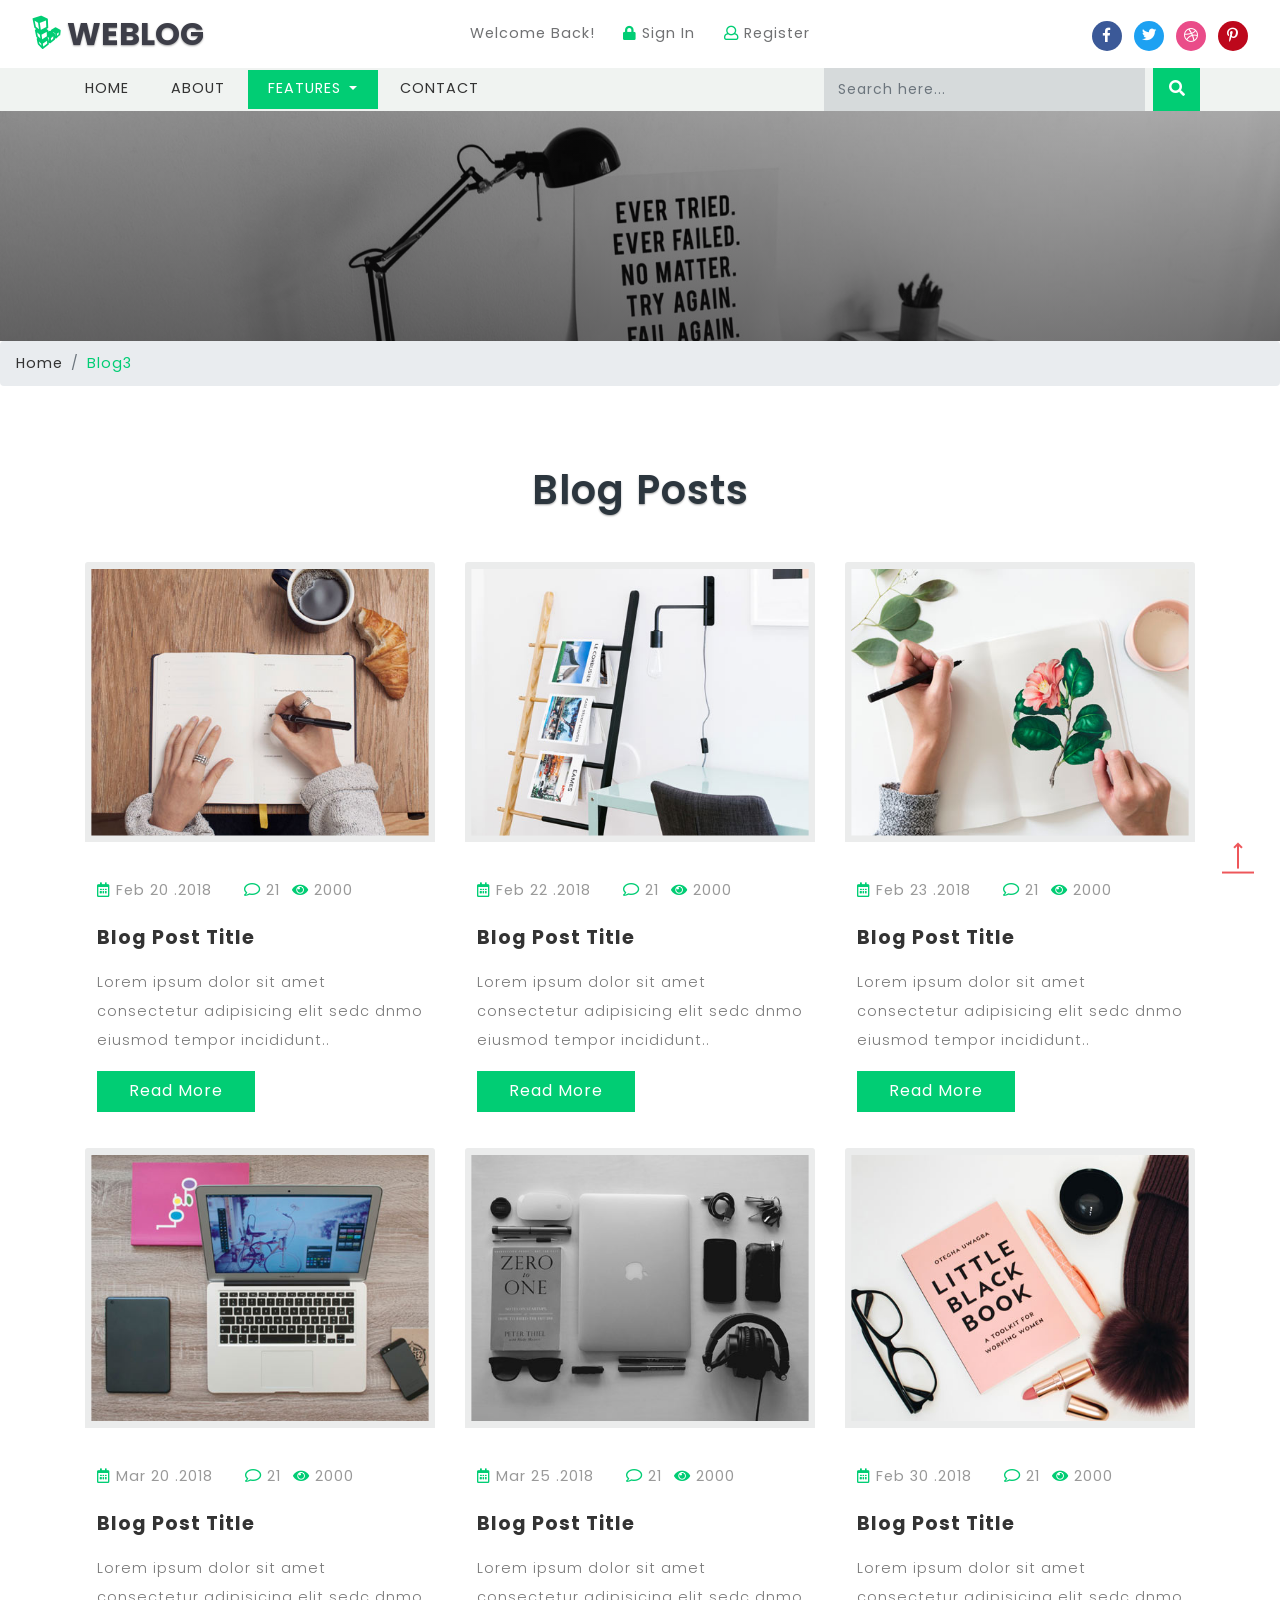
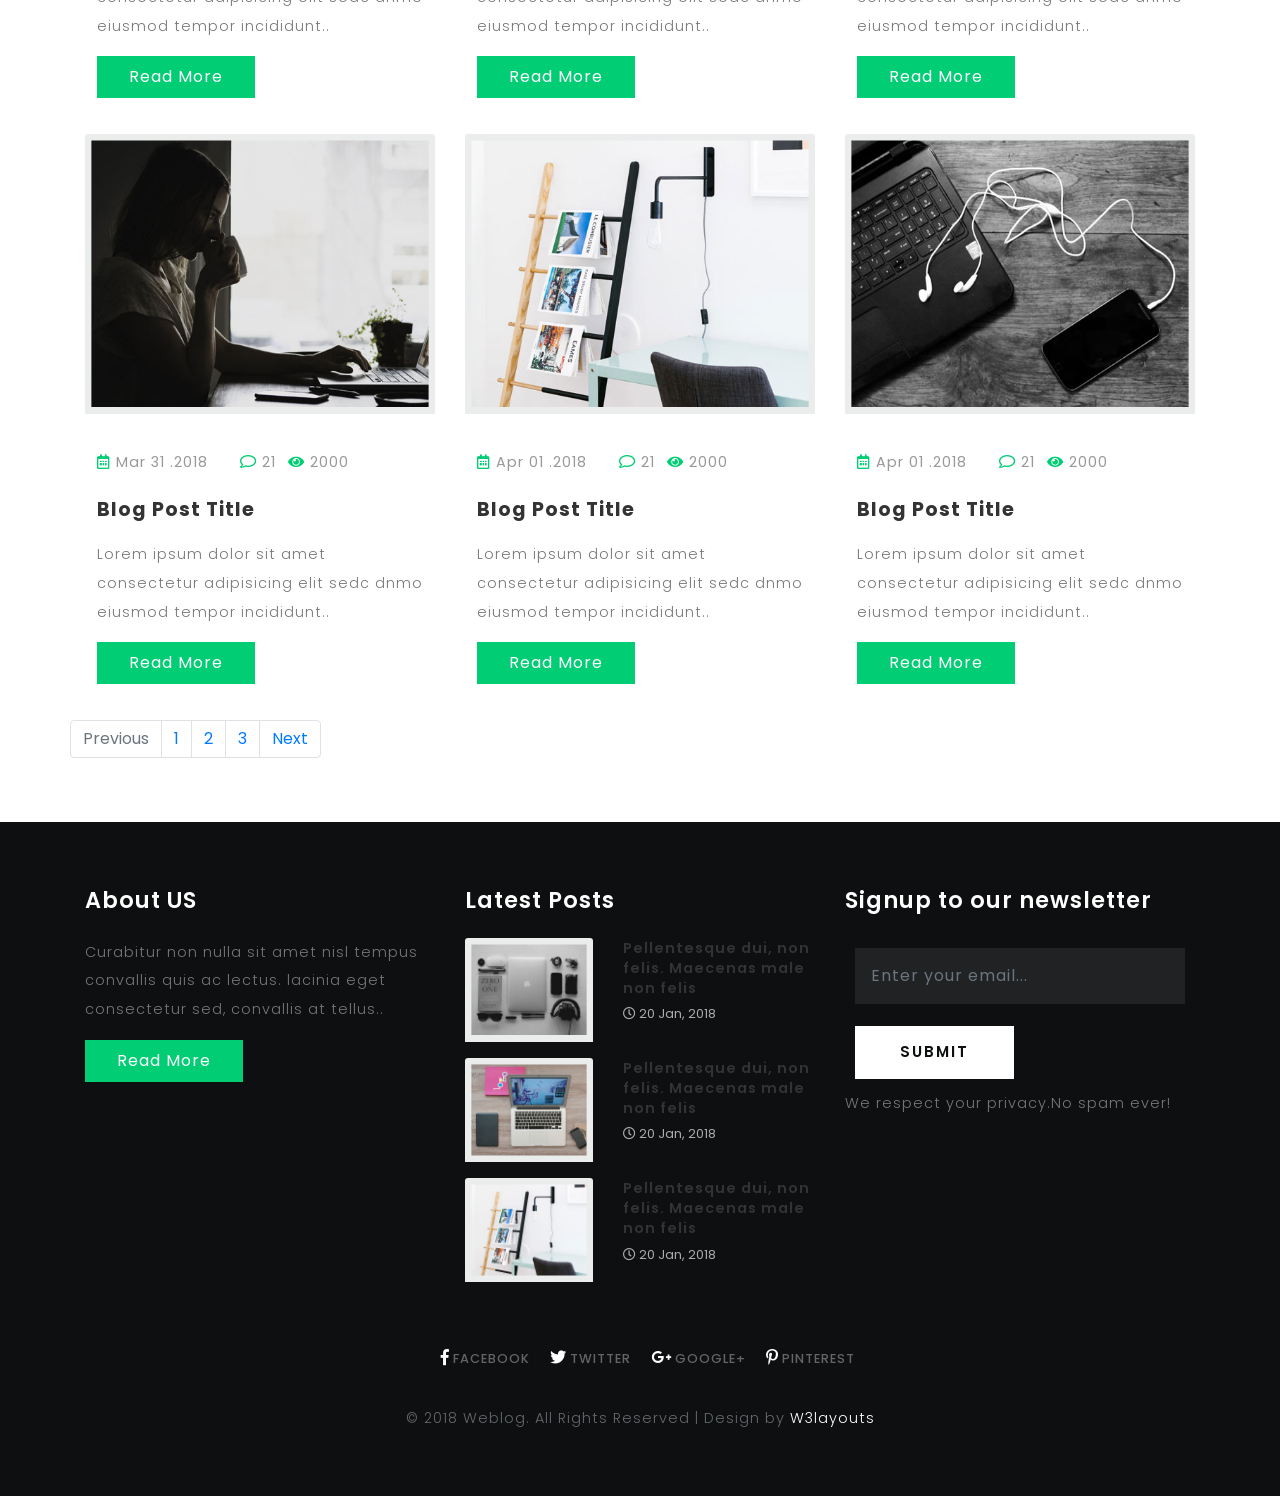
<file: CoreBlog/wwwroot/web/index.html>
<!--
	Author: W3layouts
	Author URL: http://w3layouts.com
	License: Creative Commons Attribution 3.0 Unported
	License URL: http://creativecommons.org/licenses/by/3.0/
-->

<!DOCTYPE html>
<html lang="zxx">

<head>
	<title>Weblog a Blogging Category Bootstrap responsive WebTemplate | Blog3 :: w3layouts</title>
	<meta name="viewport" content="width=device-width, initial-scale=1">
	<meta charset="utf-8">
	<meta name="keywords" content="Weblog a Responsive web template, Bootstrap Web Templates, Flat Web Templates, Android Compatible web template,
Smartphone Compatible web template, free webdesigns for Nokia, Samsung, LG, SonyEricsson, Motorola web design" />

	<script>addEventListener("load", function () {
			setTimeout(hideURLbar, 0);
		}, false);

		function hideURLbar() {
			window.scrollTo(0, 1);
		}</script>
	<link href="css/bootstrap.css" rel='stylesheet' type='text/css' />
	<link rel="stylesheet" href="css/single.css">
	<link href="css/style.css" rel='stylesheet' type='text/css' />
	<link href="css/fontawesome-all.css" rel="stylesheet">
	<link href="//fonts.googleapis.com/css?family=Poppins:100,100i,200,200i,300,300i,400,400i,500,500i,600,600i,700,700i,800"
		  rel="stylesheet">
</head>

<body>
	<!--Header-->

	<header>
		<div class="top-bar_sub_w3layouts container-fluid">
			<div class="row">
				<div class="col-md-4 logo text-left">
					<a class="navbar-brand" href="index.html">
						<i class="fab fa-linode"></i> Weblog
					</a>
				</div>
				<div class="col-md-4 top-forms text-center mt-lg-3 mt-md-1 mt-0">
					<span>Welcome Back!</span>
					<span class="mx-lg-4 mx-md-2  mx-1">
						<a href="login.html">
							<i class="fas fa-lock"></i> Sign In
						</a>
					</span>
					<span>
						<a href="register.html">
							<i class="far fa-user"></i> Register
						</a>
					</span>
				</div>
				<div class="col-md-4 log-icons text-right">

					<ul class="social_list1 mt-3">

						<li>
							<a href="#" class="facebook1 mx-2">
								<i class="fab fa-facebook-f"></i>

							</a>
						</li>
						<li>
							<a href="#" class="twitter2">
								<i class="fab fa-twitter"></i>

							</a>
						</li>
						<li>
							<a href="#" class="dribble3 mx-2">
								<i class="fab fa-dribbble"></i>
							</a>
						</li>
						<li>
							<a href="#" class="pin">
								<i class="fab fa-pinterest-p"></i>
							</a>
						</li>
					</ul>
				</div>
			</div>
		</div>

		<div class="header_top" id="home">
			<nav class="navbar navbar-expand-lg navbar-light bg-light">
				<button class="navbar-toggler navbar-toggler-right mx-auto" type="button" data-toggle="collapse" data-target="#navbarSupportedContent" aria-controls="navbarSupportedContent"
						aria-expanded="false" aria-label="Toggle navigation">
					<span class="navbar-toggler-icon"></span>
				</button>


				<div class="collapse navbar-collapse" id="navbarSupportedContent">
					<ul class="navbar-nav mr-auto">
						<li class="nav-item">
							<a class="nav-link" href="index.html">
								Home
								<span class="sr-only">(current)</span>
							</a>
						</li>
						<li class="nav-item">
							<a class="nav-link" href="about.html">About</a>
						</li>
						<li class="nav-item dropdown active">
							<a class="nav-link dropdown-toggle" href="#" id="navbarDropdown" role="button" data-toggle="dropdown" aria-haspopup="true"
							   aria-expanded="false">
								Features
							</a>
							<div class="dropdown-menu" aria-labelledby="navbarDropdown">
								<a class="dropdown-item" href="#"></a>
								<a class="dropdown-item" href="blog1.html">Standard Blog</a>
								<div class="dropdown-divider"></div>
								<a class="dropdown-item" href="blog2.html">2 Column Blog</a>
								<div class="dropdown-divider"></div>
								<a class="dropdown-item" href="blog3.html">3 Column Blog</a>

							</div>
						</li>
						<li class="nav-item">
							<a class="nav-link" href="contact.html">Contact</a>
						</li>

					</ul>
					<form action="#" method="post" class="form-inline my-2 my-lg-0 header-search">
						<input class="form-control mr-sm-2" type="search" placeholder="Search here..." name="Search" required="">
						<button class="btn btn1 my-2 my-sm-0" type="submit">
							<i class="fas fa-search"></i>
						</button>
					</form>



				</div>
			</nav>

		</div>
	</header>
	<!--//header-->
	<!--/banner-->
	<div class="banner-inner">
	</div>
	<ol class="breadcrumb">
		<li class="breadcrumb-item">
			<a href="index.html">Home</a>
		</li>
		<li class="breadcrumb-item active">Blog3</li>
	</ol>
	<!--//banner-->
	<!--/main-->
	<section class="main-content-w3layouts-agileits">
		<div class="container">
			<h3 class="tittle">Blog Posts</h3>
			<div class="inner-sec">
				<!--left-->
				<div class="left-blog-info-w3layouts-agileits text-left">
					<div class="row">
						<div class="col-lg-4 card">
							<a href="single.html">
								<img src="images/7.jpg" class="card-img-top img-fluid" alt="">
							</a>
							<div class="card-body">
								<ul class="blog-icons my-4">
									<li>
										<a href="#">
											<i class="far fa-calendar-alt"></i> Feb 20 .2018
										</a>
									</li>
									<li class="mx-2">
										<a href="#">
											<i class="far fa-comment"></i> 21
										</a>
									</li>
									<li>
										<a href="#">
											<i class="fas fa-eye"></i> 2000
										</a>
									</li>

								</ul>
								<h5 class="card-title">
									<a href="single.html">Blog Post Title</a>
								</h5>
								<p class="card-text mb-3">Lorem ipsum dolor sit amet consectetur adipisicing elit sedc dnmo eiusmod tempor incididunt.. </p>
								<a href="single.html" class="btn btn-primary read-m">Read More</a>
							</div>
						</div>
						<div class="col-lg-4 card">
							<a href="single.html">
								<img src="images/6.jpg" class="card-img-top img-fluid" alt="">
							</a>
							<div class="card-body">
								<ul class="blog-icons my-4">
									<li>
										<a href="#">
											<i class="far fa-calendar-alt"></i> Feb 22 .2018
										</a>
									</li>
									<li class="mx-2">
										<a href="#">
											<i class="far fa-comment"></i> 21
										</a>
									</li>
									<li>
										<a href="#">
											<i class="fas fa-eye"></i> 2000
										</a>
									</li>

								</ul>
								<h5 class="card-title ">
									<a href="single.html">Blog Post Title</a>
								</h5>
								<p class="card-text mb-3">Lorem ipsum dolor sit amet consectetur adipisicing elit sedc dnmo eiusmod tempor incididunt.. </p>
								<a href="single.html" class="btn btn-primary read-m">Read More</a>
							</div>
						</div>
						<div class="col-lg-4 card">
							<a href="single.html">
								<img src="images/2.jpg" class="card-img-top img-fluid" alt="">
							</a>
							<div class="card-body">
								<ul class="blog-icons my-4">
									<li>
										<a href="#">
											<i class="far fa-calendar-alt"></i> Feb 23 .2018
										</a>
									</li>
									<li class="mx-2">
										<a href="#">
											<i class="far fa-comment"></i> 21
										</a>
									</li>
									<li>
										<a href="#">
											<i class="fas fa-eye"></i> 2000
										</a>
									</li>

								</ul>
								<h5 class="card-title ">
									<a href="single.html">Blog Post Title</a>
								</h5>
								<p class="card-text mb-3">Lorem ipsum dolor sit amet consectetur adipisicing elit sedc dnmo eiusmod tempor incididunt.. </p>
								<a href="single.html" class="btn btn-primary read-m">Read More</a>
							</div>
						</div>
						<div class="col-lg-4 card my-lg-4 my-md-1 my-0">
							<a href="single.html">
								<img src="images/5.jpg" class="card-img-top img-fluid" alt="">
							</a>
							<div class="card-body">
								<ul class="blog-icons my-4">
									<li>
										<a href="#">
											<i class="far fa-calendar-alt"></i> Mar 20 .2018
										</a>
									</li>
									<li class="mx-2">
										<a href="#">
											<i class="far fa-comment"></i> 21
										</a>
									</li>
									<li>
										<a href="#">
											<i class="fas fa-eye"></i> 2000
										</a>
									</li>

								</ul>
								<h5 class="card-title">
									<a href="single.html">Blog Post Title</a>
								</h5>
								<p class="card-text mb-3">Lorem ipsum dolor sit amet consectetur adipisicing elit sedc dnmo eiusmod tempor incididunt.. </p>
								<a href="single.html" class="btn btn-primary read-m">Read More</a>
							</div>
						</div>
						<div class="col-lg-4 card my-4">
							<a href="single.html">
								<img src="images/4.jpg" class="card-img-top img-fluid" alt="">
							</a>
							<div class="card-body">
								<ul class="blog-icons my-4">
									<li>
										<a href="#">
											<i class="far fa-calendar-alt"></i> Mar 25 .2018
										</a>
									</li>
									<li class="mx-2">
										<a href="#">
											<i class="far fa-comment"></i> 21
										</a>
									</li>
									<li>
										<a href="#">
											<i class="fas fa-eye"></i> 2000
										</a>
									</li>

								</ul>
								<h5 class="card-title ">
									<a href="single.html">Blog Post Title</a>
								</h5>
								<p class="card-text mb-3">Lorem ipsum dolor sit amet consectetur adipisicing elit sedc dnmo eiusmod tempor incididunt.. </p>
								<a href="single.html" class="btn btn-primary read-m">Read More</a>
							</div>
						</div>
						<div class="col-lg-4 card my-lg-4 my-md-1 my-0">
							<a href="single.html">
								<img src="images/3.jpg" class="card-img-top img-fluid" alt="">
							</a>
							<div class="card-body">
								<ul class="blog-icons my-4">
									<li>
										<a href="#">
											<i class="far fa-calendar-alt"></i> Feb 30 .2018
										</a>
									</li>
									<li class="mx-2">
										<a href="#">
											<i class="far fa-comment"></i> 21
										</a>
									</li>
									<li>
										<a href="#">
											<i class="fas fa-eye"></i> 2000
										</a>
									</li>

								</ul>
								<h5 class="card-title ">
									<a href="single.html">Blog Post Title</a>
								</h5>
								<p class="card-text mb-3">Lorem ipsum dolor sit amet consectetur adipisicing elit sedc dnmo eiusmod tempor incididunt.. </p>
								<a href="single.html" class="btn btn-primary read-m">Read More</a>
							</div>
						</div>
						<div class="col-lg-4 card">
							<a href="single.html">
								<img src="images/1.jpg" class="card-img-top img-fluid" alt="">
							</a>
							<div class="card-body">
								<ul class="blog-icons my-4">
									<li>
										<a href="#">
											<i class="far fa-calendar-alt"></i> Mar 31 .2018
										</a>
									</li>
									<li class="mx-2">
										<a href="#">
											<i class="far fa-comment"></i> 21
										</a>
									</li>
									<li>
										<a href="#">
											<i class="fas fa-eye"></i> 2000
										</a>
									</li>

								</ul>
								<h5 class="card-title ">
									<a href="single.html">Blog Post Title</a>
								</h5>
								<p class="card-text mb-3">Lorem ipsum dolor sit amet consectetur adipisicing elit sedc dnmo eiusmod tempor incididunt.. </p>
								<a href="single.html" class="btn btn-primary read-m">Read More</a>
							</div>
						</div>
						<div class="col-lg-4 card">
							<a href="single.html">
								<img src="images/6.jpg" class="card-img-top img-fluid" alt="">
							</a>
							<div class="card-body">
								<ul class="blog-icons my-4">
									<li>
										<a href="#">
											<i class="far fa-calendar-alt"></i> Apr 01 .2018
										</a>
									</li>
									<li class="mx-2">
										<a href="#">
											<i class="far fa-comment"></i> 21
										</a>
									</li>
									<li>
										<a href="#">
											<i class="fas fa-eye"></i> 2000
										</a>
									</li>

								</ul>
								<h5 class="card-title ">
									<a href="single.html">Blog Post Title</a>
								</h5>
								<p class="card-text mb-3">Lorem ipsum dolor sit amet consectetur adipisicing elit sedc dnmo eiusmod tempor incididunt.. </p>
								<a href="single.html" class="btn btn-primary read-m">Read More</a>
							</div>
						</div>
						<div class="col-lg-4 card">
							<a href="single.html">
								<img src="images/8.jpg" class="card-img-top img-fluid" alt="">
							</a>
							<div class="card-body">
								<ul class="blog-icons my-4">
									<li>
										<a href="#">
											<i class="far fa-calendar-alt"></i> Apr 01 .2018
										</a>
									</li>
									<li class="mx-2">
										<a href="#">
											<i class="far fa-comment"></i> 21
										</a>
									</li>
									<li>
										<a href="#">
											<i class="fas fa-eye"></i> 2000
										</a>
									</li>

								</ul>
								<h5 class="card-title ">
									<a href="single.html">Blog Post Title</a>
								</h5>
								<p class="card-text mb-3">Lorem ipsum dolor sit amet consectetur adipisicing elit sedc dnmo eiusmod tempor incididunt.. </p>
								<a href="single.html" class="btn btn-primary read-m">Read More</a>
							</div>
						</div>
						<nav aria-label="Page navigation example">
							<ul class="pagination justify-content-left mt-4">
								<li class="page-item disabled">
									<a class="page-link" href="#" tabindex="-1">Previous</a>
								</li>
								<li class="page-item">
									<a class="page-link" href="#">1</a>
								</li>
								<li class="page-item">
									<a class="page-link" href="#">2</a>
								</li>
								<li class="page-item">
									<a class="page-link" href="#">3</a>
								</li>
								<li class="page-item">
									<a class="page-link" href="#">Next</a>
								</li>
							</ul>
						</nav>
					</div>
					<!--//left-->
				</div>
			</div>
		</div>
	</section>
	<!--//main-->
	<!--footer-->
	<footer>
		<div class="container">
			<div class="row">
				<div class="col-lg-4 footer-grid-agileits-w3ls text-left">
					<h3>About US</h3>
					<p>Curabitur non nulla sit amet nisl tempus convallis quis ac lectus. lacinia eget consectetur sed, convallis at tellus..</p>
					<div class="read">
						<a href="single.html" class="btn btn-primary read-m">Read More</a>
					</div>
				</div>
				<div class="col-lg-4 footer-grid-agileits-w3ls text-left">

					<div class="tech-btm">
						<h3>Latest Posts</h3>
						<div class="blog-grids row mb-3">
							<div class="col-md-5 blog-grid-left">
								<a href="single.html">
									<img src="images/4.jpg" class="card-img-top img-fluid" alt="">
								</a>
							</div>
							<div class="col-md-7 blog-grid-right">

								<h5>
									<a href="single.html">Pellentesque dui, non felis. Maecenas male non felis </a>
								</h5>
								<div class="sub-meta">
									<span>
										<i class="far fa-clock"></i> 20 Jan, 2018
									</span>
								</div>
							</div>

						</div>
						<div class="blog-grids row mb-3">
							<div class="col-md-5 blog-grid-left">
								<a href="single.html">
									<img src="images/5.jpg" class="card-img-top img-fluid" alt="">
								</a>
							</div>
							<div class="col-md-7 blog-grid-right">

								<h5>
									<a href="single.html">Pellentesque dui, non felis. Maecenas male non felis </a>
								</h5>
								<div class="sub-meta">
									<span>
										<i class="far fa-clock"></i> 20 Jan, 2018
									</span>
								</div>
							</div>

						</div>
						<div class="blog-grids row mb-3">
							<div class="col-md-5 blog-grid-left">
								<a href="single.html">
									<img src="images/6.jpg" class="card-img-top img-fluid" alt="">
								</a>
							</div>
							<div class="col-md-7 blog-grid-right">

								<h5>
									<a href="single.html">Pellentesque dui, non felis. Maecenas male non felis </a>
								</h5>
								<div class="sub-meta">
									<span>
										<i class="far fa-clock"></i> 20 Jan, 2018
									</span>
								</div>
							</div>

						</div>
					</div>
				</div>
				<!-- subscribe -->
				<div class="col-lg-4 subscribe-main footer-grid-agileits-w3ls text-left">
					<h2>Signup to our newsletter</h2>
					<div class="subscribe-main text-left">
						<div class="subscribe-form">
							<form action="#" method="post" class="subscribe_form">
								<input class="form-control" type="email" placeholder="Enter your email..." required="">
								<button type="submit" class="btn btn-primary submit">Submit</button>
							</form>
							<div class="clearfix"> </div>
						</div>
						<p>We respect your privacy.No spam ever!</p>
					</div>
					<!-- //subscribe -->
				</div>
			</div>
			<!-- footer -->
			<div class="footer-cpy text-center">
				<div class="footer-social">
					<div class="copyrighttop">
						<ul>
							<li class="mx-3">
								<a class="facebook" href="#">
									<i class="fab fa-facebook-f"></i>
									<span>Facebook</span>
								</a>
							</li>
							<li>
								<a class="facebook" href="#">
									<i class="fab fa-twitter"></i>
									<span>Twitter</span>
								</a>
							</li>
							<li class="mx-3">
								<a class="facebook" href="#">
									<i class="fab fa-google-plus-g"></i>
									<span>Google+</span>
								</a>
							</li>
							<li>
								<a class="facebook" href="#">
									<i class="fab fa-pinterest-p"></i>
									<span>Pinterest</span>
								</a>
							</li>
						</ul>

					</div>
				</div>
				<div class="w3layouts-agile-copyrightbottom">
					<p>
						© 2018 Weblog. All Rights Reserved | Design by
						<a href="http://w3layouts.com/">W3layouts</a>
					</p>

				</div>
			</div>

			<!-- //footer -->


		</div>
	</footer>
	<!---->
	<!-- js -->
	<script src="js/jquery-2.2.3.min.js"></script>
	<!-- //js -->
	<!--/ start-smoth-scrolling -->
	<script src="js/move-top.js"></script>
	<script src="js/easing.js"></script>
	<script>jQuery(document).ready(function ($) {
			$(".scroll").click(function (event) {
				event.preventDefault();
				$('html,body').animate({
					scrollTop: $(this.hash).offset().top
				}, 900);
			});
		});</script>
	<!--// end-smoth-scrolling -->

	<script>$(document).ready(function () {
			/*
									var defaults = {
											containerID: 'toTop', // fading element id
										containerHoverID: 'toTopHover', // fading element hover id
										scrollSpeed: 1200,
										easingType: 'linear'
										};
									*/

			$().UItoTop({
				easingType: 'easeOutQuart'
			});

		});</script>
	<a href="#home" class="scroll" id="toTop" style="display: block;">
		<span id="toTopHover" style="opacity: 1;"> </span>
	</a>

	<!-- //Custom-JavaScript-File-Links -->
	<script src="js/bootstrap.js"></script>


</body>

</html>
</file>
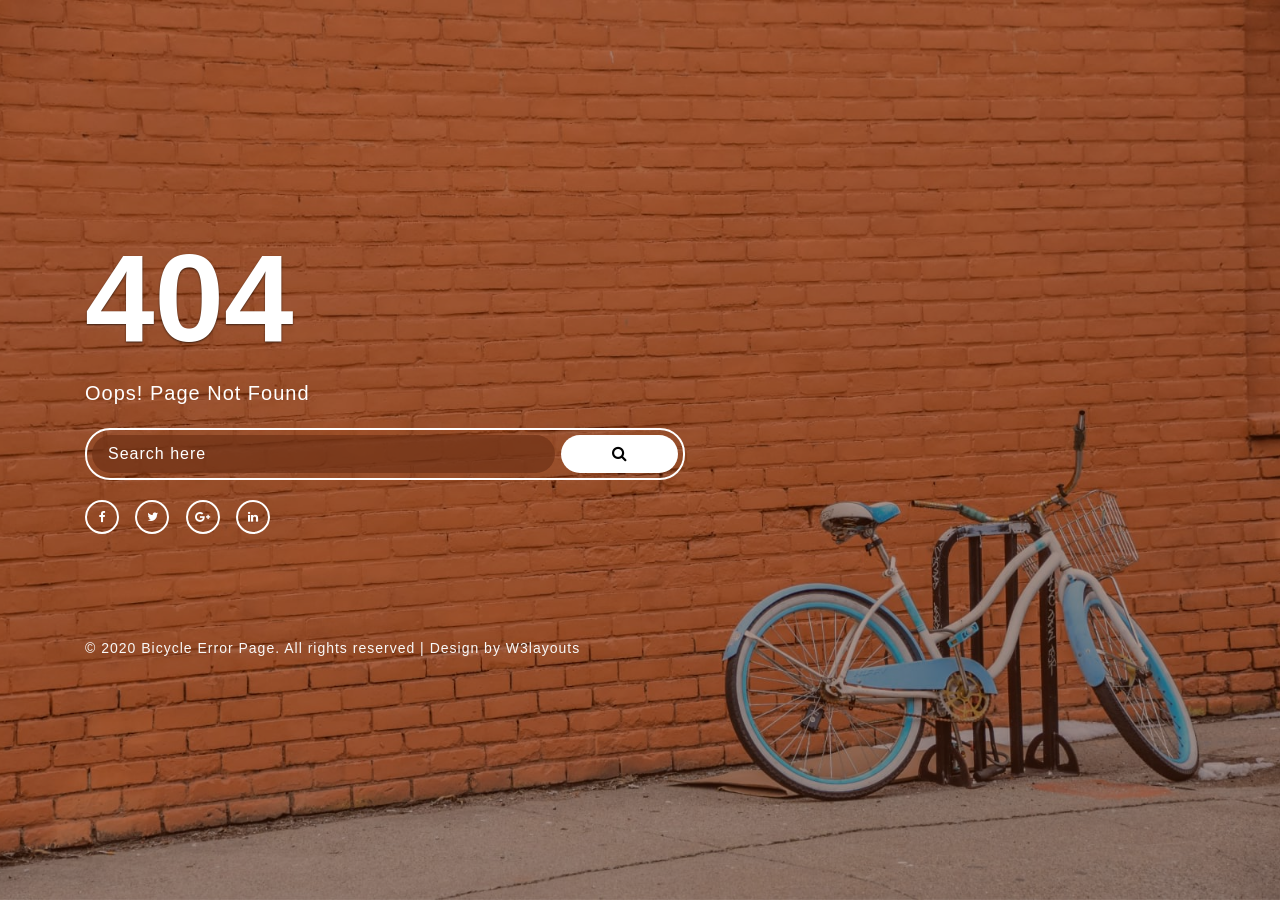
<file: CoreBlog/wwwroot/weberror/index.html>
<!--
Author: W3layouts
Author URL: http://w3layouts.com
-->
<!DOCTYPE html>
<html lang="zxx">

<head>
	<title>Bicycle Error Page Responsive Widget Template :: W3layouts</title>
	<!-- Meta tag Keywords -->
	<meta name="viewport" content="width=device-width, initial-scale=1">
	<meta charset="UTF-8" />
	<meta name="keywords"
		content="Bicycle Error Page Responsive web template, Bootstrap Web Templates, Flat Web Templates, Android Compatible web template, Smartphone Compatible web template, free webdesigns for Nokia, Samsung, LG, SonyEricsson, Motorola web design" />
	<script>
		addEventListener("load", function () {
			setTimeout(hideURLbar, 0);
		}, false);

		function hideURLbar() {
			window.scrollTo(0, 1);
		}
	</script>
	<!-- //Meta tag Keywords -->
	<!--/Style-CSS -->
	<link rel="stylesheet" href="css/style.css" type="text/css" media="all" />
	<!--//Style-CSS -->
	<!-- font-awesome-icons -->
	<link href="css/font-awesome.css" rel="stylesheet">
	<!-- //font-awesome-icons -->
</head>

<body>
	<section class="w3l-error-61-404">
		<!-- /error-61-section -->
		<div class="error-61-mian">
			<div class="wrapper">
				<div class="errors-16-top">
					<div class="errors-16-info">
						<h3>404 </h3>

						<p>Oops! Page Not Found</p>
						<form action="#" method="post" class="d-flex error-page-form">
							<input type="search" placeholder="Search here" required="required">
							<button type="submit"><span class="fa fa-search" aria-hidden="true"></span></button>
						</form>
						<div class="social-coming-icons">
							<a href="#" title="Facebook" class="footer-fb"><span class="fa fa-facebook"
									aria-hidden="true"></span></a>
							<a href="#" title="Twitter" class="footer-tw"><span class="fa fa-twitter"
									aria-hidden="true"></span></a>
							<a href="#" title="Google Plus" class="footer-gg"><span class="fa fa-google-plus"
									aria-hidden="true"></span></a>
							<a href="#" title="Linkedin" class="footer-lin"><span class="fa fa-linkedin"
									aria-hidden="true"></span></a>
						</div>
					
					</div>

				</div>
				<div class="copyright-footer">
					<div class="copy-right">
						<p>© 2020 Bicycle Error Page. All rights reserved | Design by
							<a href="http://w3layouts.com/" target="_blank">W3layouts</a></p>
					</div>
				</div>
			</div>
		</div>
	</section>
	<!-- //error-61-section -->
</body>

</html>
</file>
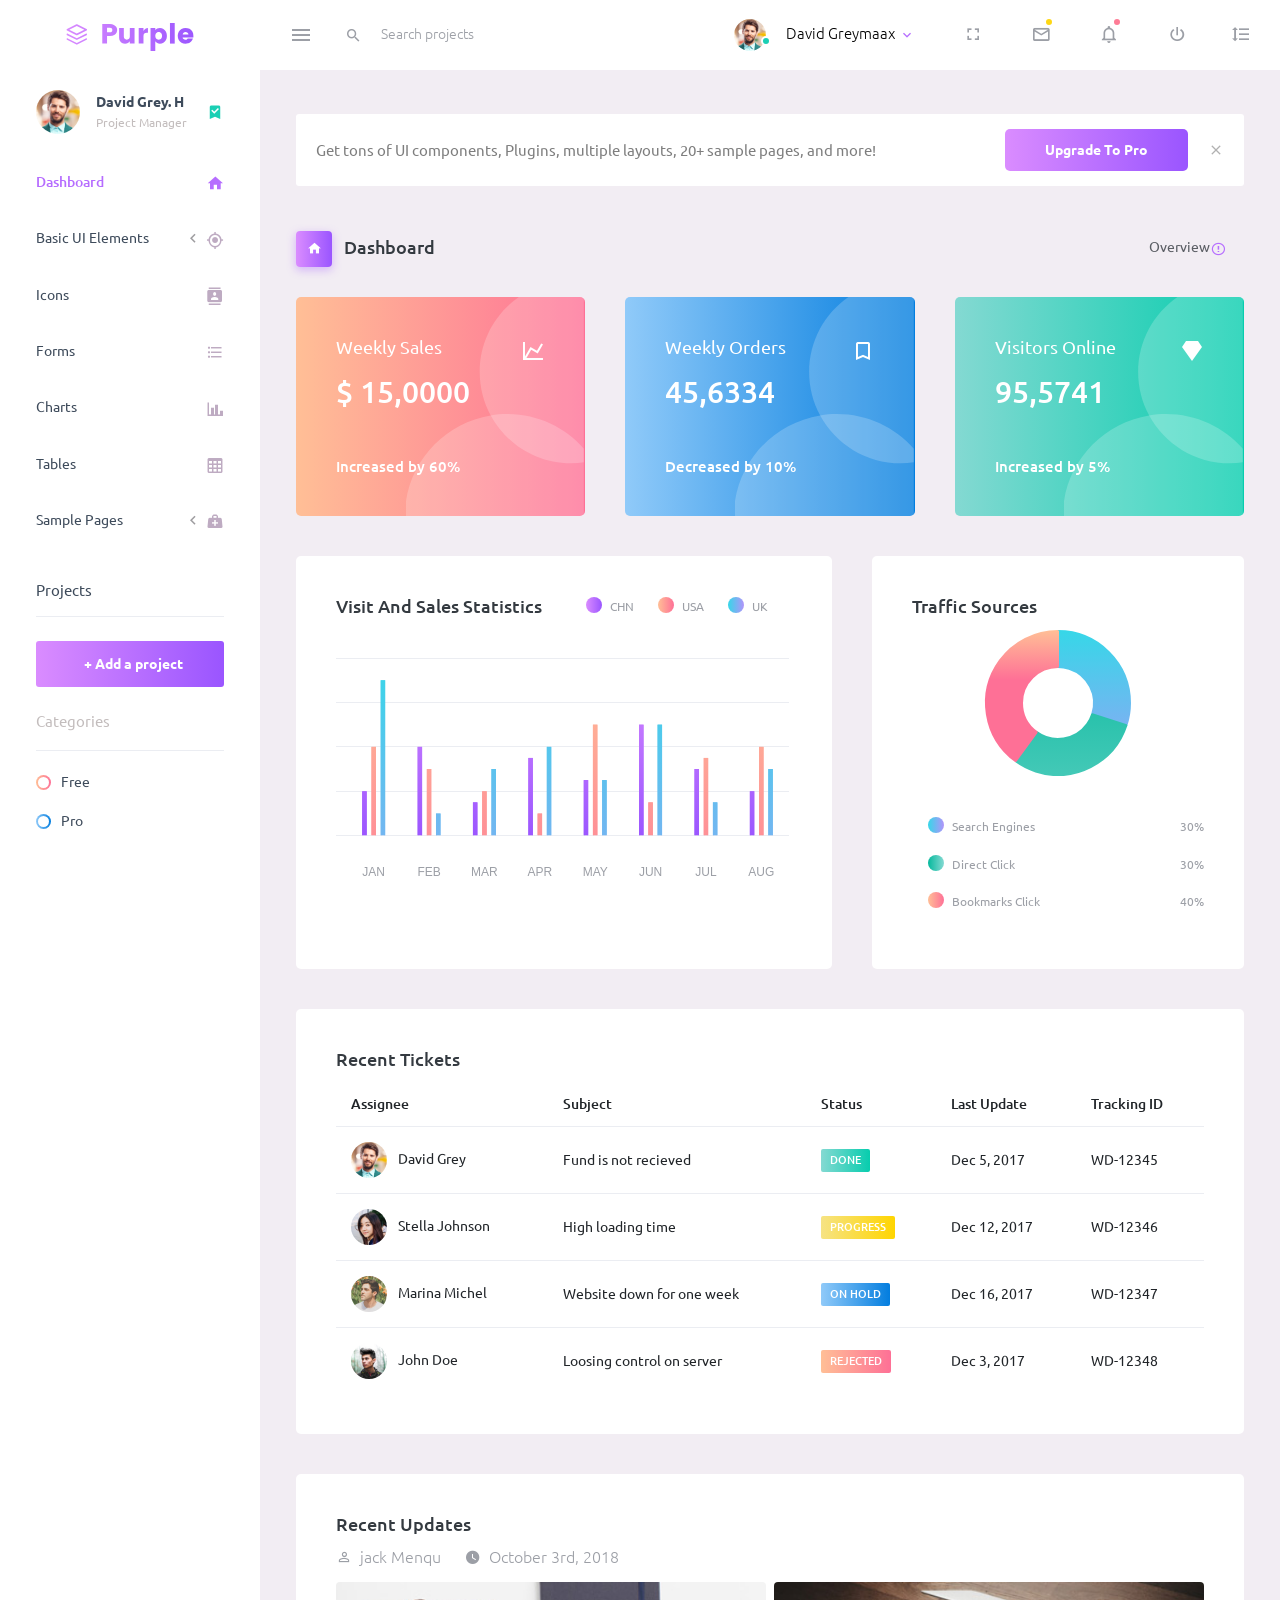
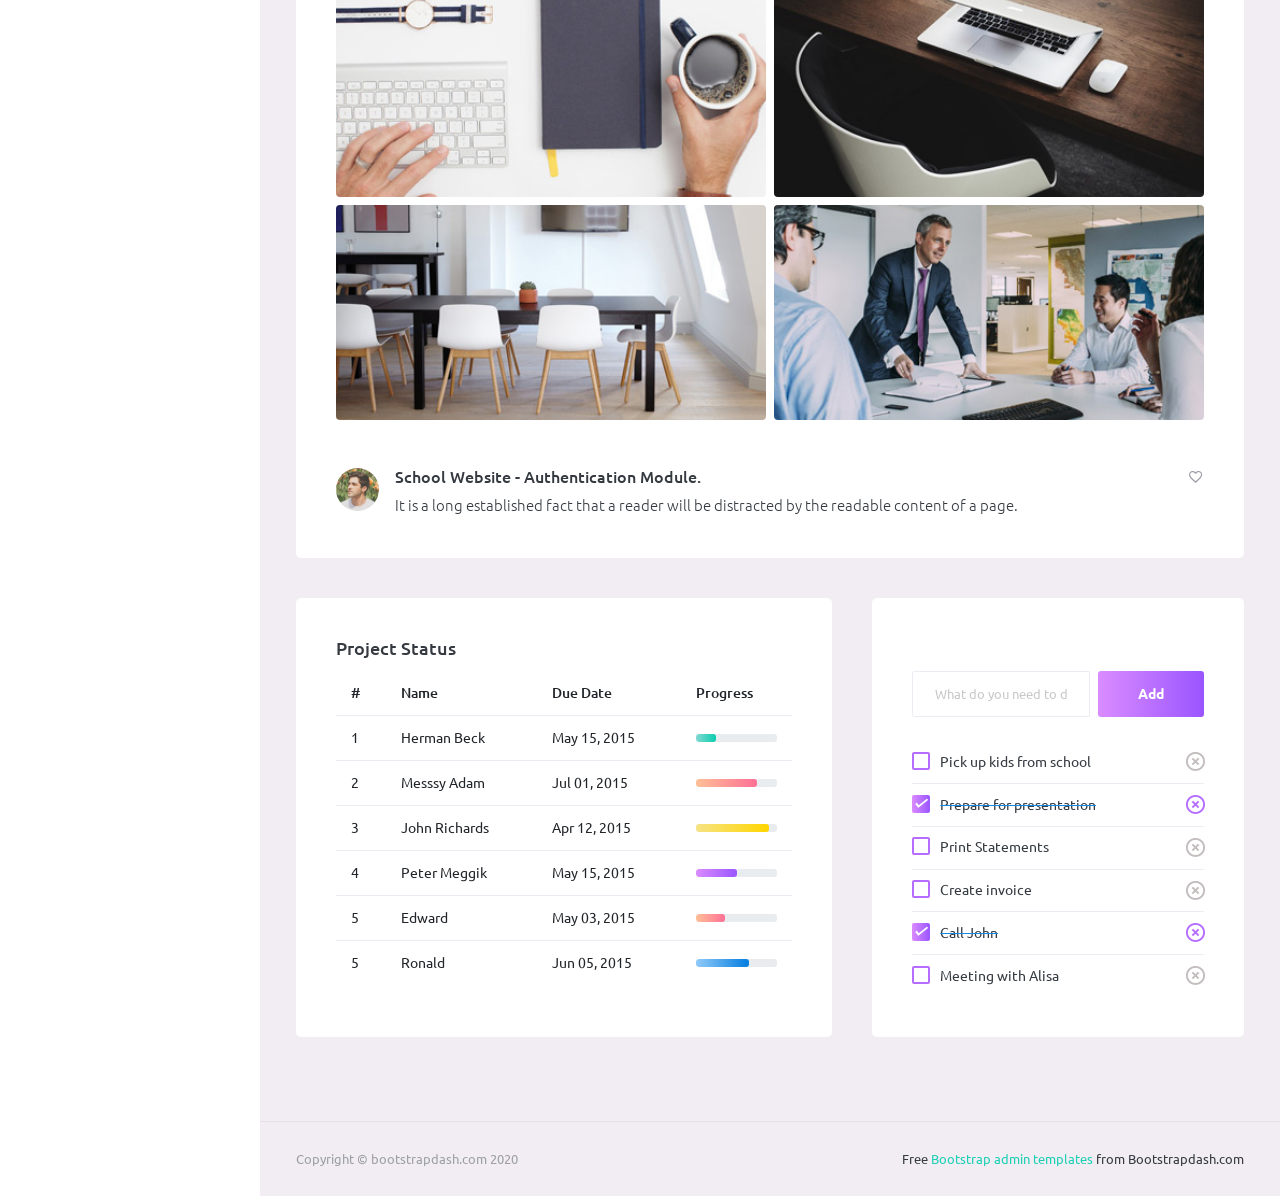
<file: CoreBlog/wwwroot/writer/index.html>
<!DOCTYPE html>
<html lang="en">
  <head>
    <!-- Required meta tags -->
    <meta charset="utf-8">
    <meta name="viewport" content="width=device-width, initial-scale=1, shrink-to-fit=no">
    <title>Purple Admin</title>
    <!-- plugins:css -->
    <link rel="stylesheet" href="assets/vendors/mdi/css/materialdesignicons.min.css">
    <link rel="stylesheet" href="assets/vendors/css/vendor.bundle.base.css">
    <!-- endinject -->
    <!-- Plugin css for this page -->
    <!-- End plugin css for this page -->
    <!-- inject:css -->
    <!-- endinject -->
    <!-- Layout styles -->
    <link rel="stylesheet" href="assets/css/style.css">
    <!-- End layout styles -->
    <link rel="shortcut icon" href="assets/images/favicon.ico" />
  </head>
  <body>
    <div class="container-scroller">
      <!-- partial:partials/_navbar.html -->
      <nav class="navbar default-layout-navbar col-lg-12 col-12 p-0 fixed-top d-flex flex-row">
        <div class="text-center navbar-brand-wrapper d-flex align-items-center justify-content-center">
          <a class="navbar-brand brand-logo" href="index.html"><img src="assets/images/logo.svg" alt="logo" /></a>
          <a class="navbar-brand brand-logo-mini" href="index.html"><img src="assets/images/logo-mini.svg" alt="logo" /></a>
        </div>
        <div class="navbar-menu-wrapper d-flex align-items-stretch">
          <button class="navbar-toggler navbar-toggler align-self-center" type="button" data-toggle="minimize">
            <span class="mdi mdi-menu"></span>
          </button>
          <div class="search-field d-none d-md-block">
            <form class="d-flex align-items-center h-100" action="#">
              <div class="input-group">
                <div class="input-group-prepend bg-transparent">
                  <i class="input-group-text border-0 mdi mdi-magnify"></i>
                </div>
                <input type="text" class="form-control bg-transparent border-0" placeholder="Search projects">
              </div>
            </form>
          </div>
          <ul class="navbar-nav navbar-nav-right">
            <li class="nav-item nav-profile dropdown">
              <a class="nav-link dropdown-toggle" id="profileDropdown" href="#" data-toggle="dropdown" aria-expanded="false">
                <div class="nav-profile-img">
                  <img src="assets/images/faces/face1.jpg" alt="image">
                  <span class="availability-status online"></span>
                </div>
                <div class="nav-profile-text">
                  <p class="mb-1 text-black">David Greymaax</p>
                </div>
              </a>
              <div class="dropdown-menu navbar-dropdown" aria-labelledby="profileDropdown">
                <a class="dropdown-item" href="#">
                  <i class="mdi mdi-cached mr-2 text-success"></i> Activity Log </a>
                <div class="dropdown-divider"></div>
                <a class="dropdown-item" href="#">
                  <i class="mdi mdi-logout mr-2 text-primary"></i> Signout </a>
              </div>
            </li>
            <li class="nav-item d-none d-lg-block full-screen-link">
              <a class="nav-link">
                <i class="mdi mdi-fullscreen" id="fullscreen-button"></i>
              </a>
            </li>
            <li class="nav-item dropdown">
              <a class="nav-link count-indicator dropdown-toggle" id="messageDropdown" href="#" data-toggle="dropdown" aria-expanded="false">
                <i class="mdi mdi-email-outline"></i>
                <span class="count-symbol bg-warning"></span>
              </a>
              <div class="dropdown-menu dropdown-menu-right navbar-dropdown preview-list" aria-labelledby="messageDropdown">
                <h6 class="p-3 mb-0">Messages</h6>
                <div class="dropdown-divider"></div>
                <a class="dropdown-item preview-item">
                  <div class="preview-thumbnail">
                    <img src="assets/images/faces/face4.jpg" alt="image" class="profile-pic">
                  </div>
                  <div class="preview-item-content d-flex align-items-start flex-column justify-content-center">
                    <h6 class="preview-subject ellipsis mb-1 font-weight-normal">Mark send you a message</h6>
                    <p class="text-gray mb-0"> 1 Minutes ago </p>
                  </div>
                </a>
                <div class="dropdown-divider"></div>
                <a class="dropdown-item preview-item">
                  <div class="preview-thumbnail">
                    <img src="assets/images/faces/face2.jpg" alt="image" class="profile-pic">
                  </div>
                  <div class="preview-item-content d-flex align-items-start flex-column justify-content-center">
                    <h6 class="preview-subject ellipsis mb-1 font-weight-normal">Cregh send you a message</h6>
                    <p class="text-gray mb-0"> 15 Minutes ago </p>
                  </div>
                </a>
                <div class="dropdown-divider"></div>
                <a class="dropdown-item preview-item">
                  <div class="preview-thumbnail">
                    <img src="assets/images/faces/face3.jpg" alt="image" class="profile-pic">
                  </div>
                  <div class="preview-item-content d-flex align-items-start flex-column justify-content-center">
                    <h6 class="preview-subject ellipsis mb-1 font-weight-normal">Profile picture updated</h6>
                    <p class="text-gray mb-0"> 18 Minutes ago </p>
                  </div>
                </a>
                <div class="dropdown-divider"></div>
                <h6 class="p-3 mb-0 text-center">4 new messages</h6>
              </div>
            </li>
            <li class="nav-item dropdown">
              <a class="nav-link count-indicator dropdown-toggle" id="notificationDropdown" href="#" data-toggle="dropdown">
                <i class="mdi mdi-bell-outline"></i>
                <span class="count-symbol bg-danger"></span>
              </a>
              <div class="dropdown-menu dropdown-menu-right navbar-dropdown preview-list" aria-labelledby="notificationDropdown">
                <h6 class="p-3 mb-0">Notifications</h6>
                <div class="dropdown-divider"></div>
                <a class="dropdown-item preview-item">
                  <div class="preview-thumbnail">
                    <div class="preview-icon bg-success">
                      <i class="mdi mdi-calendar"></i>
                    </div>
                  </div>
                  <div class="preview-item-content d-flex align-items-start flex-column justify-content-center">
                    <h6 class="preview-subject font-weight-normal mb-1">Event today</h6>
                    <p class="text-gray ellipsis mb-0"> Just a reminder that you have an event today </p>
                  </div>
                </a>
                <div class="dropdown-divider"></div>
                <a class="dropdown-item preview-item">
                  <div class="preview-thumbnail">
                    <div class="preview-icon bg-warning">
                      <i class="mdi mdi-settings"></i>
                    </div>
                  </div>
                  <div class="preview-item-content d-flex align-items-start flex-column justify-content-center">
                    <h6 class="preview-subject font-weight-normal mb-1">Settings</h6>
                    <p class="text-gray ellipsis mb-0"> Update dashboard </p>
                  </div>
                </a>
                <div class="dropdown-divider"></div>
                <a class="dropdown-item preview-item">
                  <div class="preview-thumbnail">
                    <div class="preview-icon bg-info">
                      <i class="mdi mdi-link-variant"></i>
                    </div>
                  </div>
                  <div class="preview-item-content d-flex align-items-start flex-column justify-content-center">
                    <h6 class="preview-subject font-weight-normal mb-1">Launch Admin</h6>
                    <p class="text-gray ellipsis mb-0"> New admin wow! </p>
                  </div>
                </a>
                <div class="dropdown-divider"></div>
                <h6 class="p-3 mb-0 text-center">See all notifications</h6>
              </div>
            </li>
            <li class="nav-item nav-logout d-none d-lg-block">
              <a class="nav-link" href="#">
                <i class="mdi mdi-power"></i>
              </a>
            </li>
            <li class="nav-item nav-settings d-none d-lg-block">
              <a class="nav-link" href="#">
                <i class="mdi mdi-format-line-spacing"></i>
              </a>
            </li>
          </ul>
          <button class="navbar-toggler navbar-toggler-right d-lg-none align-self-center" type="button" data-toggle="offcanvas">
            <span class="mdi mdi-menu"></span>
          </button>
        </div>
      </nav>
      <!-- partial -->
      <div class="container-fluid page-body-wrapper">
        <!-- partial:partials/_sidebar.html -->
        <nav class="sidebar sidebar-offcanvas" id="sidebar">
          <ul class="nav">
            <li class="nav-item nav-profile">
              <a href="#" class="nav-link">
                <div class="nav-profile-image">
                  <img src="assets/images/faces/face1.jpg" alt="profile">
                  <span class="login-status online"></span>
                  <!--change to offline or busy as needed-->
                </div>
                <div class="nav-profile-text d-flex flex-column">
                  <span class="font-weight-bold mb-2">David Grey. H</span>
                  <span class="text-secondary text-small">Project Manager</span>
                </div>
                <i class="mdi mdi-bookmark-check text-success nav-profile-badge"></i>
              </a>
            </li>
            <li class="nav-item">
              <a class="nav-link" href="index.html">
                <span class="menu-title">Dashboard</span>
                <i class="mdi mdi-home menu-icon"></i>
              </a>
            </li>
            <li class="nav-item">
              <a class="nav-link" data-toggle="collapse" href="#ui-basic" aria-expanded="false" aria-controls="ui-basic">
                <span class="menu-title">Basic UI Elements</span>
                <i class="menu-arrow"></i>
                <i class="mdi mdi-crosshairs-gps menu-icon"></i>
              </a>
              <div class="collapse" id="ui-basic">
                <ul class="nav flex-column sub-menu">
                  <li class="nav-item"> <a class="nav-link" href="pages/ui-features/buttons.html">Buttons</a></li>
                  <li class="nav-item"> <a class="nav-link" href="pages/ui-features/typography.html">Typography</a></li>
                </ul>
              </div>
            </li>
            <li class="nav-item">
              <a class="nav-link" href="pages/icons/mdi.html">
                <span class="menu-title">Icons</span>
                <i class="mdi mdi-contacts menu-icon"></i>
              </a>
            </li>
            <li class="nav-item">
              <a class="nav-link" href="pages/forms/basic_elements.html">
                <span class="menu-title">Forms</span>
                <i class="mdi mdi-format-list-bulleted menu-icon"></i>
              </a>
            </li>
            <li class="nav-item">
              <a class="nav-link" href="pages/charts/chartjs.html">
                <span class="menu-title">Charts</span>
                <i class="mdi mdi-chart-bar menu-icon"></i>
              </a>
            </li>
            <li class="nav-item">
              <a class="nav-link" href="pages/tables/basic-table.html">
                <span class="menu-title">Tables</span>
                <i class="mdi mdi-table-large menu-icon"></i>
              </a>
            </li>
            <li class="nav-item">
              <a class="nav-link" data-toggle="collapse" href="#general-pages" aria-expanded="false" aria-controls="general-pages">
                <span class="menu-title">Sample Pages</span>
                <i class="menu-arrow"></i>
                <i class="mdi mdi-medical-bag menu-icon"></i>
              </a>
              <div class="collapse" id="general-pages">
                <ul class="nav flex-column sub-menu">
                  <li class="nav-item"> <a class="nav-link" href="pages/samples/blank-page.html"> Blank Page </a></li>
                  <li class="nav-item"> <a class="nav-link" href="pages/samples/login.html"> Login </a></li>
                  <li class="nav-item"> <a class="nav-link" href="pages/samples/register.html"> Register </a></li>
                  <li class="nav-item"> <a class="nav-link" href="pages/samples/error-404.html"> 404 </a></li>
                  <li class="nav-item"> <a class="nav-link" href="pages/samples/error-500.html"> 500 </a></li>
                </ul>
              </div>
            </li>
            <li class="nav-item sidebar-actions">
              <span class="nav-link">
                <div class="border-bottom">
                  <h6 class="font-weight-normal mb-3">Projects</h6>
                </div>
                <button class="btn btn-block btn-lg btn-gradient-primary mt-4">+ Add a project</button>
                <div class="mt-4">
                  <div class="border-bottom">
                    <p class="text-secondary">Categories</p>
                  </div>
                  <ul class="gradient-bullet-list mt-4">
                    <li>Free</li>
                    <li>Pro</li>
                  </ul>
                </div>
              </span>
            </li>
          </ul>
        </nav>
        <!-- partial -->
        <div class="main-panel">
          <div class="content-wrapper">
            <div class="row" id="proBanner">
              <div class="col-12">
                <span class="d-flex align-items-center purchase-popup">
                  <p>Get tons of UI components, Plugins, multiple layouts, 20+ sample pages, and more!</p>
                  <a href="https://www.bootstrapdash.com/product/purple-bootstrap-admin-template?utm_source=organic&utm_medium=banner&utm_campaign=free-preview" target="_blank" class="btn download-button purchase-button ml-auto">Upgrade To Pro</a>
                  <i class="mdi mdi-close" id="bannerClose"></i>
                </span>
              </div>
            </div>
            <div class="page-header">
              <h3 class="page-title">
                <span class="page-title-icon bg-gradient-primary text-white mr-2">
                  <i class="mdi mdi-home"></i>
                </span> Dashboard
              </h3>
              <nav aria-label="breadcrumb">
                <ul class="breadcrumb">
                  <li class="breadcrumb-item active" aria-current="page">
                    <span></span>Overview <i class="mdi mdi-alert-circle-outline icon-sm text-primary align-middle"></i>
                  </li>
                </ul>
              </nav>
            </div>
            <div class="row">
              <div class="col-md-4 stretch-card grid-margin">
                <div class="card bg-gradient-danger card-img-holder text-white">
                  <div class="card-body">
                    <img src="assets/images/dashboard/circle.svg" class="card-img-absolute" alt="circle-image" />
                    <h4 class="font-weight-normal mb-3">Weekly Sales <i class="mdi mdi-chart-line mdi-24px float-right"></i>
                    </h4>
                    <h2 class="mb-5">$ 15,0000</h2>
                    <h6 class="card-text">Increased by 60%</h6>
                  </div>
                </div>
              </div>
              <div class="col-md-4 stretch-card grid-margin">
                <div class="card bg-gradient-info card-img-holder text-white">
                  <div class="card-body">
                    <img src="assets/images/dashboard/circle.svg" class="card-img-absolute" alt="circle-image" />
                    <h4 class="font-weight-normal mb-3">Weekly Orders <i class="mdi mdi-bookmark-outline mdi-24px float-right"></i>
                    </h4>
                    <h2 class="mb-5">45,6334</h2>
                    <h6 class="card-text">Decreased by 10%</h6>
                  </div>
                </div>
              </div>
              <div class="col-md-4 stretch-card grid-margin">
                <div class="card bg-gradient-success card-img-holder text-white">
                  <div class="card-body">
                    <img src="assets/images/dashboard/circle.svg" class="card-img-absolute" alt="circle-image" />
                    <h4 class="font-weight-normal mb-3">Visitors Online <i class="mdi mdi-diamond mdi-24px float-right"></i>
                    </h4>
                    <h2 class="mb-5">95,5741</h2>
                    <h6 class="card-text">Increased by 5%</h6>
                  </div>
                </div>
              </div>
            </div>
            <div class="row">
              <div class="col-md-7 grid-margin stretch-card">
                <div class="card">
                  <div class="card-body">
                    <div class="clearfix">
                      <h4 class="card-title float-left">Visit And Sales Statistics</h4>
                      <div id="visit-sale-chart-legend" class="rounded-legend legend-horizontal legend-top-right float-right"></div>
                    </div>
                    <canvas id="visit-sale-chart" class="mt-4"></canvas>
                  </div>
                </div>
              </div>
              <div class="col-md-5 grid-margin stretch-card">
                <div class="card">
                  <div class="card-body">
                    <h4 class="card-title">Traffic Sources</h4>
                    <canvas id="traffic-chart"></canvas>
                    <div id="traffic-chart-legend" class="rounded-legend legend-vertical legend-bottom-left pt-4"></div>
                  </div>
                </div>
              </div>
            </div>
            <div class="row">
              <div class="col-12 grid-margin">
                <div class="card">
                  <div class="card-body">
                    <h4 class="card-title">Recent Tickets</h4>
                    <div class="table-responsive">
                      <table class="table">
                        <thead>
                          <tr>
                            <th> Assignee </th>
                            <th> Subject </th>
                            <th> Status </th>
                            <th> Last Update </th>
                            <th> Tracking ID </th>
                          </tr>
                        </thead>
                        <tbody>
                          <tr>
                            <td>
                              <img src="assets/images/faces/face1.jpg" class="mr-2" alt="image"> David Grey
                            </td>
                            <td> Fund is not recieved </td>
                            <td>
                              <label class="badge badge-gradient-success">DONE</label>
                            </td>
                            <td> Dec 5, 2017 </td>
                            <td> WD-12345 </td>
                          </tr>
                          <tr>
                            <td>
                              <img src="assets/images/faces/face2.jpg" class="mr-2" alt="image"> Stella Johnson
                            </td>
                            <td> High loading time </td>
                            <td>
                              <label class="badge badge-gradient-warning">PROGRESS</label>
                            </td>
                            <td> Dec 12, 2017 </td>
                            <td> WD-12346 </td>
                          </tr>
                          <tr>
                            <td>
                              <img src="assets/images/faces/face3.jpg" class="mr-2" alt="image"> Marina Michel
                            </td>
                            <td> Website down for one week </td>
                            <td>
                              <label class="badge badge-gradient-info">ON HOLD</label>
                            </td>
                            <td> Dec 16, 2017 </td>
                            <td> WD-12347 </td>
                          </tr>
                          <tr>
                            <td>
                              <img src="assets/images/faces/face4.jpg" class="mr-2" alt="image"> John Doe
                            </td>
                            <td> Loosing control on server </td>
                            <td>
                              <label class="badge badge-gradient-danger">REJECTED</label>
                            </td>
                            <td> Dec 3, 2017 </td>
                            <td> WD-12348 </td>
                          </tr>
                        </tbody>
                      </table>
                    </div>
                  </div>
                </div>
              </div>
            </div>
            <div class="row">
              <div class="col-12 grid-margin stretch-card">
                <div class="card">
                  <div class="card-body">
                    <h4 class="card-title">Recent Updates</h4>
                    <div class="d-flex">
                      <div class="d-flex align-items-center mr-4 text-muted font-weight-light">
                        <i class="mdi mdi-account-outline icon-sm mr-2"></i>
                        <span>jack Menqu</span>
                      </div>
                      <div class="d-flex align-items-center text-muted font-weight-light">
                        <i class="mdi mdi-clock icon-sm mr-2"></i>
                        <span>October 3rd, 2018</span>
                      </div>
                    </div>
                    <div class="row mt-3">
                      <div class="col-6 pr-1">
                        <img src="assets/images/dashboard/img_1.jpg" class="mb-2 mw-100 w-100 rounded" alt="image">
                        <img src="assets/images/dashboard/img_4.jpg" class="mw-100 w-100 rounded" alt="image">
                      </div>
                      <div class="col-6 pl-1">
                        <img src="assets/images/dashboard/img_2.jpg" class="mb-2 mw-100 w-100 rounded" alt="image">
                        <img src="assets/images/dashboard/img_3.jpg" class="mw-100 w-100 rounded" alt="image">
                      </div>
                    </div>
                    <div class="d-flex mt-5 align-items-top">
                      <img src="assets/images/faces/face3.jpg" class="img-sm rounded-circle mr-3" alt="image">
                      <div class="mb-0 flex-grow">
                        <h5 class="mr-2 mb-2">School Website - Authentication Module.</h5>
                        <p class="mb-0 font-weight-light">It is a long established fact that a reader will be distracted by the readable content of a page.</p>
                      </div>
                      <div class="ml-auto">
                        <i class="mdi mdi-heart-outline text-muted"></i>
                      </div>
                    </div>
                  </div>
                </div>
              </div>
            </div>
            <div class="row">
              <div class="col-md-7 grid-margin stretch-card">
                <div class="card">
                  <div class="card-body">
                    <h4 class="card-title">Project Status</h4>
                    <div class="table-responsive">
                      <table class="table">
                        <thead>
                          <tr>
                            <th> # </th>
                            <th> Name </th>
                            <th> Due Date </th>
                            <th> Progress </th>
                          </tr>
                        </thead>
                        <tbody>
                          <tr>
                            <td> 1 </td>
                            <td> Herman Beck </td>
                            <td> May 15, 2015 </td>
                            <td>
                              <div class="progress">
                                <div class="progress-bar bg-gradient-success" role="progressbar" style="width: 25%" aria-valuenow="25" aria-valuemin="0" aria-valuemax="100"></div>
                              </div>
                            </td>
                          </tr>
                          <tr>
                            <td> 2 </td>
                            <td> Messsy Adam </td>
                            <td> Jul 01, 2015 </td>
                            <td>
                              <div class="progress">
                                <div class="progress-bar bg-gradient-danger" role="progressbar" style="width: 75%" aria-valuenow="75" aria-valuemin="0" aria-valuemax="100"></div>
                              </div>
                            </td>
                          </tr>
                          <tr>
                            <td> 3 </td>
                            <td> John Richards </td>
                            <td> Apr 12, 2015 </td>
                            <td>
                              <div class="progress">
                                <div class="progress-bar bg-gradient-warning" role="progressbar" style="width: 90%" aria-valuenow="90" aria-valuemin="0" aria-valuemax="100"></div>
                              </div>
                            </td>
                          </tr>
                          <tr>
                            <td> 4 </td>
                            <td> Peter Meggik </td>
                            <td> May 15, 2015 </td>
                            <td>
                              <div class="progress">
                                <div class="progress-bar bg-gradient-primary" role="progressbar" style="width: 50%" aria-valuenow="50" aria-valuemin="0" aria-valuemax="100"></div>
                              </div>
                            </td>
                          </tr>
                          <tr>
                            <td> 5 </td>
                            <td> Edward </td>
                            <td> May 03, 2015 </td>
                            <td>
                              <div class="progress">
                                <div class="progress-bar bg-gradient-danger" role="progressbar" style="width: 35%" aria-valuenow="35" aria-valuemin="0" aria-valuemax="100"></div>
                              </div>
                            </td>
                          </tr>
                          <tr>
                            <td> 5 </td>
                            <td> Ronald </td>
                            <td> Jun 05, 2015 </td>
                            <td>
                              <div class="progress">
                                <div class="progress-bar bg-gradient-info" role="progressbar" style="width: 65%" aria-valuenow="65" aria-valuemin="0" aria-valuemax="100"></div>
                              </div>
                            </td>
                          </tr>
                        </tbody>
                      </table>
                    </div>
                  </div>
                </div>
              </div>
              <div class="col-md-5 grid-margin stretch-card">
                <div class="card">
                  <div class="card-body">
                    <h4 class="card-title text-white">Todo</h4>
                    <div class="add-items d-flex">
                      <input type="text" class="form-control todo-list-input" placeholder="What do you need to do today?">
                      <button class="add btn btn-gradient-primary font-weight-bold todo-list-add-btn" id="add-task">Add</button>
                    </div>
                    <div class="list-wrapper">
                      <ul class="d-flex flex-column-reverse todo-list todo-list-custom">
                        <li>
                          <div class="form-check">
                            <label class="form-check-label">
                              <input class="checkbox" type="checkbox"> Meeting with Alisa </label>
                          </div>
                          <i class="remove mdi mdi-close-circle-outline"></i>
                        </li>
                        <li class="completed">
                          <div class="form-check">
                            <label class="form-check-label">
                              <input class="checkbox" type="checkbox" checked> Call John </label>
                          </div>
                          <i class="remove mdi mdi-close-circle-outline"></i>
                        </li>
                        <li>
                          <div class="form-check">
                            <label class="form-check-label">
                              <input class="checkbox" type="checkbox"> Create invoice </label>
                          </div>
                          <i class="remove mdi mdi-close-circle-outline"></i>
                        </li>
                        <li>
                          <div class="form-check">
                            <label class="form-check-label">
                              <input class="checkbox" type="checkbox"> Print Statements </label>
                          </div>
                          <i class="remove mdi mdi-close-circle-outline"></i>
                        </li>
                        <li class="completed">
                          <div class="form-check">
                            <label class="form-check-label">
                              <input class="checkbox" type="checkbox" checked> Prepare for presentation </label>
                          </div>
                          <i class="remove mdi mdi-close-circle-outline"></i>
                        </li>
                        <li>
                          <div class="form-check">
                            <label class="form-check-label">
                              <input class="checkbox" type="checkbox"> Pick up kids from school </label>
                          </div>
                          <i class="remove mdi mdi-close-circle-outline"></i>
                        </li>
                      </ul>
                    </div>
                  </div>
                </div>
              </div>
            </div>
          </div>
          <!-- content-wrapper ends -->
          <!-- partial:partials/_footer.html -->
          <footer class="footer">
            <div class="container-fluid clearfix">
              <span class="text-muted d-block text-center text-sm-left d-sm-inline-block">Copyright © bootstrapdash.com 2020</span>
              <span class="float-none float-sm-right d-block mt-1 mt-sm-0 text-center"> Free <a href="https://www.bootstrapdash.com/bootstrap-admin-template/" target="_blank">Bootstrap admin templates </a> from Bootstrapdash.com</span>
            </div>
          </footer>
          <!-- partial -->
        </div>
        <!-- main-panel ends -->
      </div>
      <!-- page-body-wrapper ends -->
    </div>
    <!-- container-scroller -->
    <!-- plugins:js -->
    <script src="assets/vendors/js/vendor.bundle.base.js"></script>
    <!-- endinject -->
    <!-- Plugin js for this page -->
    <script src="assets/vendors/chart.js/Chart.min.js"></script>
    <!-- End plugin js for this page -->
    <!-- inject:js -->
    <script src="assets/js/off-canvas.js"></script>
    <script src="assets/js/hoverable-collapse.js"></script>
    <script src="assets/js/misc.js"></script>
    <!-- endinject -->
    <!-- Custom js for this page -->
    <script src="assets/js/dashboard.js"></script>
    <script src="assets/js/todolist.js"></script>
    <!-- End custom js for this page -->
  </body>
</html>
</file>
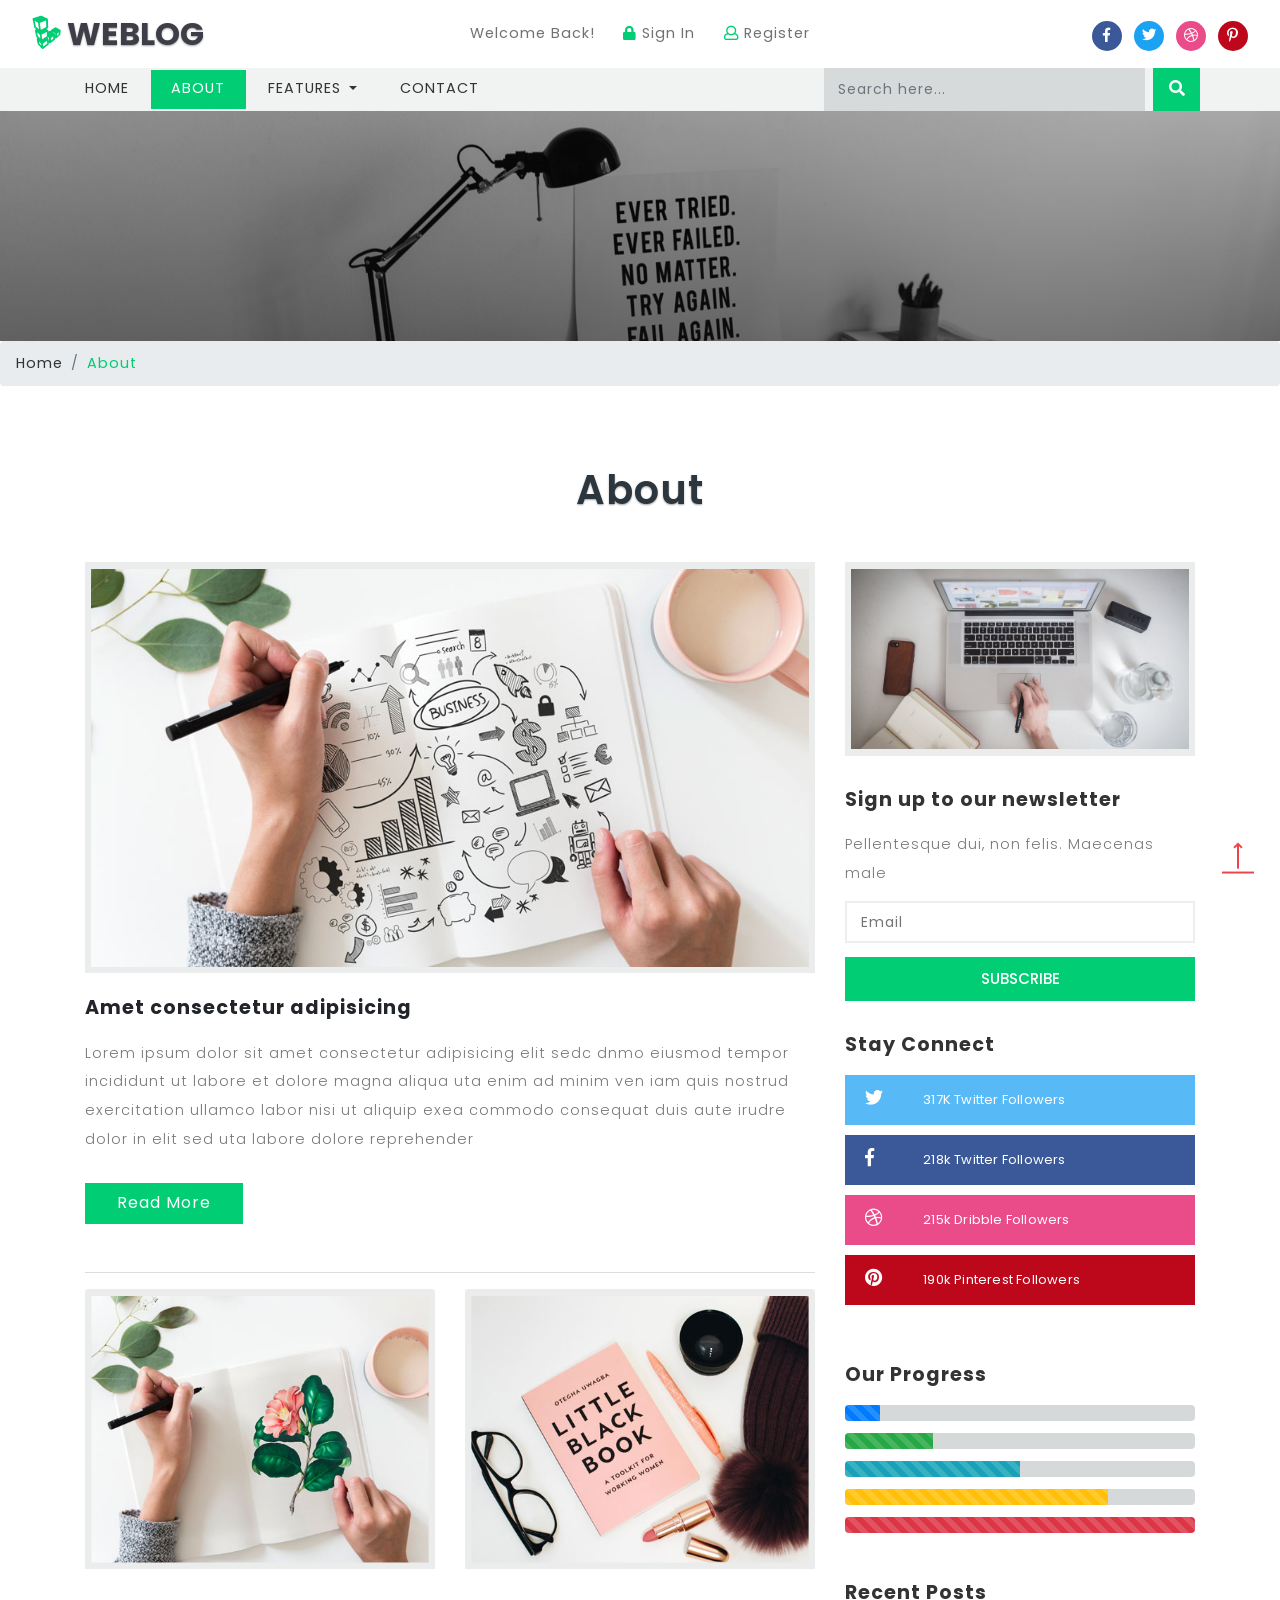
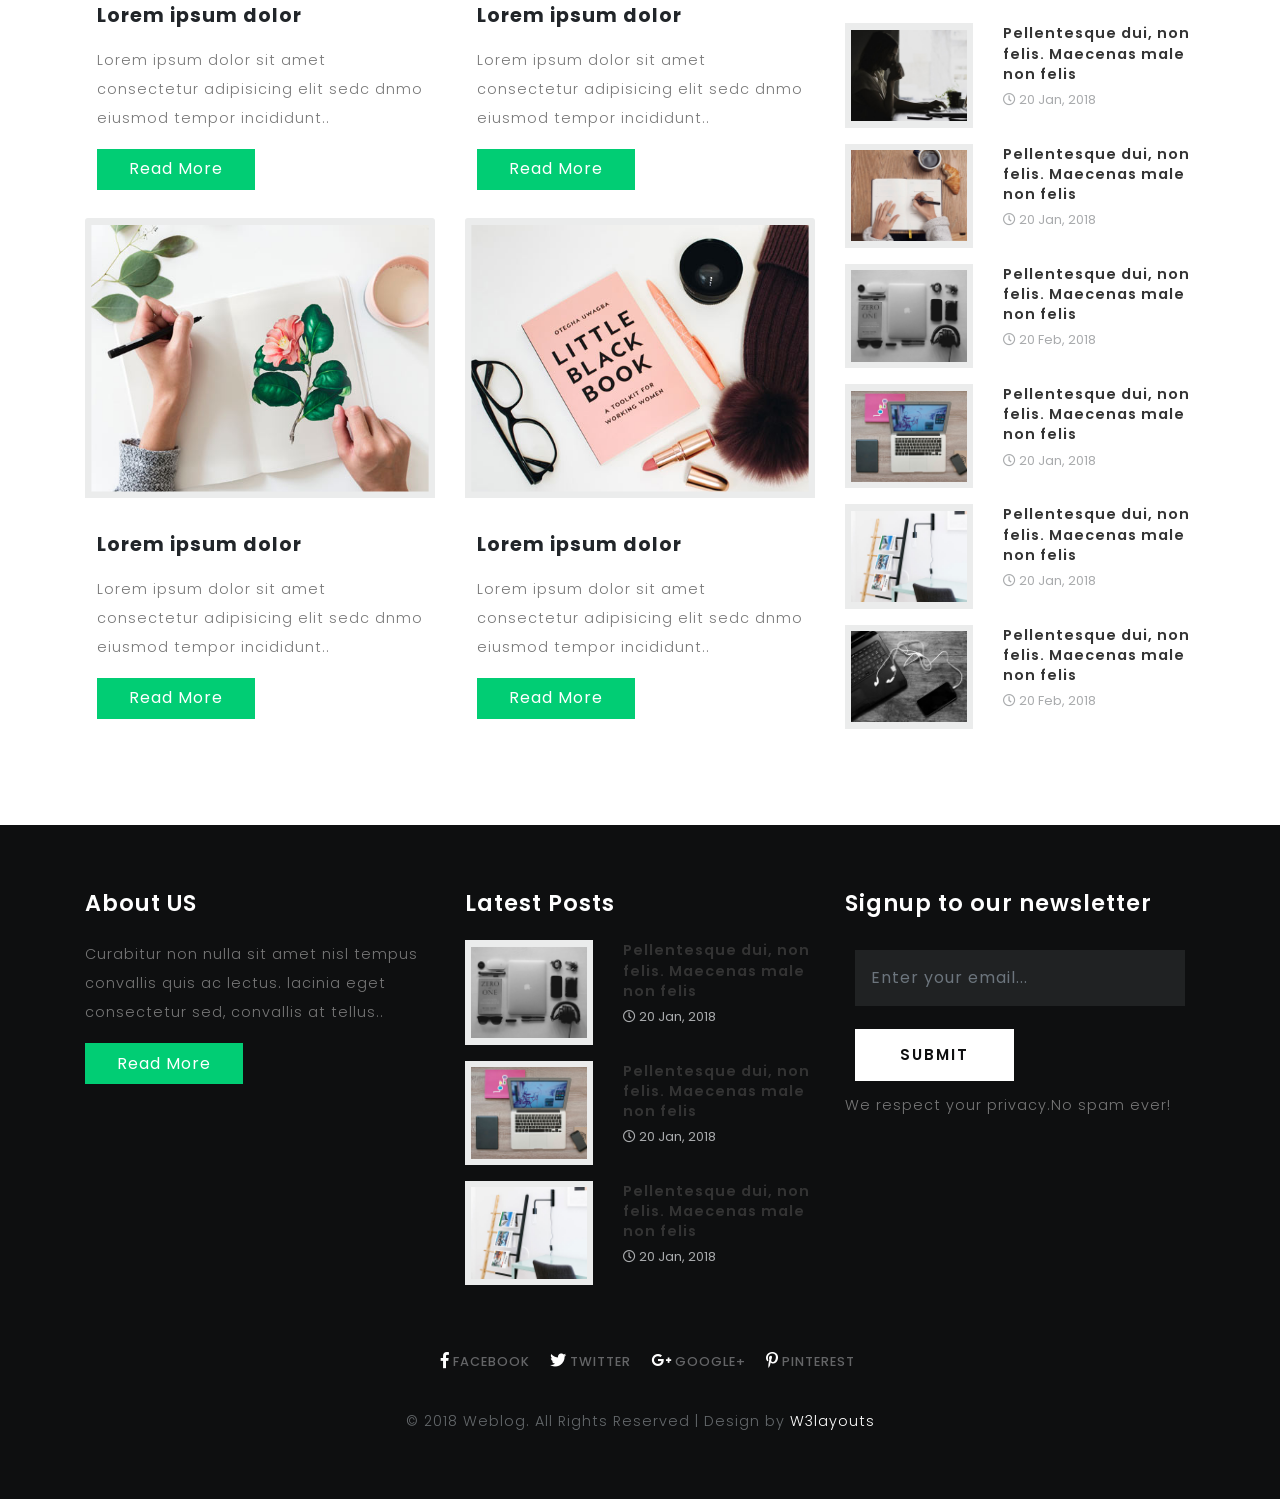
<file: CoreBlog/wwwroot/web/about.html>
<!DOCTYPE html>
<html lang="zxx">

<head>
	<title>Weblog a Blogging Category Bootstrap responsive WebTemplate | About :: w3layouts</title>
	<meta name="viewport" content="width=device-width, initial-scale=1">
	<meta charset="utf-8">
	<meta name="keywords" content="Weblog a Responsive web template, Bootstrap Web Templates, Flat Web Templates, Android Compatible web template, 
Smartphone Compatible web template, free webdesigns for Nokia, Samsung, LG, SonyEricsson, Motorola web design" />

	<script>
		addEventListener("load", function () {
			setTimeout(hideURLbar, 0);
		}, false);

		function hideURLbar() {
			window.scrollTo(0, 1);
		}
	</script>
	<link href="css/bootstrap.css" rel='stylesheet' type='text/css' />
	<link href="css/single.css" rel='stylesheet' type='text/css' />
	<link href="css/style.css" rel='stylesheet' type='text/css' />
	<link href="css/fontawesome-all.css" rel="stylesheet">
	<link href="//fonts.googleapis.com/css?family=Poppins:100,100i,200,200i,300,300i,400,400i,500,500i,600,600i,700,700i,800"
	    rel="stylesheet">
</head>

<body>
	<!--Header-->

	<header>
		<div class="top-bar_sub_w3layouts container-fluid">
			<div class="row">
				<div class="col-md-4 logo text-left">
					<a class="navbar-brand" href="index.html">
						<i class="fab fa-linode"></i> Weblog</a>
				</div>
				<div class="col-md-4 top-forms text-center mt-lg-3 mt-md-1 mt-0">
					<span>Welcome Back!</span>
					<span class="mx-lg-4 mx-md-2  mx-1">
						<a href="login.html">
							<i class="fas fa-lock"></i> Sign In</a>
					</span>
					<span>
						<a href="register.html">
							<i class="far fa-user"></i> Register</a>
					</span>
				</div>
				<div class="col-md-4 log-icons text-right">

					<ul class="social_list1 mt-3">

						<li>
							<a href="#" class="facebook1 mx-2">
								<i class="fab fa-facebook-f"></i>

							</a>
						</li>
						<li>
							<a href="#" class="twitter2">
								<i class="fab fa-twitter"></i>

							</a>
						</li>
						<li>
							<a href="#" class="dribble3 mx-2">
								<i class="fab fa-dribbble"></i>
							</a>
						</li>
						<li>
							<a href="#" class="pin">
								<i class="fab fa-pinterest-p"></i>
							</a>
						</li>
					</ul>
				</div>
			</div>
		</div>

		<div class="header_top" id="home">
			<nav class="navbar navbar-expand-lg navbar-light bg-light">
				<button class="navbar-toggler navbar-toggler-right mx-auto" type="button" data-toggle="collapse" data-target="#navbarSupportedContent" aria-controls="navbarSupportedContent"
						aria-expanded="false" aria-label="Toggle navigation">
						<span class="navbar-toggler-icon"></span>
				</button>

				<div class="collapse navbar-collapse" id="navbarSupportedContent">
					<ul class="navbar-nav mr-auto">
						<li class="nav-item">
							<a class="nav-link" href="index.html">Home
								<span class="sr-only">(current)</span>
							</a>
						</li>
						<li class="nav-item active">
							<a class="nav-link" href="about.html">About</a>
						</li>
						<li class="nav-item dropdown">
							<a class="nav-link dropdown-toggle" href="#" id="navbarDropdown" role="button" data-toggle="dropdown" aria-haspopup="true"
							    aria-expanded="false">
								Features
							</a>
							<div class="dropdown-menu" aria-labelledby="navbarDropdown">
								<a class="dropdown-item" href="#"></a>
								<a class="dropdown-item" href="blog1.html">Standard Blog</a>
								<div class="dropdown-divider"></div>
								<a class="dropdown-item" href="blog2.html">2 Column Blog</a>
								<div class="dropdown-divider"></div>
								<a class="dropdown-item" href="blog3.html">3 Column Blog</a>

							</div>
						</li>
						<li class="nav-item">
							<a class="nav-link" href="contact.html">Contact</a>
						</li>

					</ul>
					<form action="#" method="post" class="form-inline my-2 my-lg-0 header-search">
						<input class="form-control mr-sm-2" type="search" placeholder="Search here..." name="Search" required="">
						<button class="btn btn1 my-2 my-sm-0" type="submit">
							<i class="fas fa-search"></i>
						</button>
					</form>



				</div>
			</nav>

		</div>
	</header>
	<!--//header-->

	<!--/banner-->
	<div class="banner-inner">
	</div>
	<ol class="breadcrumb">
		<li class="breadcrumb-item">
			<a href="index.html">Home</a>
		</li>
		<li class="breadcrumb-item active">About</li>
	</ol>
	<!--//banner-->
	<!--/main-->
	<section class="main-content-w3layouts-agileits">
		<div class="container">
			<h3 class="tittle">About</h3>
			<div class="row inner-sec">
				<!--left-->
				<div class="col-lg-8 left-blog-info-w3layouts-agileits text-left">
					<div class="blog-grid-top">

						<div class="blog_info_left_grid">
							<a href="single.html">
								<img src="images/b5.jpg" class="img-fluid" alt="">
							</a>
						</div>
						<h3>
							Amet consectetur adipisicing
						</h3>
						<p>Lorem ipsum dolor sit amet consectetur adipisicing elit sedc dnmo eiusmod tempor incididunt ut labore et dolore magna
							aliqua uta enim ad minim ven iam quis nostrud exercitation ullamco labor nisi ut aliquip exea commodo consequat duis
							aute irudre dolor in elit sed uta labore dolore reprehender</p>
						<a href="single.html" class="btn btn-primary read-m">Read More</a>
					</div>
					<div class="row">
						<div class="col-md-6 card mt-3">
							<img class="card-img-top" src="images/2.jpg" alt="Card-image">
							<div class="card-body">
								<h5 class="card-title">Lorem ipsum dolor </h5>
								<p class="card-text mb-3">Lorem ipsum dolor sit amet consectetur adipisicing elit sedc dnmo eiusmod tempor incididunt.. </p>
								<a href="single.html" class="btn btn-primary read-m">Read More</a>
							</div>
						</div>
						<div class="col-md-6 card mt-3">
							<img class="card-img-top" src="images/3.jpg" alt="Card-image">
							<div class="card-body">
								<h5 class="card-title">Lorem ipsum dolor </h5>
								<p class="card-text mb-3">Lorem ipsum dolor sit amet consectetur adipisicing elit sedc dnmo eiusmod tempor incididunt.. </p>
								<a href="single.html" class="btn btn-primary read-m">Read More</a>
							</div>
						</div>
						<div class="col-md-6 card mt-3">
							<img class="card-img-top" src="images/2.jpg" alt="Card-image">
							<div class="card-body">
								<h5 class="card-title">Lorem ipsum dolor </h5>
								<p class="card-text mb-3">Lorem ipsum dolor sit amet consectetur adipisicing elit sedc dnmo eiusmod tempor incididunt.. </p>
								<a href="single.html" class="btn btn-primary read-m">Read More</a>
							</div>
						</div>
						<div class="col-md-6 card mt-3">
							<img class="card-img-top" src="images/3.jpg" alt="Card-image">
							<div class="card-body">
								<h5 class="card-title">Lorem ipsum dolor </h5>
								<p class="card-text mb-3">Lorem ipsum dolor sit amet consectetur adipisicing elit sedc dnmo eiusmod tempor incididunt.. </p>
								<a href="single.html" class="btn btn-primary read-m">Read More</a>
							</div>
						</div>
					</div>
				</div>
				<!--//left-->
				<!--right-->
				<aside class="col-lg-4 agileits-w3ls-right-blog-con text-right">
					<div class="right-blog-info text-left">
						<div class="tech-btm">
							<img src="images/banner1.jpg" class="img-fluid" alt="">
						</div>
						<div class="tech-btm">
							<h4>Sign up to our newsletter</h4>
							<p>Pellentesque dui, non felis. Maecenas male </p>
							<form action="#" method="post">
								<input type="email" placeholder="Email" required="">
								<input type="submit" value="Subscribe">
							</form>

						</div>
						<div class="tech-btm widget_social">
							<h4>Stay Connect</h4>
							<ul>

								<li>
									<a class="twitter" href="#">
										<i class="fab fa-twitter"></i>
										<span class="count">317K</span> Twitter Followers</a>
								</li>
								<li>
									<a class="facebook" href="#">
										<i class="fab fa-facebook-f"></i>
										<span class="count">218k</span> Twitter Followers</a>
								</li>
								<li>
									<a class="dribble" href="#">
										<i class="fab fa-dribbble"></i>

										<span class="count">215k</span> Dribble Followers</a>
								</li>
								<li>
									<a class="pin" href="#">
										<i class="fab fa-pinterest"></i>
										<span class="count">190k</span> Pinterest Followers</a>
								</li>

							</ul>
						</div>
						<div class="single-gd my-5 tech-btm">
							<h4>Our Progress</h4>
							<div class="progress">
								<div class="progress-bar progress-bar-striped" role="progressbar" style="width: 10%" aria-valuenow="10" aria-valuemin="0"
								    aria-valuemax="100"></div>
							</div>
							<div class="progress">
								<div class="progress-bar progress-bar-striped bg-success" role="progressbar" style="width: 25%" aria-valuenow="25" aria-valuemin="0"
								    aria-valuemax="100"></div>
							</div>
							<div class="progress">
								<div class="progress-bar progress-bar-striped bg-info" role="progressbar" style="width: 50%" aria-valuenow="50" aria-valuemin="0"
								    aria-valuemax="100"></div>
							</div>
							<div class="progress">
								<div class="progress-bar progress-bar-striped bg-warning" role="progressbar" style="width: 75%" aria-valuenow="75" aria-valuemin="0"
								    aria-valuemax="100"></div>
							</div>
							<div class="progress">
								<div class="progress-bar progress-bar-striped bg-danger" role="progressbar" style="width: 100%" aria-valuenow="100" aria-valuemin="0"
								    aria-valuemax="100"></div>
							</div>
						</div>
						<div class="tech-btm">
							<h4>Recent Posts</h4>

							<div class="blog-grids row mb-3">
								<div class="col-md-5 blog-grid-left">
									<a href="single.html">
										<img src="images/1.jpg" class="img-fluid" alt="">
									</a>
								</div>
								<div class="col-md-7 blog-grid-right">

									<h5>
										<a href="single.html">Pellentesque dui, non felis. Maecenas male non felis </a>
									</h5>
									<div class="sub-meta">
										<span>
											<i class="far fa-clock"></i> 20 Jan, 2018</span>
									</div>
								</div>

							</div>
							<div class="blog-grids row mb-3">
								<div class="col-md-5 blog-grid-left">
									<a href="single.html">
										<img src="images/7.jpg" class="img-fluid" alt="">
									</a>
								</div>
								<div class="col-md-7 blog-grid-right">

									<h5>
										<a href="single.html">Pellentesque dui, non felis. Maecenas male non felis </a>
									</h5>
									<div class="sub-meta">
										<span>
											<i class="far fa-clock"></i> 20 Jan, 2018</span>
									</div>
								</div>
								<div class="clearfix"> </div>
							</div>
							<div class="blog-grids row mb-3">
								<div class="col-md-5 blog-grid-left">
									<a href="single.html">
										<img src="images/4.jpg" class="img-fluid" alt="">
									</a>
								</div>
								<div class="col-md-7 blog-grid-right">
									<h5>
										<a href="single.html">Pellentesque dui, non felis. Maecenas male non felis </a>
									</h5>
									<div class="sub-meta">
										<span>
											<i class="far fa-clock"></i> 20 Feb, 2018</span>
									</div>
								</div>

							</div>
							<div class="blog-grids row mb-3">
								<div class="col-md-5 blog-grid-left">
									<a href="single.html">
										<img src="images/5.jpg" class="img-fluid" alt="">
									</a>
								</div>
								<div class="col-md-7 blog-grid-right">

									<h5>
										<a href="single.html">Pellentesque dui, non felis. Maecenas male non felis </a>
									</h5>
									<div class="sub-meta">
										<span>
											<i class="far fa-clock"></i> 20 Jan, 2018</span>
									</div>
								</div>

							</div>
							<div class="blog-grids row mb-3">
								<div class="col-md-5 blog-grid-left">
									<a href="single.html">
										<img src="images/6.jpg" class="img-fluid" alt="">
									</a>
								</div>
								<div class="col-md-7 blog-grid-right">

									<h5>
										<a href="single.html">Pellentesque dui, non felis. Maecenas male non felis </a>
									</h5>
									<div class="sub-meta">
										<span>
											<i class="far fa-clock"></i> 20 Jan, 2018</span>
									</div>
								</div>

							</div>
							<div class="blog-grids row mb-3">
								<div class="col-md-5 blog-grid-left">
									<a href="single.html">
										<img src="images/8.jpg" class="img-fluid" alt="">
									</a>
								</div>
								<div class="col-md-7 blog-grid-right">
									<h5>
										<a href="single.html">Pellentesque dui, non felis. Maecenas male non felis </a>
									</h5>
									<div class="sub-meta">
										<span>
											<i class="far fa-clock"></i> 20 Feb, 2018</span>
									</div>
								</div>

							</div>
						</div>
					</div>

				</aside>
				<!--//right-->
			</div>
		</div>
	</section>
	<!--//main-->

	<!--footer-->
	<footer>
		<div class="container">
			<div class="row">
				<div class="col-lg-4 footer-grid-agileits-w3ls text-left">
					<h3>About US</h3>
					<p>Curabitur non nulla sit amet nisl tempus convallis quis ac lectus. lacinia eget consectetur sed, convallis at tellus..</p>
					<div class="read">
						<a href="single.html" class="btn btn-primary read-m">Read More</a>
					</div>
				</div>
				<div class="col-lg-4 footer-grid-agileits-w3ls text-left">

					<div class="tech-btm">
						<h3>Latest Posts</h3>
						<div class="blog-grids row mb-3">
							<div class="col-md-5 blog-grid-left">
								<a href="single.html">
									<img src="images/4.jpg" class="img-fluid" alt="">
								</a>
							</div>
							<div class="col-md-7 blog-grid-right">

								<h5>
									<a href="single.html">Pellentesque dui, non felis. Maecenas male non felis </a>
								</h5>
								<div class="sub-meta">
									<span>
										<i class="far fa-clock"></i> 20 Jan, 2018</span>
								</div>
							</div>

						</div>
						<div class="blog-grids row mb-3">
							<div class="col-md-5 blog-grid-left">
								<a href="single.html">
									<img src="images/5.jpg" class="img-fluid" alt="">
								</a>
							</div>
							<div class="col-md-7 blog-grid-right">

								<h5>
									<a href="single.html">Pellentesque dui, non felis. Maecenas male non felis </a>
								</h5>
								<div class="sub-meta">
									<span>
										<i class="far fa-clock"></i> 20 Jan, 2018</span>
								</div>
							</div>

						</div>
						<div class="blog-grids row mb-3">
							<div class="col-md-5 blog-grid-left">
								<a href="single.html">
									<img src="images/6.jpg" class="img-fluid" alt="">
								</a>
							</div>
							<div class="col-md-7 blog-grid-right">

								<h5>
									<a href="single.html">Pellentesque dui, non felis. Maecenas male non felis </a>
								</h5>
								<div class="sub-meta">
									<span>
										<i class="far fa-clock"></i> 20 Jan, 2018</span>
								</div>
							</div>

						</div>
					</div>
				</div>
				<!-- subscribe -->
				<div class="col-lg-4 subscribe-main footer-grid-agileits-w3ls text-left">
					<h2>Signup to our newsletter</h2>
					<div class="subscribe-main text-left">
						<div class="subscribe-form">
							<form action="#" method="post" class="subscribe_form">
								<input class="form-control" type="email" placeholder="Enter your email..." required="">
								<button type="submit" class="btn btn-primary submit">Submit</button>
							</form>
							<div class="clearfix"> </div>
						</div>
						<p>We respect your privacy.No spam ever!</p>
					</div>
					<!-- //subscribe -->
				</div>
			</div>
			<!-- footer -->
			<div class="footer-cpy text-center">
				<div class="footer-social">
					<div class="copyrighttop">
						<ul>
							<li class="mx-3">
								<a class="facebook" href="#">
									<i class="fab fa-facebook-f"></i>
									<span>Facebook</span>
								</a>
							</li>
							<li>
								<a class="facebook" href="#">
									<i class="fab fa-twitter"></i>
									<span>Twitter</span>
								</a>
							</li>
							<li class="mx-3">
								<a class="facebook" href="#">
									<i class="fab fa-google-plus-g"></i>
									<span>Google+</span>
								</a>
							</li>
							<li>
								<a class="facebook" href="#">
									<i class="fab fa-pinterest-p"></i>
									<span>Pinterest</span>
								</a>
							</li>
						</ul>

					</div>
				</div>
				<div class="w3layouts-agile-copyrightbottom">
					<p>© 2018 Weblog. All Rights Reserved | Design by
						<a href="http://w3layouts.com/">W3layouts</a>
					</p>

				</div>
			</div>

			<!-- //footer -->


		</div>
	</footer>
	<!---->
	<!-- js -->
	<script src="js/jquery-2.2.3.min.js"></script>
	<!-- //js -->
	<!--/ start-smoth-scrolling -->
	<script src="js/move-top.js"></script>
	<script src="js/easing.js"></script>
	<script>
		jQuery(document).ready(function ($) {
			$(".scroll").click(function (event) {
				event.preventDefault();
				$('html,body').animate({
					scrollTop: $(this.hash).offset().top
				}, 900);
			});
		});
	</script>
	<!--// end-smoth-scrolling -->

	<script>
		$(document).ready(function () {
			/*
									var defaults = {
							  			containerID: 'toTop', // fading element id
										containerHoverID: 'toTopHover', // fading element hover id
										scrollSpeed: 1200,
										easingType: 'linear' 
							 		};
									*/

			$().UItoTop({
				easingType: 'easeOutQuart'
			});

		});
	</script>
	<a href="#home" class="scroll" id="toTop" style="display: block;">
		<span id="toTopHover" style="opacity: 1;"> </span>
	</a>

	<!-- //Custom-JavaScript-File-Links -->
	<script src="js/bootstrap.js"></script>


</body>

</html>
</file>
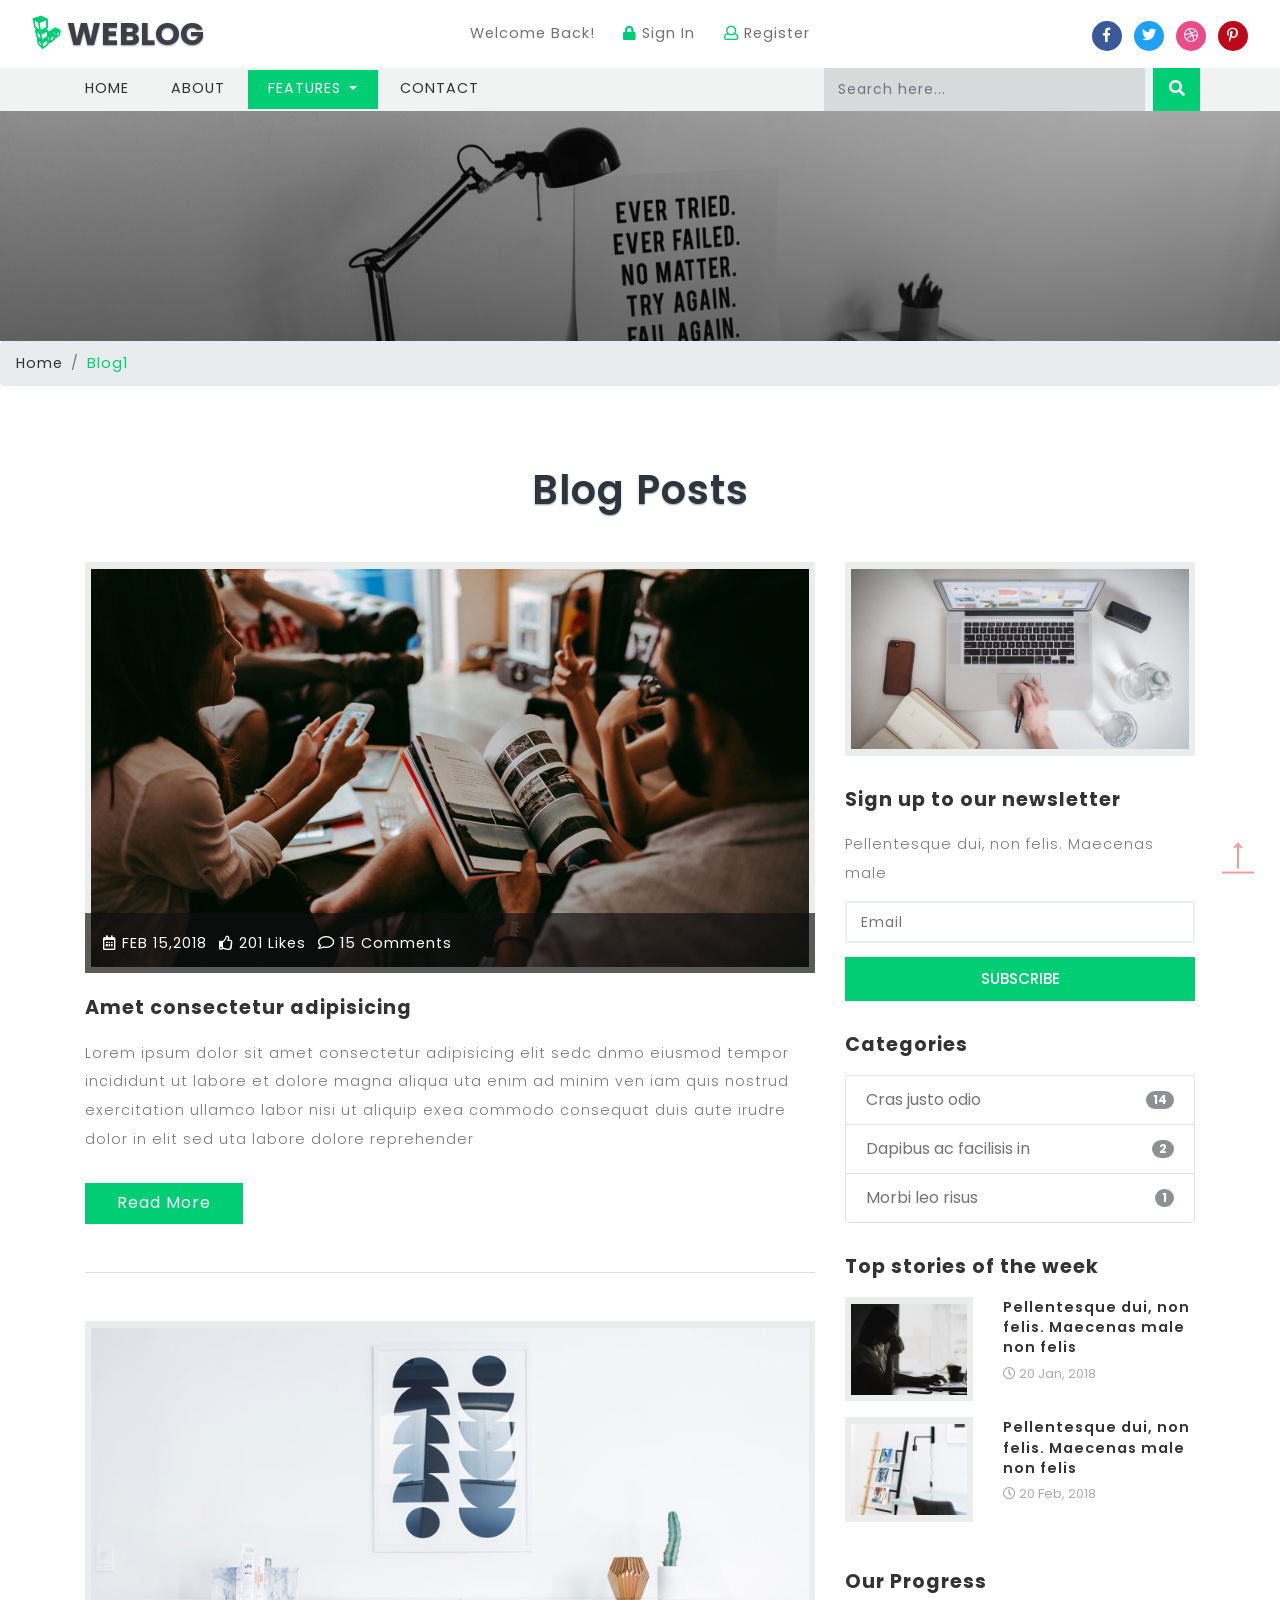
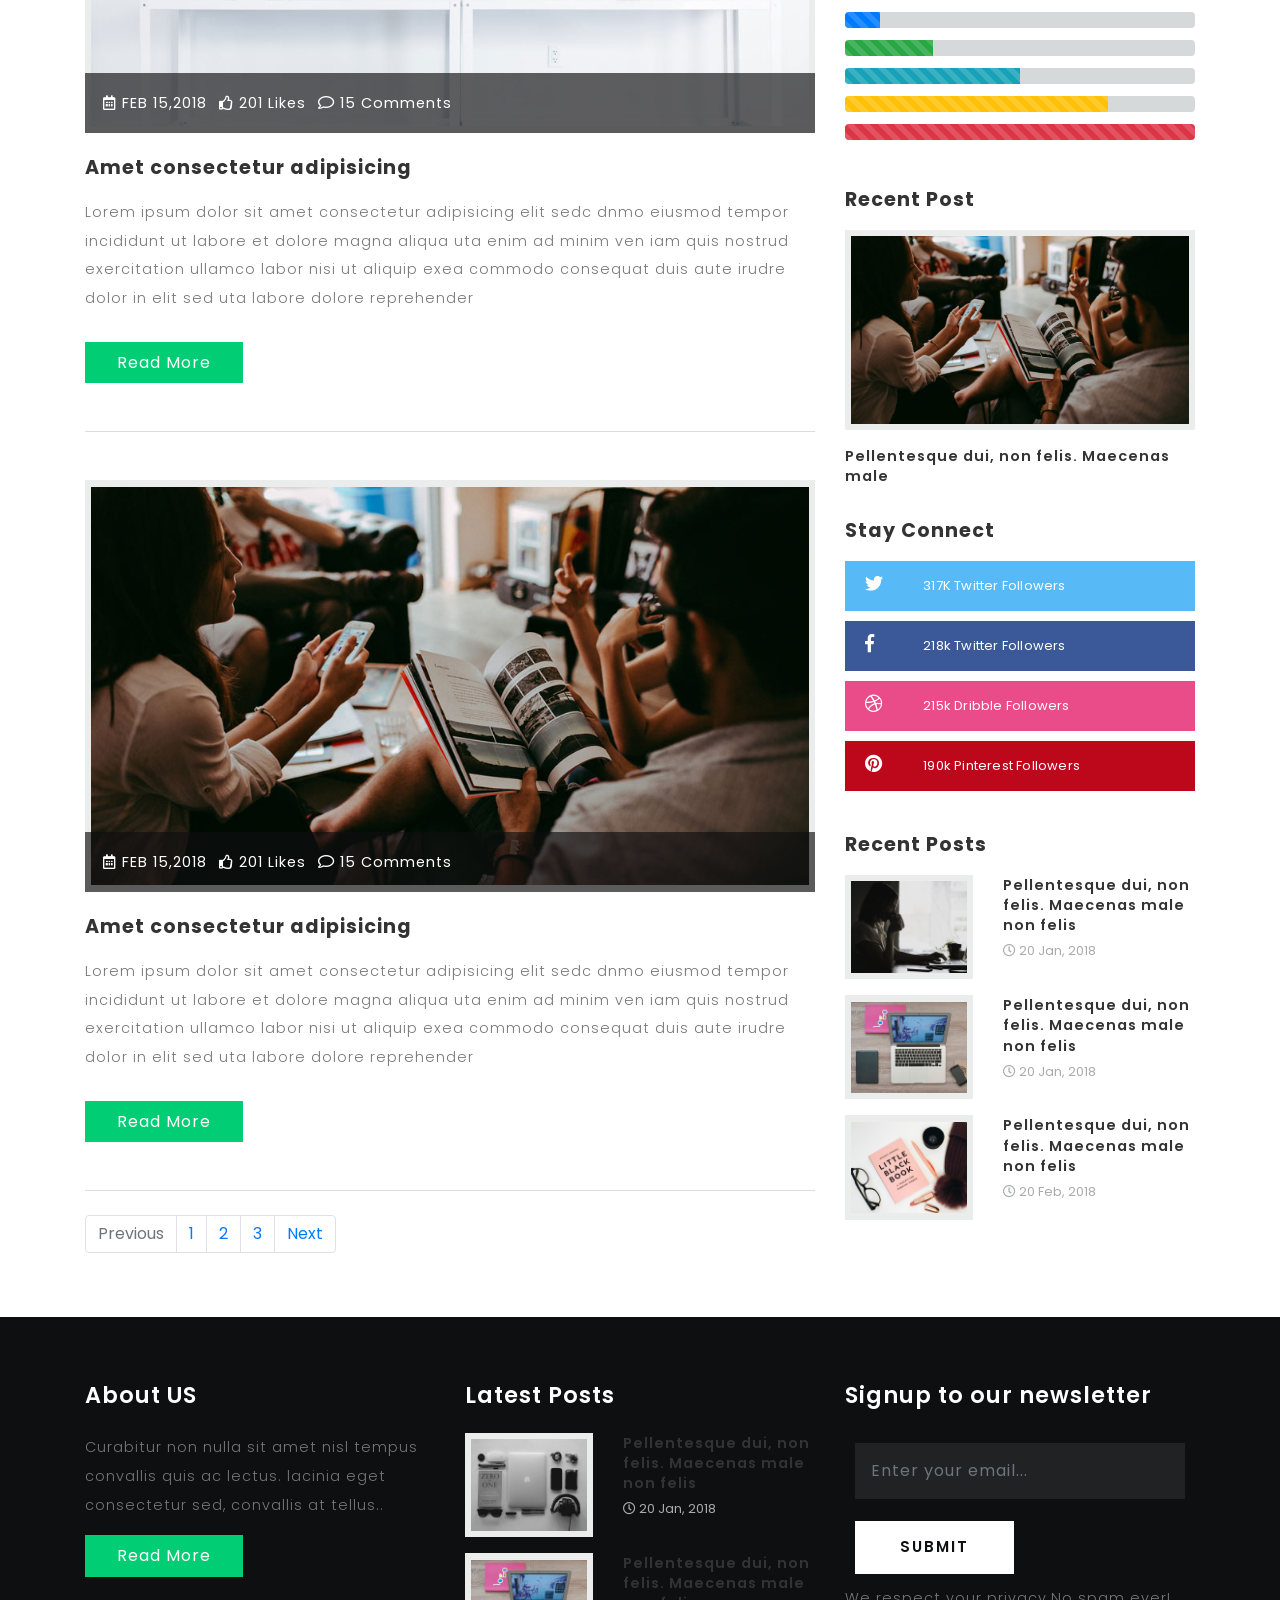
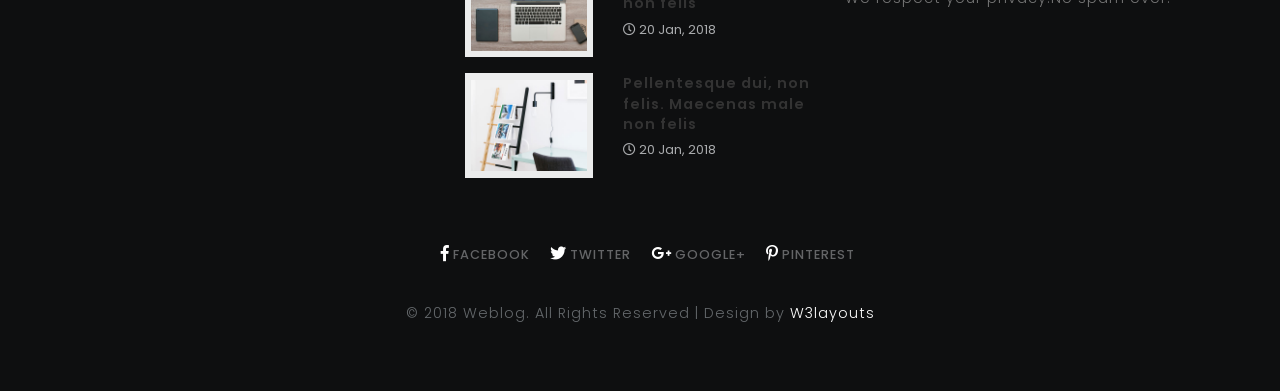
<file: CoreBlog/wwwroot/web/blog1.html>
<!--
	Author: W3layouts
	Author URL: http://w3layouts.com
	License: Creative Commons Attribution 3.0 Unported
	License URL: http://creativecommons.org/licenses/by/3.0/
-->

<!DOCTYPE html>
<html lang="zxx">

<head>
	<title>Weblog a Blogging Category Bootstrap responsive WebTemplate | Blog1 :: w3layouts</title>
	<meta name="viewport" content="width=device-width, initial-scale=1">
	<meta charset="utf-8">
	<meta name="keywords" content="Weblog a Responsive web template, Bootstrap Web Templates, Flat Web Templates, Android Compatible web template, 
Smartphone Compatible web template, free webdesigns for Nokia, Samsung, LG, SonyEricsson, Motorola web design" />

	<script>
		addEventListener("load", function () {
			setTimeout(hideURLbar, 0);
		}, false);

		function hideURLbar() {
			window.scrollTo(0, 1);
		}
	</script>
	<link href="css/bootstrap.css" rel='stylesheet' type='text/css' />
	<link rel="stylesheet" href="css/single.css">
	<link href="css/style.css" rel='stylesheet' type='text/css' />
	<link href="css/fontawesome-all.css" rel="stylesheet">
	<link href="//fonts.googleapis.com/css?family=Poppins:100,100i,200,200i,300,300i,400,400i,500,500i,600,600i,700,700i,800"
	    rel="stylesheet">
</head>

<body>
	<!--Header-->

	<header>
		<div class="top-bar_sub_w3layouts container-fluid">
			<div class="row">
				<div class="col-md-4 logo text-left">
					<a class="navbar-brand" href="index.html">
						<i class="fab fa-linode"></i> Weblog</a>
				</div>
				<div class="col-md-4 top-forms text-center mt-lg-3 mt-md-1 mt-0">
					<span>Welcome Back!</span>
					<span class="mx-lg-4 mx-md-2  mx-1">
						<a href="login.html">
							<i class="fas fa-lock"></i> Sign In</a>
					</span>
					<span>
						<a href="register.html">
							<i class="far fa-user"></i> Register</a>
					</span>
				</div>
				<div class="col-md-4 log-icons text-right">

					<ul class="social_list1 mt-3">

						<li>
							<a href="#" class="facebook1 mx-2">
								<i class="fab fa-facebook-f"></i>

							</a>
						</li>
						<li>
							<a href="#" class="twitter2">
								<i class="fab fa-twitter"></i>

							</a>
						</li>
						<li>
							<a href="#" class="dribble3 mx-2">
								<i class="fab fa-dribbble"></i>
							</a>
						</li>
						<li>
							<a href="#" class="pin">
								<i class="fab fa-pinterest-p"></i>
							</a>
						</li>
					</ul>
				</div>
			</div>
		</div>

		<div class="header_top" id="home">
			<nav class="navbar navbar-expand-lg navbar-light bg-light">
				<button class="navbar-toggler navbar-toggler-right mx-auto" type="button" data-toggle="collapse" data-target="#navbarSupportedContent" aria-controls="navbarSupportedContent"
						aria-expanded="false" aria-label="Toggle navigation">
						<span class="navbar-toggler-icon"></span>
				</button>

				<div class="collapse navbar-collapse" id="navbarSupportedContent">
					<ul class="navbar-nav mr-auto">
						<li class="nav-item">
							<a class="nav-link" href="index.html">Home
								<span class="sr-only">(current)</span>
							</a>
						</li>
						<li class="nav-item">
							<a class="nav-link" href="about.html">About</a>
						</li>
						<li class="nav-item dropdown active">
							<a class="nav-link dropdown-toggle" href="#" id="navbarDropdown" role="button" data-toggle="dropdown" aria-haspopup="true"
							    aria-expanded="false">
								Features
							</a>
							<div class="dropdown-menu" aria-labelledby="navbarDropdown">
								<a class="dropdown-item" href="#"></a>
								<a class="dropdown-item" href="blog1.html">Standard Blog</a>
								<div class="dropdown-divider"></div>
								<a class="dropdown-item" href="blog2.html">2 Column Blog</a>
								<div class="dropdown-divider"></div>
								<a class="dropdown-item" href="blog3.html">3 Column Blog</a>

							</div>
						</li>
						<li class="nav-item">
							<a class="nav-link" href="contact.html">Contact</a>
						</li>

					</ul>
					<form action="#" method="post" class="form-inline my-2 my-lg-0 header-search">
						<input class="form-control mr-sm-2" type="search" placeholder="Search here..." name="Search" required="">
						<button class="btn btn1 my-2 my-sm-0" type="submit">
							<i class="fas fa-search"></i>
						</button>
					</form>



				</div>
			</nav>

		</div>
	</header>
	<!--//header-->
	<!--/banner-->
	<div class="banner-inner">
	</div>
	<ol class="breadcrumb">
		<li class="breadcrumb-item">
			<a href="index.html">Home</a>
		</li>
		<li class="breadcrumb-item active">Blog1</li>
	</ol>
	<!--//banner-->

	<!--/main-->
	<section class="main-content-w3layouts-agileits">
		<div class="container">
			<h3 class="tittle">Blog Posts</h3>
			<div class="row inner-sec">
				<!--left-->
				<div class="col-lg-8 left-blog-info-w3layouts-agileits text-left">
					<article class="blog-grid-top">
						<div class="b-grid-top">
							<div class="blog_info_left_grid">
								<a href="single.html">
									<img src="images/b1.jpg" class="img-fluid" alt="">
								</a>
							</div>
							<div class="blog-info-middle">
								<ul>
									<li>
										<a href="#">
											<i class="far fa-calendar-alt"></i> FEB 15,2018</a>
									</li>
									<li class="mx-2">
										<a href="#">
											<i class="far fa-thumbs-up"></i> 201 Likes</a>
									</li>
									<li>
										<a href="#">
											<i class="far fa-comment"></i> 15 Comments</a>
									</li>

								</ul>
							</div>
						</div>

						<h3>
							<a href="single.html">Amet consectetur adipisicing </a>
						</h3>
						<p>Lorem ipsum dolor sit amet consectetur adipisicing elit sedc dnmo eiusmod tempor incididunt ut labore et dolore magna
							aliqua uta enim ad minim ven iam quis nostrud exercitation ullamco labor nisi ut aliquip exea commodo consequat duis
							aute irudre dolor in elit sed uta labore dolore reprehender</p>
						<a href="single.html" class="btn btn-primary read-m">Read More</a>
					</article>
					<article class="blog-grid-top my-5">
						<div class="b-grid-top">
							<div class="blog_info_left_grid">
								<a href="single.html">
									<img src="images/b4.jpg" class="img-fluid" alt="">
								</a>
							</div>
							<div class="blog-info-middle">
								<ul>
									<li>
										<a href="#">
											<i class="far fa-calendar-alt"></i> FEB 15,2018</a>
									</li>
									<li class="mx-2">
										<a href="#">
											<i class="far fa-thumbs-up"></i> 201 Likes</a>
									</li>
									<li>
										<a href="#">
											<i class="far fa-comment"></i> 15 Comments</a>
									</li>

								</ul>
							</div>
						</div>

						<h3>
							<a href="single.html">Amet consectetur adipisicing </a>
						</h3>
						<p>Lorem ipsum dolor sit amet consectetur adipisicing elit sedc dnmo eiusmod tempor incididunt ut labore et dolore magna
							aliqua uta enim ad minim ven iam quis nostrud exercitation ullamco labor nisi ut aliquip exea commodo consequat duis
							aute irudre dolor in elit sed uta labore dolore reprehender</p>
						<a href="single.html" class="btn btn-primary read-m">Read More</a>
					</article>
					<article class="blog-grid-top mb-4">
						<div class="b-grid-top">
							<div class="blog_info_left_grid">
								<a href="single.html">
									<img src="images/b1.jpg" class="img-fluid" alt="">
								</a>
							</div>
							<div class="blog-info-middle">
								<ul>
									<li>
										<a href="#">
											<i class="far fa-calendar-alt"></i> FEB 15,2018</a>
									</li>
									<li class="mx-2">
										<a href="#">
											<i class="far fa-thumbs-up"></i> 201 Likes</a>
									</li>
									<li>
										<a href="#">
											<i class="far fa-comment"></i> 15 Comments</a>
									</li>

								</ul>
							</div>
						</div>

						<h3>
							<a href="single.html">Amet consectetur adipisicing </a>
						</h3>
						<p>Lorem ipsum dolor sit amet consectetur adipisicing elit sedc dnmo eiusmod tempor incididunt ut labore et dolore magna
							aliqua uta enim ad minim ven iam quis nostrud exercitation ullamco labor nisi ut aliquip exea commodo consequat duis
							aute irudre dolor in elit sed uta labore dolore reprehender</p>
						<a href="single.html" class="btn btn-primary read-m">Read More</a>
					</article>
					<nav aria-label="Page navigation example">
						<ul class="pagination justify-content-left">
							<li class="page-item disabled">
								<a class="page-link" href="#" tabindex="-1">Previous</a>
							</li>
							<li class="page-item">
								<a class="page-link" href="#">1</a>
							</li>
							<li class="page-item">
								<a class="page-link" href="#">2</a>
							</li>
							<li class="page-item">
								<a class="page-link" href="#">3</a>
							</li>
							<li class="page-item">
								<a class="page-link" href="#">Next</a>
							</li>
						</ul>
					</nav>
				</div>
				<!--//left-->
				<!--right-->
				<aside class="col-lg-4 agileits-w3ls-right-blog-con text-left">
					<div class="right-blog-info text-left">
						<div class="tech-btm">
							<img src="images/banner1.jpg" class="img-fluid" alt="">
						</div>
						<div class="tech-btm">
							<h4>Sign up to our newsletter</h4>
							<p>Pellentesque dui, non felis. Maecenas male </p>
							<form action="#" method="post">
								<input type="email" placeholder="Email" required="">
								<input type="submit" value="Subscribe">
							</form>

						</div>
						<div class="tech-btm">
							<h4>Categories</h4>
							<ul class="list-group single">
								<li class="list-group-item d-flex justify-content-between align-items-center">
									Cras justo odio
									<span class="badge badge-primary badge-pill">14</span>
								</li>
								<li class="list-group-item d-flex justify-content-between align-items-center">
									Dapibus ac facilisis in
									<span class="badge badge-primary badge-pill">2</span>
								</li>
								<li class="list-group-item d-flex justify-content-between align-items-center">
									Morbi leo risus
									<span class="badge badge-primary badge-pill">1</span>
								</li>
							</ul>
						</div>
						<div class="tech-btm">
							<h4>Top stories of the week</h4>

							<div class="blog-grids row mb-3">
								<div class="col-md-5 blog-grid-left">
									<a href="single.html">
										<img src="images/1.jpg" class="img-fluid" alt="">
									</a>
								</div>
								<div class="col-md-7 blog-grid-right">

									<h5>
										<a href="single.html">Pellentesque dui, non felis. Maecenas male non felis </a>
									</h5>
									<div class="sub-meta">
										<span>
											<i class="far fa-clock"></i> 20 Jan, 2018</span>
									</div>
								</div>

							</div>
							<div class="blog-grids row mb-3">
								<div class="col-md-5 blog-grid-left">
									<a href="single.html">
										<img src="images/6.jpg" class="img-fluid" alt="">
									</a>
								</div>
								<div class="col-md-7 blog-grid-right">
									<h5>
										<a href="single.html">Pellentesque dui, non felis. Maecenas male non felis </a>
									</h5>
									<div class="sub-meta">
										<span>
											<i class="far fa-clock"></i> 20 Feb, 2018</span>
									</div>
								</div>

							</div>
						</div>
						<div class="single-gd my-5 tech-btm">
							<h4>Our Progress</h4>
							<div class="progress">
								<div class="progress-bar progress-bar-striped" role="progressbar" style="width: 10%" aria-valuenow="10" aria-valuemin="0"
								    aria-valuemax="100"></div>
							</div>
							<div class="progress">
								<div class="progress-bar progress-bar-striped bg-success" role="progressbar" style="width: 25%" aria-valuenow="25" aria-valuemin="0"
								    aria-valuemax="100"></div>
							</div>
							<div class="progress">
								<div class="progress-bar progress-bar-striped bg-info" role="progressbar" style="width: 50%" aria-valuenow="50" aria-valuemin="0"
								    aria-valuemax="100"></div>
							</div>
							<div class="progress">
								<div class="progress-bar progress-bar-striped bg-warning" role="progressbar" style="width: 75%" aria-valuenow="75" aria-valuemin="0"
								    aria-valuemax="100"></div>
							</div>
							<div class="progress">
								<div class="progress-bar progress-bar-striped bg-danger" role="progressbar" style="width: 100%" aria-valuenow="100" aria-valuemin="0"
								    aria-valuemax="100"></div>
							</div>
						</div>
						<div class="single-gd tech-btm text-left">
							<h4>Recent Post</h4>
							<div class="blog-grids">
								<div class="blog-grid-left">
									<a href="single.html">
										<img src="images/b1.jpg" class="img-fluid" alt="">
									</a>
								</div>
								<div class="blog-grid-right">

									<h5>
										<a href="single.html">Pellentesque dui, non felis. Maecenas male</a>
									</h5>
								</div>

							</div>
						</div>

						<div class="tech-btm widget_social text-left">
							<h4>Stay Connect</h4>
							<ul>

								<li>
									<a class="twitter" href="#">
										<i class="fab fa-twitter"></i>
										<span class="count">317K</span> Twitter Followers</a>
								</li>
								<li>
									<a class="facebook" href="#">
										<i class="fab fa-facebook-f"></i>
										<span class="count">218k</span> Twitter Followers</a>
								</li>
								<li>
									<a class="dribble" href="#">
										<i class="fab fa-dribbble"></i>

										<span class="count">215k</span> Dribble Followers</a>
								</li>
								<li>
									<a class="pin" href="#">
										<i class="fab fa-pinterest"></i>
										<span class="count">190k</span> Pinterest Followers</a>
								</li>

							</ul>
						</div>
						<div class="tech-btm">
							<h4>Recent Posts</h4>

							<div class="blog-grids row mb-3 text-left">
								<div class="col-md-5 blog-grid-left">
									<a href="single.html">
										<img src="images/1.jpg" class="img-fluid" alt="">
									</a>
								</div>
								<div class="col-md-7 blog-grid-right">

									<h5>
										<a href="single.html">Pellentesque dui, non felis. Maecenas male non felis </a>
									</h5>
									<div class="sub-meta">
										<span>
											<i class="far fa-clock"></i> 20 Jan, 2018</span>
									</div>
								</div>

							</div>
							<div class="blog-grids row mb-3 text-left">
								<div class="col-md-5 blog-grid-left">
									<a href="single.html">
										<img src="images/5.jpg" class="img-fluid" alt="">
									</a>
								</div>
								<div class="col-md-7 blog-grid-right">

									<h5>
										<a href="single.html">Pellentesque dui, non felis. Maecenas male non felis </a>
									</h5>
									<div class="sub-meta">
										<span>
											<i class="far fa-clock"></i> 20 Jan, 2018</span>
									</div>
								</div>
								<div class="clearfix"> </div>
							</div>
							<div class="blog-grids row mb-3 text-left">
								<div class="col-md-5 blog-grid-left">
									<a href="single.html">
										<img src="images/3.jpg" class="img-fluid" alt="">
									</a>
								</div>
								<div class="col-md-7 blog-grid-right">
									<h5>
										<a href="single.html">Pellentesque dui, non felis. Maecenas male non felis </a>
									</h5>
									<div class="sub-meta">
										<span>
											<i class="far fa-clock"></i> 20 Feb, 2018</span>
									</div>
								</div>

							</div>
						</div>
					</div>
				</aside>
				<!--//right-->
			</div>
		</div>
	</section>
	<!--//main-->

	<!--footer-->
	<footer>
		<div class="container">
			<div class="row">
				<div class="col-lg-4 footer-grid-agileits-w3ls text-left">
					<h3>About US</h3>
					<p>Curabitur non nulla sit amet nisl tempus convallis quis ac lectus. lacinia eget consectetur sed, convallis at tellus..</p>
					<div class="read">
						<a href="single.html" class="btn btn-primary read-m">Read More</a>
					</div>
				</div>
				<div class="col-lg-4 footer-grid-agileits-w3ls text-left">

					<div class="tech-btm">
						<h3>Latest Posts</h3>
						<div class="blog-grids row mb-3">
							<div class="col-md-5 blog-grid-left">
								<a href="single.html">
									<img src="images/4.jpg" class="img-fluid" alt="">
								</a>
							</div>
							<div class="col-md-7 blog-grid-right">

								<h5>
									<a href="single.html">Pellentesque dui, non felis. Maecenas male non felis </a>
								</h5>
								<div class="sub-meta">
									<span>
										<i class="far fa-clock"></i> 20 Jan, 2018</span>
								</div>
							</div>

						</div>
						<div class="blog-grids row mb-3">
							<div class="col-md-5 blog-grid-left">
								<a href="single.html">
									<img src="images/5.jpg" class="img-fluid" alt="">
								</a>
							</div>
							<div class="col-md-7 blog-grid-right">

								<h5>
									<a href="single.html">Pellentesque dui, non felis. Maecenas male non felis </a>
								</h5>
								<div class="sub-meta">
									<span>
										<i class="far fa-clock"></i> 20 Jan, 2018</span>
								</div>
							</div>

						</div>
						<div class="blog-grids row mb-3">
							<div class="col-md-5 blog-grid-left">
								<a href="single.html">
									<img src="images/6.jpg" class="img-fluid" alt="">
								</a>
							</div>
							<div class="col-md-7 blog-grid-right">

								<h5>
									<a href="single.html">Pellentesque dui, non felis. Maecenas male non felis </a>
								</h5>
								<div class="sub-meta">
									<span>
										<i class="far fa-clock"></i> 20 Jan, 2018</span>
								</div>
							</div>

						</div>
					</div>
				</div>
				<!-- subscribe -->
				<div class="col-lg-4 subscribe-main footer-grid-agileits-w3ls text-left">
					<h2>Signup to our newsletter</h2>
					<div class="subscribe-main text-left">
						<div class="subscribe-form">
							<form action="#" method="post" class="subscribe_form">
								<input class="form-control" type="email" placeholder="Enter your email..." required="">
								<button type="submit" class="btn btn-primary submit">Submit</button>
							</form>
							<div class="clearfix"> </div>
						</div>
						<p>We respect your privacy.No spam ever!</p>
					</div>
					<!-- //subscribe -->
				</div>
			</div>
			<!-- footer -->
			<div class="footer-cpy text-center">
				<div class="footer-social">
					<div class="copyrighttop">
						<ul>
							<li class="mx-3">
								<a class="facebook" href="#">
									<i class="fab fa-facebook-f"></i>
									<span>Facebook</span>
								</a>
							</li>
							<li>
								<a class="facebook" href="#">
									<i class="fab fa-twitter"></i>
									<span>Twitter</span>
								</a>
							</li>
							<li class="mx-3">
								<a class="facebook" href="#">
									<i class="fab fa-google-plus-g"></i>
									<span>Google+</span>
								</a>
							</li>
							<li>
								<a class="facebook" href="#">
									<i class="fab fa-pinterest-p"></i>
									<span>Pinterest</span>
								</a>
							</li>
						</ul>

					</div>
				</div>
				<div class="w3layouts-agile-copyrightbottom">
					<p>© 2018 Weblog. All Rights Reserved | Design by
						<a href="http://w3layouts.com/">W3layouts</a>
					</p>

				</div>
			</div>

			<!-- //footer -->


		</div>
	</footer>
	<!---->

	<!-- js -->
	<script src="js/jquery-2.2.3.min.js"></script>
	<!-- //js -->
	<!--/ start-smoth-scrolling -->
	<script src="js/move-top.js"></script>
	<script src="js/easing.js"></script>
	<script>
		jQuery(document).ready(function ($) {
			$(".scroll").click(function (event) {
				event.preventDefault();
				$('html,body').animate({
					scrollTop: $(this.hash).offset().top
				}, 900);
			});
		});
	</script>
	<!--// end-smoth-scrolling -->

	<script>
		$(document).ready(function () {
			/*
									var defaults = {
							  			containerID: 'toTop', // fading element id
										containerHoverID: 'toTopHover', // fading element hover id
										scrollSpeed: 1200,
										easingType: 'linear' 
							 		};
									*/

			$().UItoTop({
				easingType: 'easeOutQuart'
			});

		});
	</script>
	<a href="#home" class="scroll" id="toTop" style="display: block;">
		<span id="toTopHover" style="opacity: 1;"> </span>
	</a>

	<!-- //Custom-JavaScript-File-Links -->
	<script src="js/bootstrap.js"></script>


</body>

</html>
</file>
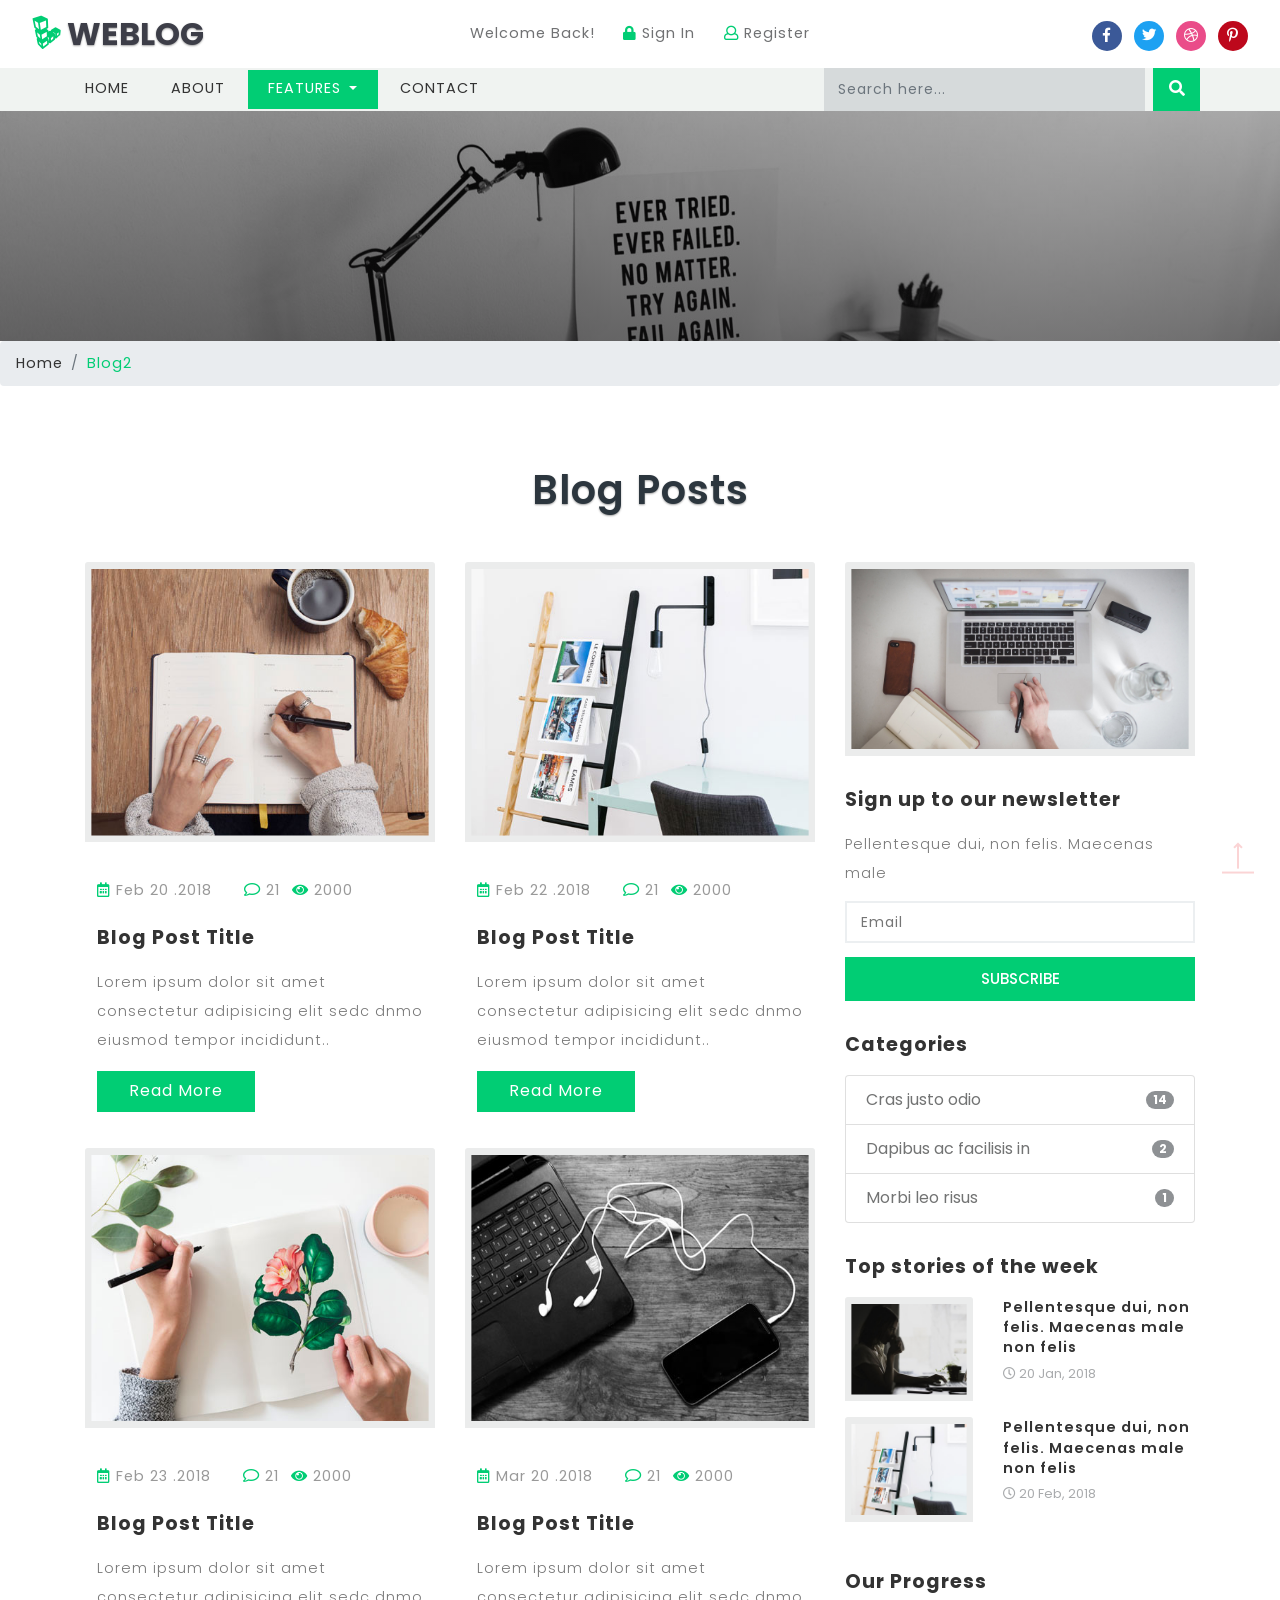
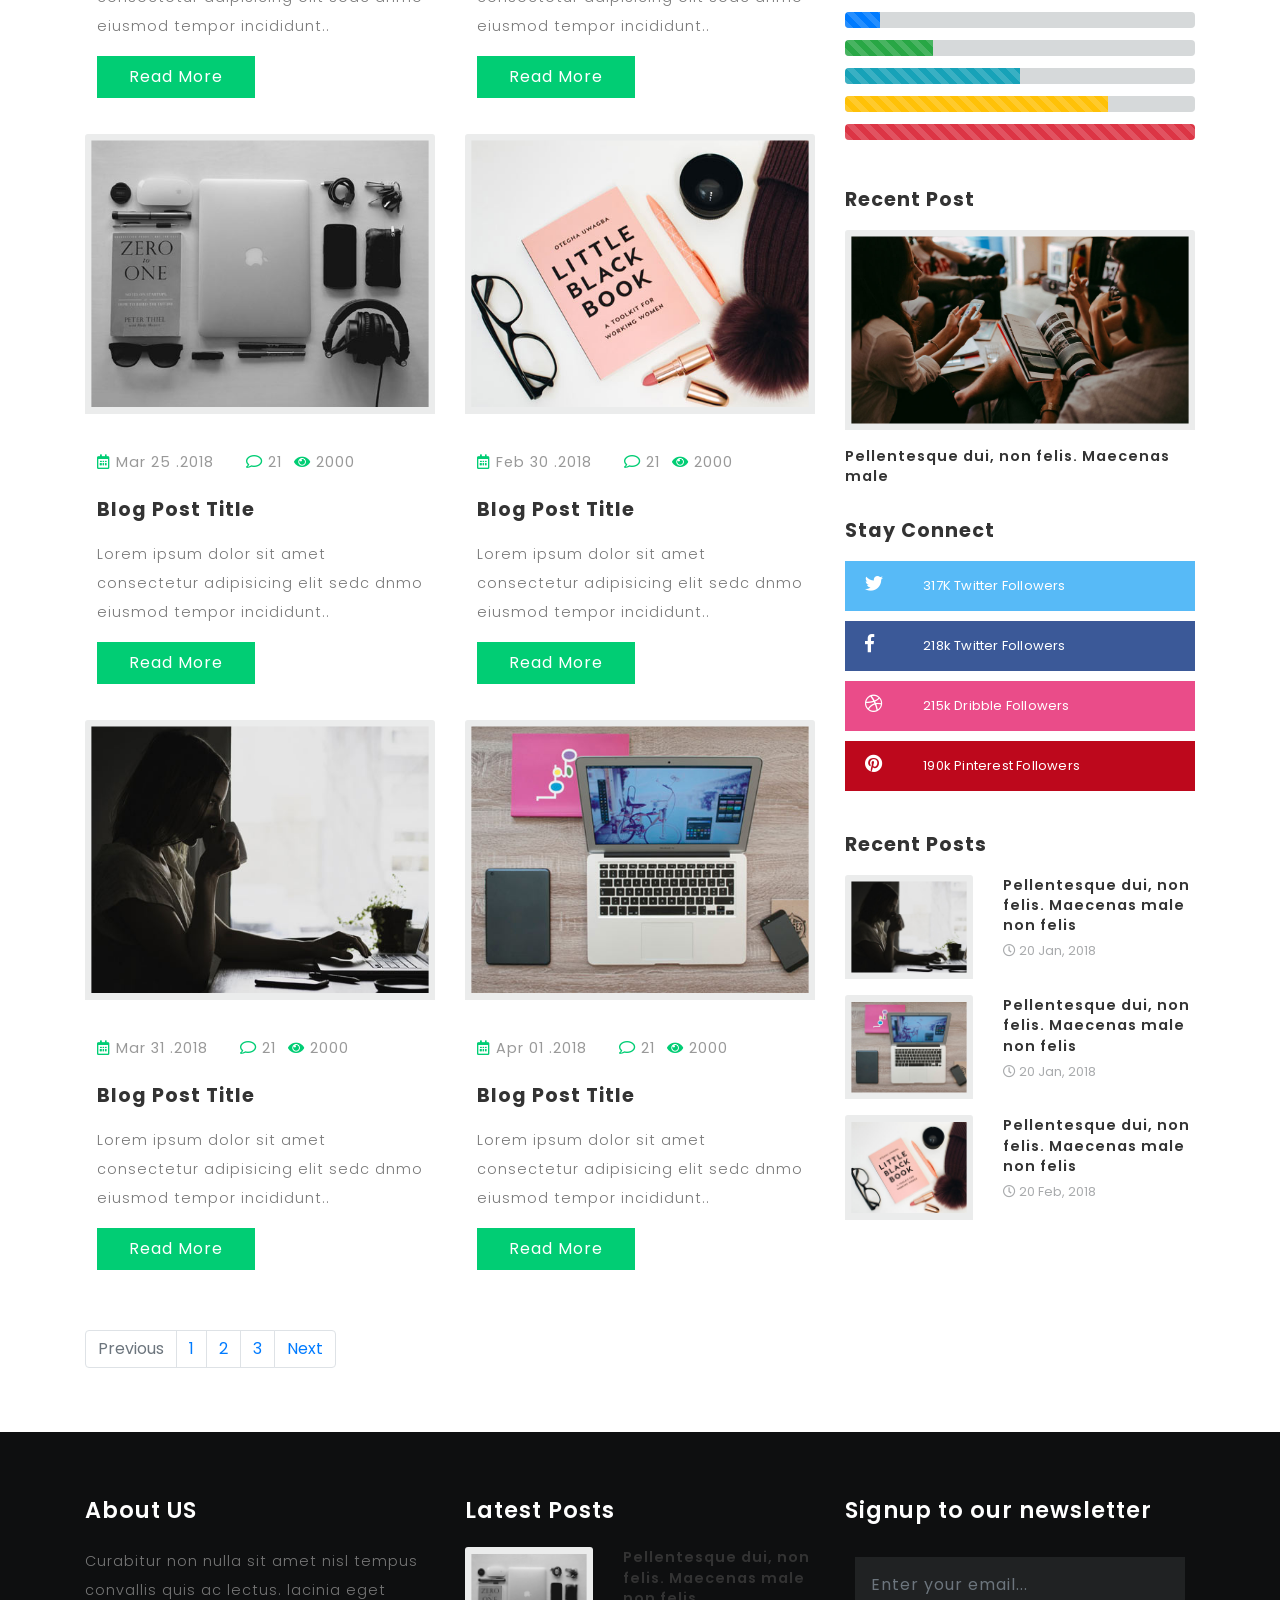
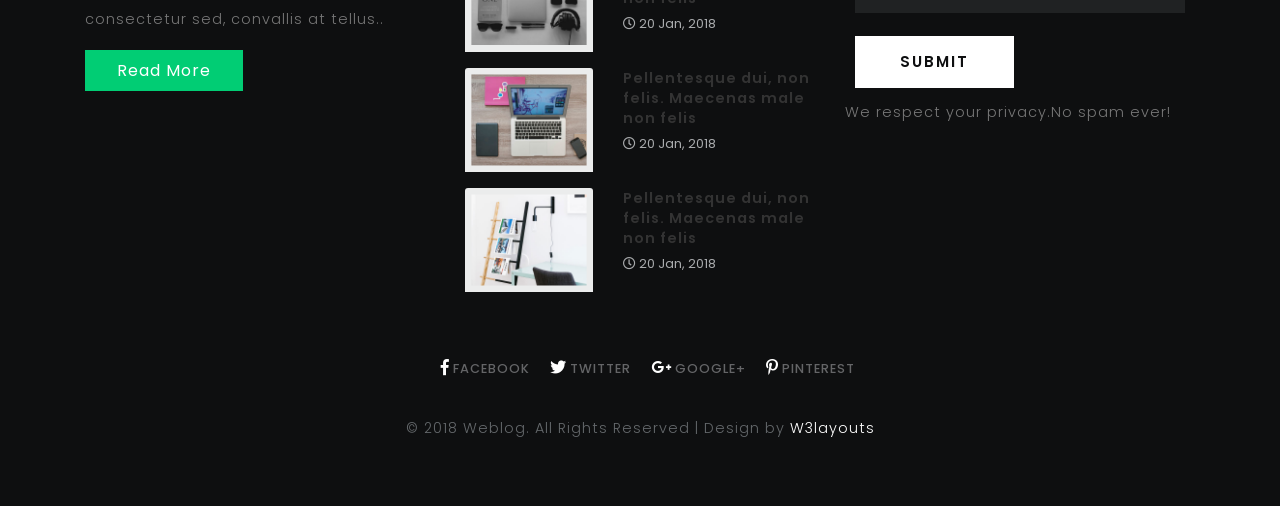
<file: CoreBlog/wwwroot/web/blog2.html>
<!--
	Author: W3layouts
	Author URL: http://w3layouts.com
	License: Creative Commons Attribution 3.0 Unported
	License URL: http://creativecommons.org/licenses/by/3.0/
-->

<!DOCTYPE html>
<html lang="zxx">

<head>
	<title>Weblog a Blogging Category Bootstrap responsive WebTemplate | Blog2 :: w3layouts</title>
	<meta name="viewport" content="width=device-width, initial-scale=1">
	<meta charset="utf-8">
	<meta name="keywords" content="Weblog a Responsive web template, Bootstrap Web Templates, Flat Web Templates, Android Compatible web template, 
Smartphone Compatible web template, free webdesigns for Nokia, Samsung, LG, SonyEricsson, Motorola web design" />

	<script>
		addEventListener("load", function () {
			setTimeout(hideURLbar, 0);
		}, false);

		function hideURLbar() {
			window.scrollTo(0, 1);
		}
	</script>
	<link href="css/bootstrap.css" rel='stylesheet' type='text/css' />
	<link rel="stylesheet" href="css/single.css">
	<link href="css/style.css" rel='stylesheet' type='text/css' />
	<link href="css/fontawesome-all.css" rel="stylesheet">
	<link href="//fonts.googleapis.com/css?family=Poppins:100,100i,200,200i,300,300i,400,400i,500,500i,600,600i,700,700i,800"
	    rel="stylesheet">
</head>

<body>
	<!--Header-->

	<header>
		<div class="top-bar_sub_w3layouts container-fluid">
			<div class="row">
				<div class="col-md-4 logo text-left">
					<a class="navbar-brand" href="index.html">
						<i class="fab fa-linode"></i> Weblog</a>
				</div>
				<div class="col-md-4 top-forms text-center mt-lg-3 mt-md-1 mt-0">
					<span>Welcome Back!</span>
					<span class="mx-lg-4 mx-md-2  mx-1">
						<a href="login.html">
							<i class="fas fa-lock"></i> Sign In</a>
					</span>
					<span>
						<a href="register.html">
							<i class="far fa-user"></i> Register</a>
					</span>
				</div>
				<div class="col-md-4 log-icons text-right">

					<ul class="social_list1 mt-3">

						<li>
							<a href="#" class="facebook1 mx-2">
								<i class="fab fa-facebook-f"></i>

							</a>
						</li>
						<li>
							<a href="#" class="twitter2">
								<i class="fab fa-twitter"></i>

							</a>
						</li>
						<li>
							<a href="#" class="dribble3 mx-2">
								<i class="fab fa-dribbble"></i>
							</a>
						</li>
						<li>
							<a href="#" class="pin">
								<i class="fab fa-pinterest-p"></i>
							</a>
						</li>
					</ul>
				</div>
			</div>
		</div>

		<div class="header_top" id="home">
			<nav class="navbar navbar-expand-lg navbar-light bg-light">
			<button class="navbar-toggler navbar-toggler-right mx-auto" type="button" data-toggle="collapse" data-target="#navbarSupportedContent" aria-controls="navbarSupportedContent"
						aria-expanded="false" aria-label="Toggle navigation">
						<span class="navbar-toggler-icon"></span>
				</button>


				<div class="collapse navbar-collapse" id="navbarSupportedContent">
					<ul class="navbar-nav mr-auto">
						<li class="nav-item">
							<a class="nav-link" href="index.html">Home
								<span class="sr-only">(current)</span>
							</a>
						</li>
						<li class="nav-item">
							<a class="nav-link" href="about.html">About</a>
						</li>
						<li class="nav-item dropdown active">
							<a class="nav-link dropdown-toggle" href="#" id="navbarDropdown" role="button" data-toggle="dropdown" aria-haspopup="true"
							    aria-expanded="false">
								Features
							</a>
							<div class="dropdown-menu" aria-labelledby="navbarDropdown">
								<a class="dropdown-item" href="#"></a>
								<a class="dropdown-item" href="blog1.html">Standard Blog</a>
								<div class="dropdown-divider"></div>
								<a class="dropdown-item" href="blog2.html">2 Column Blog</a>
								<div class="dropdown-divider"></div>
								<a class="dropdown-item" href="blog3.html">3 Column Blog</a>

							</div>
						</li>
						<li class="nav-item">
							<a class="nav-link" href="contact.html">Contact</a>
						</li>

					</ul>
					<form action="#" method="post" class="form-inline my-2 my-lg-0 header-search">
						<input class="form-control mr-sm-2" type="search" placeholder="Search here..." name="Search" required="">
						<button class="btn btn1 my-2 my-sm-0" type="submit">
							<i class="fas fa-search"></i>
						</button>
					</form>



				</div>
			</nav>

		</div>
	</header>
	<!--//header-->
	<!--/banner-->
	<div class="banner-inner">
	</div>
	<ol class="breadcrumb">
		<li class="breadcrumb-item">
			<a href="index.html">Home</a>
		</li>
		<li class="breadcrumb-item active">Blog2</li>
	</ol>
	<!--//banner-->

	<!--/main-->
	<section class="main-content-w3layouts-agileits">
		<div class="container">
			<h3 class="tittle">Blog Posts</h3>
			<div class="row inner-sec">
				<!--left-->
				<div class="col-lg-8 left-blog-info-w3layouts-agileits text-left">
					<div class="row mb-4">
						<div class="col-md-6 card">
							<a href="single.html">
								<img src="images/7.jpg" class="card-img-top img-fluid" alt="">
							</a>
							<div class="card-body">
								<ul class="blog-icons my-4">
									<li>
										<a href="#">
											<i class="far fa-calendar-alt"></i> Feb 20 .2018</a>
									</li>
									<li class="mx-2">
										<a href="#">
											<i class="far fa-comment"></i> 21</a>
									</li>
									<li>
										<a href="#">
											<i class="fas fa-eye"></i> 2000</a>
									</li>

								</ul>
								<h5 class="card-title ">
									<a href="single.html">Blog Post Title</a>
								</h5>
								<p class="card-text mb-3">Lorem ipsum dolor sit amet consectetur adipisicing elit sedc dnmo eiusmod tempor incididunt.. </p>
								<a href="single.html" class="btn btn-primary read-m">Read More</a>
							</div>
						</div>
						<div class="col-md-6 card">
							<a href="single.html">
								<img src="images/6.jpg" class="card-img-top img-fluid" alt="">
							</a>
							<div class="card-body">
								<ul class="blog-icons my-4">
									<li>
										<a href="#">
											<i class="far fa-calendar-alt"></i> Feb 22 .2018</a>
									</li>
									<li class="mx-2">
										<a href="#">
											<i class="far fa-comment"></i> 21</a>
									</li>
									<li>
										<a href="#">
											<i class="fas fa-eye"></i> 2000</a>
									</li>

								</ul>
								<h5 class="card-title ">
									<a href="single.html">Blog Post Title</a>
								</h5>
								<p class="card-text mb-3">Lorem ipsum dolor sit amet consectetur adipisicing elit sedc dnmo eiusmod tempor incididunt.. </p>
								<a href="single.html" class="btn btn-primary read-m">Read More</a>
							</div>
						</div>
						<div class="col-md-6 card my-4">
							<a href="single.html">
								<img src="images/2.jpg" class="card-img-top img-fluid" alt="">
							</a>
							<div class="card-body">
								<ul class="blog-icons my-4">
									<li>
										<a href="#">
											<i class="far fa-calendar-alt"></i> Feb 23 .2018</a>
									</li>
									<li class="mx-2">
										<a href="#">
											<i class="far fa-comment"></i> 21</a>
									</li>
									<li>
										<a href="#">
											<i class="fas fa-eye"></i> 2000</a>
									</li>

								</ul>
								<h5 class="card-title ">
									<a href="single.html">Blog Post Title</a>
								</h5>
								<p class="card-text mb-3">Lorem ipsum dolor sit amet consectetur adipisicing elit sedc dnmo eiusmod tempor incididunt.. </p>
								<a href="single.html" class="btn btn-primary read-m">Read More</a>
							</div>
						</div>
						<div class="col-md-6 card my-4">
							<a href="single.html">
								<img src="images/8.jpg" class="card-img-top img-fluid" alt="">
							</a>
							<div class="card-body">
								<ul class="blog-icons my-4">
									<li>
										<a href="#">
											<i class="far fa-calendar-alt"></i> Mar 20 .2018</a>
									</li>
									<li class="mx-2">
										<a href="#">
											<i class="far fa-comment"></i> 21</a>
									</li>
									<li>
										<a href="#">
											<i class="fas fa-eye"></i> 2000</a>
									</li>

								</ul>
								<h5 class="card-title ">
									<a href="single.html">Blog Post Title</a>
								</h5>
								<p class="card-text mb-3">Lorem ipsum dolor sit amet consectetur adipisicing elit sedc dnmo eiusmod tempor incididunt.. </p>
								<a href="single.html" class="btn btn-primary read-m">Read More</a>
							</div>
						</div>
						<div class="col-md-6 card">
							<a href="single.html">
								<img src="images/4.jpg" class="card-img-top img-fluid" alt="">
							</a>
							<div class="card-body">
								<ul class="blog-icons my-4">
									<li>
										<a href="#">
											<i class="far fa-calendar-alt"></i> Mar 25 .2018</a>
									</li>
									<li class="mx-2">
										<a href="#">
											<i class="far fa-comment"></i> 21</a>
									</li>
									<li>
										<a href="#">
											<i class="fas fa-eye"></i> 2000</a>
									</li>

								</ul>
								<h5 class="card-title ">
									<a href="single.html">Blog Post Title</a>
								</h5>
								<p class="card-text mb-3">Lorem ipsum dolor sit amet consectetur adipisicing elit sedc dnmo eiusmod tempor incididunt.. </p>
								<a href="single.html" class="btn btn-primary read-m">Read More</a>
							</div>
						</div>
						<div class="col-md-6 card">
								<a href="single.html">
									<img src="images/3.jpg" class="card-img-top img-fluid" alt="">
								</a>
								<div class="card-body">
									<ul class="blog-icons my-4">
										<li>
											<a href="#">
												<i class="far fa-calendar-alt"></i> Feb 30 .2018</a>
										</li>
										<li class="mx-2">
											<a href="#">
												<i class="far fa-comment"></i> 21</a>
										</li>
										<li>
											<a href="#">
												<i class="fas fa-eye"></i> 2000</a>
										</li>
	
									</ul>
									<h5 class="card-title ">
										<a href="single.html">Blog Post Title</a>
									</h5>
									<p class="card-text mb-3">Lorem ipsum dolor sit amet consectetur adipisicing elit sedc dnmo eiusmod tempor incididunt.. </p>
									<a href="single.html" class="btn btn-primary read-m">Read More</a>
								</div>
							</div>
							<div class="col-md-6 card my-4">
									<a href="single.html">
										<img src="images/1.jpg" class="card-img-top img-fluid" alt="">
									</a>
									<div class="card-body">
										<ul class="blog-icons my-4">
											<li>
												<a href="#">
													<i class="far fa-calendar-alt"></i> Mar 31 .2018</a>
											</li>
											<li class="mx-2">
												<a href="#">
													<i class="far fa-comment"></i> 21</a>
											</li>
											<li>
												<a href="#">
													<i class="fas fa-eye"></i> 2000</a>
											</li>
		
										</ul>
										<h5 class="card-title ">
											<a href="single.html">Blog Post Title</a>
										</h5>
										<p class="card-text mb-3">Lorem ipsum dolor sit amet consectetur adipisicing elit sedc dnmo eiusmod tempor incididunt.. </p>
										<a href="single.html" class="btn btn-primary read-m">Read More</a>
									</div>
								</div>
								<div class="col-md-6 card my-4">
										<a href="single.html">
											<img src="images/5.jpg" class="card-img-top img-fluid" alt="">
										</a>
										<div class="card-body">
											<ul class="blog-icons my-4">
												<li>
													<a href="#">
														<i class="far fa-calendar-alt"></i> Apr 01 .2018</a>
												</li>
												<li class="mx-2">
													<a href="#">
														<i class="far fa-comment"></i> 21</a>
												</li>
												<li>
													<a href="#">
														<i class="fas fa-eye"></i> 2000</a>
												</li>
			
											</ul>
											<h5 class="card-title ">
												<a href="single.html">Blog Post Title</a>
											</h5>
											<p class="card-text mb-3">Lorem ipsum dolor sit amet consectetur adipisicing elit sedc dnmo eiusmod tempor incididunt.. </p>
											<a href="single.html" class="btn btn-primary read-m">Read More</a>
										</div>
									</div>
					</div>
					<nav aria-label="Page navigation example">
						<ul class="pagination justify-content-left mt-4">
							<li class="page-item disabled">
								<a class="page-link" href="#" tabindex="-1">Previous</a>
							</li>
							<li class="page-item">
								<a class="page-link" href="#">1</a>
							</li>
							<li class="page-item">
								<a class="page-link" href="#">2</a>
							</li>
							<li class="page-item">
								<a class="page-link" href="#">3</a>
							</li>
							<li class="page-item">
								<a class="page-link" href="#">Next</a>
							</li>
						</ul>
					</nav>
				</div>
				<!--//left-->
				<!--right-->
				<aside class="col-lg-4 agileits-w3ls-right-blog-con text-left">
					<div class="right-blog-info text-left">
						<div class="tech-btm">
							<img src="images/banner1.jpg" class="card-img-top img-fluid" alt="">
						</div>
						<div class="tech-btm">
							<h4>Sign up to our newsletter</h4>
							<p>Pellentesque dui, non felis. Maecenas male </p>
							<form action="#" method="post">
								<input type="email" placeholder="Email" required="">
								<input type="submit" value="Subscribe">
							</form>

						</div>
						<div class="tech-btm">
							<h4>Categories</h4>
							<ul class="list-group single">
								<li class="list-group-item d-flex justify-content-between align-items-center">
									Cras justo odio
									<span class="badge badge-primary badge-pill">14</span>
								</li>
								<li class="list-group-item d-flex justify-content-between align-items-center">
									Dapibus ac facilisis in
									<span class="badge badge-primary badge-pill">2</span>
								</li>
								<li class="list-group-item d-flex justify-content-between align-items-center">
									Morbi leo risus
									<span class="badge badge-primary badge-pill">1</span>
								</li>
							</ul>
						</div>
						<div class="tech-btm">
							<h4>Top stories of the week</h4>

							<div class="blog-grids row mb-3">
								<div class="col-md-5 blog-grid-left">
									<a href="single.html">
										<img src="images/1.jpg" class="card-img-top img-fluid" alt="">
									</a>
								</div>
								<div class="col-md-7 blog-grid-right">

									<h5>
										<a href="single.html">Pellentesque dui, non felis. Maecenas male non felis </a>
									</h5>
									<div class="sub-meta">
										<span>
											<i class="far fa-clock"></i> 20 Jan, 2018</span>
									</div>
								</div>

							</div>
							<div class="blog-grids row mb-3">
								<div class="col-md-5 blog-grid-left">
									<a href="single.html">
										<img src="images/6.jpg" class="card-img-top img-fluid" alt="">
									</a>
								</div>
								<div class="col-md-7 blog-grid-right">
									<h5>
										<a href="single.html">Pellentesque dui, non felis. Maecenas male non felis </a>
									</h5>
									<div class="sub-meta">
										<span>
											<i class="far fa-clock"></i> 20 Feb, 2018</span>
									</div>
								</div>

							</div>
						</div>
						<div class="single-gd my-5 tech-btm">
							<h4>Our Progress</h4>
							<div class="progress">
								<div class="progress-bar progress-bar-striped" role="progressbar" style="width: 10%" aria-valuenow="10" aria-valuemin="0"
								    aria-valuemax="100"></div>
							</div>
							<div class="progress">
								<div class="progress-bar progress-bar-striped bg-success" role="progressbar" style="width: 25%" aria-valuenow="25" aria-valuemin="0"
								    aria-valuemax="100"></div>
							</div>
							<div class="progress">
								<div class="progress-bar progress-bar-striped bg-info" role="progressbar" style="width: 50%" aria-valuenow="50" aria-valuemin="0"
								    aria-valuemax="100"></div>
							</div>
							<div class="progress">
								<div class="progress-bar progress-bar-striped bg-warning" role="progressbar" style="width: 75%" aria-valuenow="75" aria-valuemin="0"
								    aria-valuemax="100"></div>
							</div>
							<div class="progress">
								<div class="progress-bar progress-bar-striped bg-danger" role="progressbar" style="width: 100%" aria-valuenow="100" aria-valuemin="0"
								    aria-valuemax="100"></div>
							</div>
						</div>
						<div class="single-gd tech-btm text-left">
							<h4>Recent Post</h4>
							<div class="blog-grids">
								<div class="blog-grid-left">
									<a href="single.html">
										<img src="images/b1.jpg" class="card-img-top img-fluid" alt="">
									</a>
								</div>
								<div class="blog-grid-right">

									<h5>
										<a href="single.html">Pellentesque dui, non felis. Maecenas male</a>
									</h5>
								</div>
								<div class="clearfix"> </div>
							</div>
						</div>
				


					<div class="tech-btm widget_social text-left">
						<h4>Stay Connect</h4>
						<ul>

							<li>
								<a class="twitter" href="#">
									<i class="fab fa-twitter"></i>
									<span class="count">317K</span> Twitter Followers</a>
							</li>
							<li>
								<a class="facebook" href="#">
									<i class="fab fa-facebook-f"></i>
									<span class="count">218k</span> Twitter Followers</a>
							</li>
							<li>
								<a class="dribble" href="#">
									<i class="fab fa-dribbble"></i>

									<span class="count">215k</span> Dribble Followers</a>
							</li>
							<li>
								<a class="pin" href="#">
									<i class="fab fa-pinterest"></i>
									<span class="count">190k</span> Pinterest Followers</a>
							</li>

						</ul>
					</div>
					<div class="tech-btm">
						<h4>Recent Posts</h4>

						<div class="blog-grids row mb-3 text-left">
							<div class="col-md-5 blog-grid-left">
								<a href="single.html">
									<img src="images/1.jpg" class="card-img-top img-fluid" alt="">
								</a>
							</div>
							<div class="col-md-7 blog-grid-right">

								<h5>
									<a href="single.html">Pellentesque dui, non felis. Maecenas male non felis </a>
								</h5>
								<div class="sub-meta">
									<span>
										<i class="far fa-clock"></i> 20 Jan, 2018</span>
								</div>
							</div>

						</div>
						<div class="blog-grids row mb-3 text-left">
							<div class="col-md-5 blog-grid-left">
								<a href="single.html">
									<img src="images/5.jpg" class="card-img-top img-fluid" alt="">
								</a>
							</div>
							<div class="col-md-7 blog-grid-right">

								<h5>
									<a href="single.html">Pellentesque dui, non felis. Maecenas male non felis </a>
								</h5>
								<div class="sub-meta">
									<span>
										<i class="far fa-clock"></i> 20 Jan, 2018</span>
								</div>
							</div>
							<div class="clearfix"> </div>
						</div>
						<div class="blog-grids row mb-3 text-left">
							<div class="col-md-5 blog-grid-left">
								<a href="single.html">
									<img src="images/3.jpg" class="card-img-top img-fluid" alt="">
								</a>
							</div>
							<div class="col-md-7 blog-grid-right">
								<h5>
									<a href="single.html">Pellentesque dui, non felis. Maecenas male non felis </a>
								</h5>
								<div class="sub-meta">
									<span>
										<i class="far fa-clock"></i> 20 Feb, 2018</span>
								</div>
							</div>

						</div>
					</div>
				</div>
				</aside>
				<!--//right-->
				</div>
			</div>
	</section>
	<!--//main-->

	<!--footer-->
	<footer>
		<div class="container">
			<div class="row">
				<div class="col-lg-4 footer-grid-agileits-w3ls text-left">
					<h3>About US</h3>
					<p>Curabitur non nulla sit amet nisl tempus convallis quis ac lectus. lacinia eget consectetur sed, convallis at tellus..</p>
					<div class="read">
						<a href="single.html" class="btn btn-primary read-m">Read More</a>
					</div>
				</div>
				<div class="col-lg-4 footer-grid-agileits-w3ls text-left">

					<div class="tech-btm">
						<h3>Latest Posts</h3>
						<div class="blog-grids row mb-3">
							<div class="col-md-5 blog-grid-left">
								<a href="single.html">
									<img src="images/4.jpg" class="card-img-top img-fluid" alt="">
								</a>
							</div>
							<div class="col-md-7 blog-grid-right">

								<h5>
									<a href="single.html">Pellentesque dui, non felis. Maecenas male non felis </a>
								</h5>
								<div class="sub-meta">
									<span>
										<i class="far fa-clock"></i> 20 Jan, 2018</span>
								</div>
							</div>

						</div>
						<div class="blog-grids row mb-3">
							<div class="col-md-5 blog-grid-left">
								<a href="single.html">
									<img src="images/5.jpg" class="card-img-top img-fluid" alt="">
								</a>
							</div>
							<div class="col-md-7 blog-grid-right">

								<h5>
									<a href="single.html">Pellentesque dui, non felis. Maecenas male non felis </a>
								</h5>
								<div class="sub-meta">
									<span>
										<i class="far fa-clock"></i> 20 Jan, 2018</span>
								</div>
							</div>

						</div>
						<div class="blog-grids row mb-3">
							<div class="col-md-5 blog-grid-left">
								<a href="single.html">
									<img src="images/6.jpg" class="card-img-top img-fluid" alt="">
								</a>
							</div>
							<div class="col-md-7 blog-grid-right">

								<h5>
									<a href="single.html">Pellentesque dui, non felis. Maecenas male non felis </a>
								</h5>
								<div class="sub-meta">
									<span>
										<i class="far fa-clock"></i> 20 Jan, 2018</span>
								</div>
							</div>

						</div>
					</div>
				</div>
				<!-- subscribe -->
				<div class="col-lg-4 subscribe-main footer-grid-agileits-w3ls text-left">
					<h2>Signup to our newsletter</h2>
					<div class="subscribe-main text-left">
						<div class="subscribe-form">
							<form action="#" method="post" class="subscribe_form">
								<input class="form-control" type="email" placeholder="Enter your email..." required="">
								<button type="submit" class="btn btn-primary submit">Submit</button>
							</form>
							<div class="clearfix"> </div>
						</div>
						<p>We respect your privacy.No spam ever!</p>
					</div>
					<!-- //subscribe -->
				</div>
			</div>
			<!-- footer -->
			<div class="footer-cpy text-center">
				<div class="footer-social">
					<div class="copyrighttop">
						<ul>
							<li class="mx-3">
								<a class="facebook" href="#">
									<i class="fab fa-facebook-f"></i>
									<span>Facebook</span>
								</a>
							</li>
							<li>
								<a class="facebook" href="#">
									<i class="fab fa-twitter"></i>
									<span>Twitter</span>
								</a>
							</li>
							<li class="mx-3">
								<a class="facebook" href="#">
									<i class="fab fa-google-plus-g"></i>
									<span>Google+</span>
								</a>
							</li>
							<li>
								<a class="facebook" href="#">
									<i class="fab fa-pinterest-p"></i>
									<span>Pinterest</span>
								</a>
							</li>
						</ul>

					</div>
				</div>
				<div class="w3layouts-agile-copyrightbottom">
					<p>© 2018 Weblog. All Rights Reserved | Design by
						<a href="http://w3layouts.com/">W3layouts</a>
					</p>

				</div>
			</div>

			<!-- //footer -->


		</div>
	</footer>
	<!---->

	<!-- js -->
	<script src="js/jquery-2.2.3.min.js"></script>
	<!-- //js -->
	<!--/ start-smoth-scrolling -->
	<script src="js/move-top.js"></script>
	<script src="js/easing.js"></script>
	<script>
		jQuery(document).ready(function ($) {
			$(".scroll").click(function (event) {
				event.preventDefault();
				$('html,body').animate({
					scrollTop: $(this.hash).offset().top
				}, 900);
			});
		});
	</script>
	<!--// end-smoth-scrolling -->

	<script>
		$(document).ready(function () {
			/*
									var defaults = {
							  			containerID: 'toTop', // fading element id
										containerHoverID: 'toTopHover', // fading element hover id
										scrollSpeed: 1200,
										easingType: 'linear' 
							 		};
									*/

			$().UItoTop({
				easingType: 'easeOutQuart'
			});

		});
	</script>
	<a href="#home" class="scroll" id="toTop" style="display: block;">
		<span id="toTopHover" style="opacity: 1;"> </span>
	</a>

	<!-- //Custom-JavaScript-File-Links -->
	<script src="js/bootstrap.js"></script>


</body>

</html>
</file>
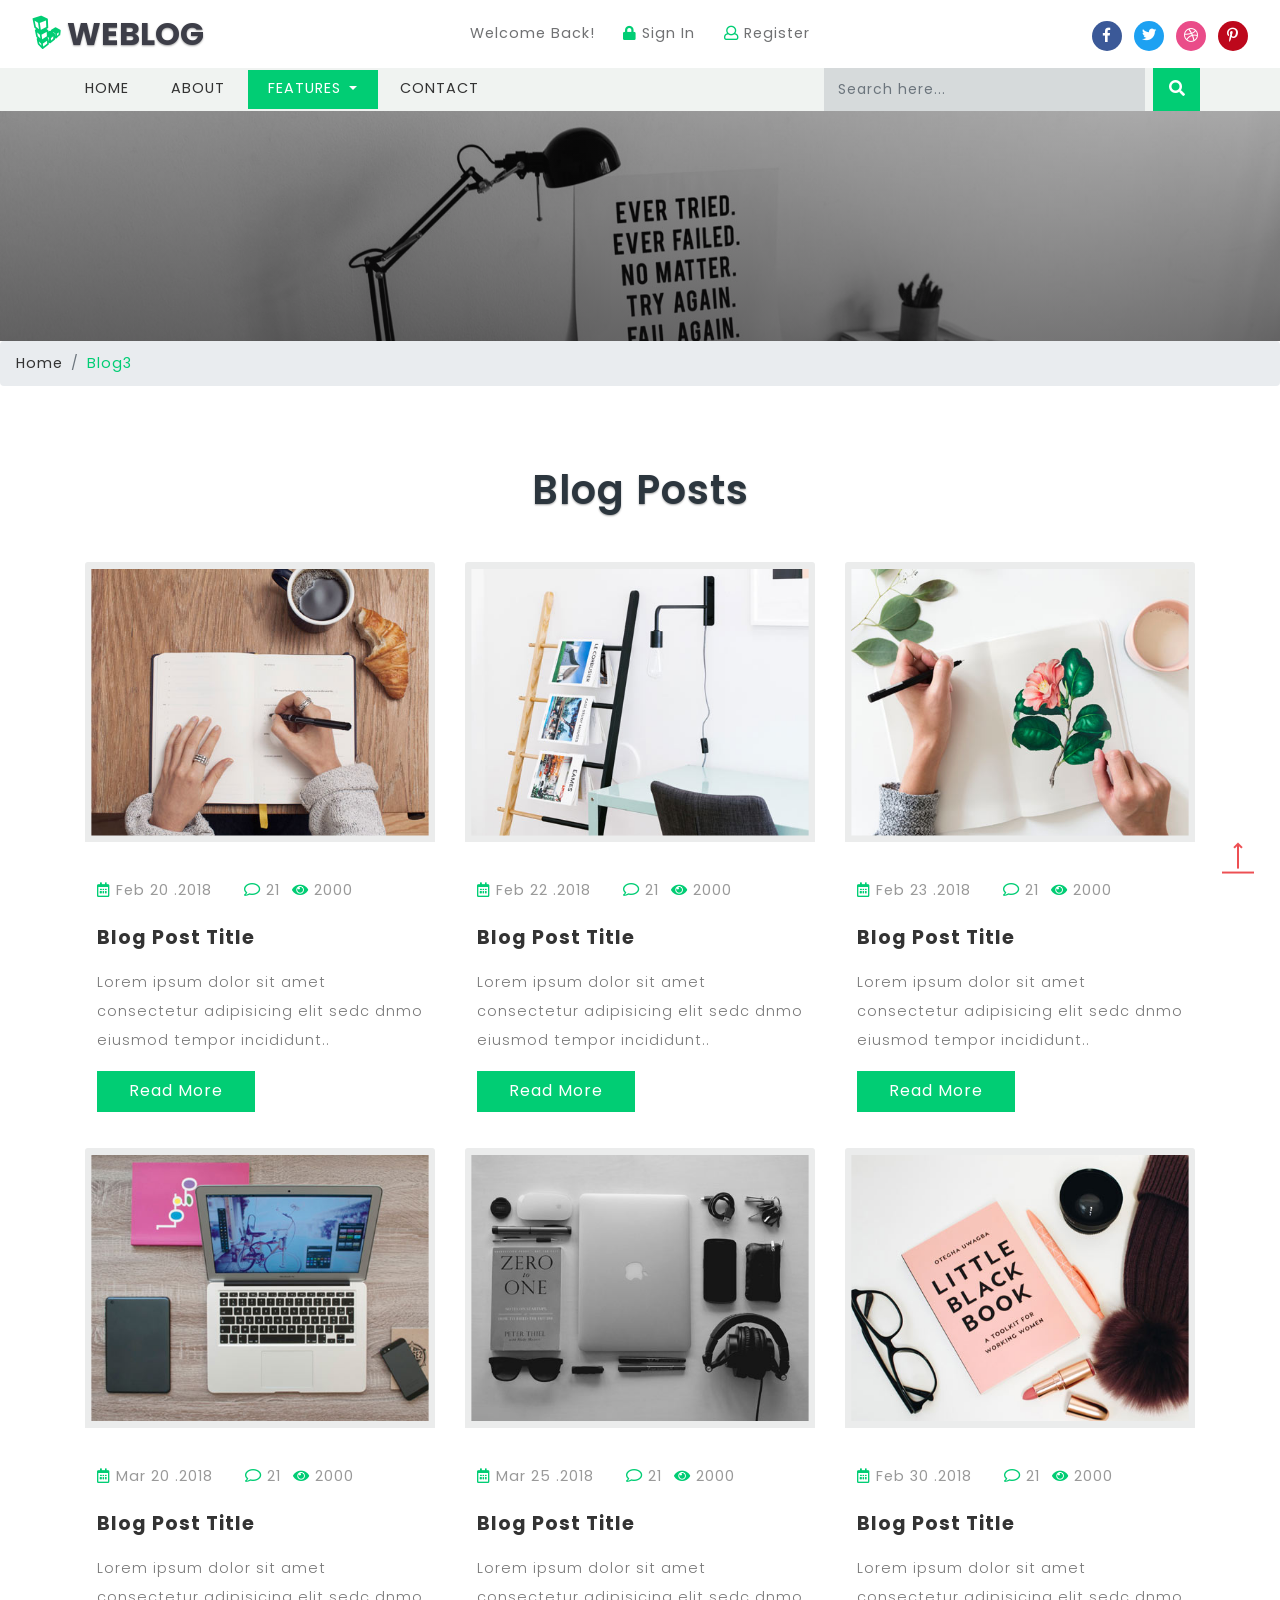
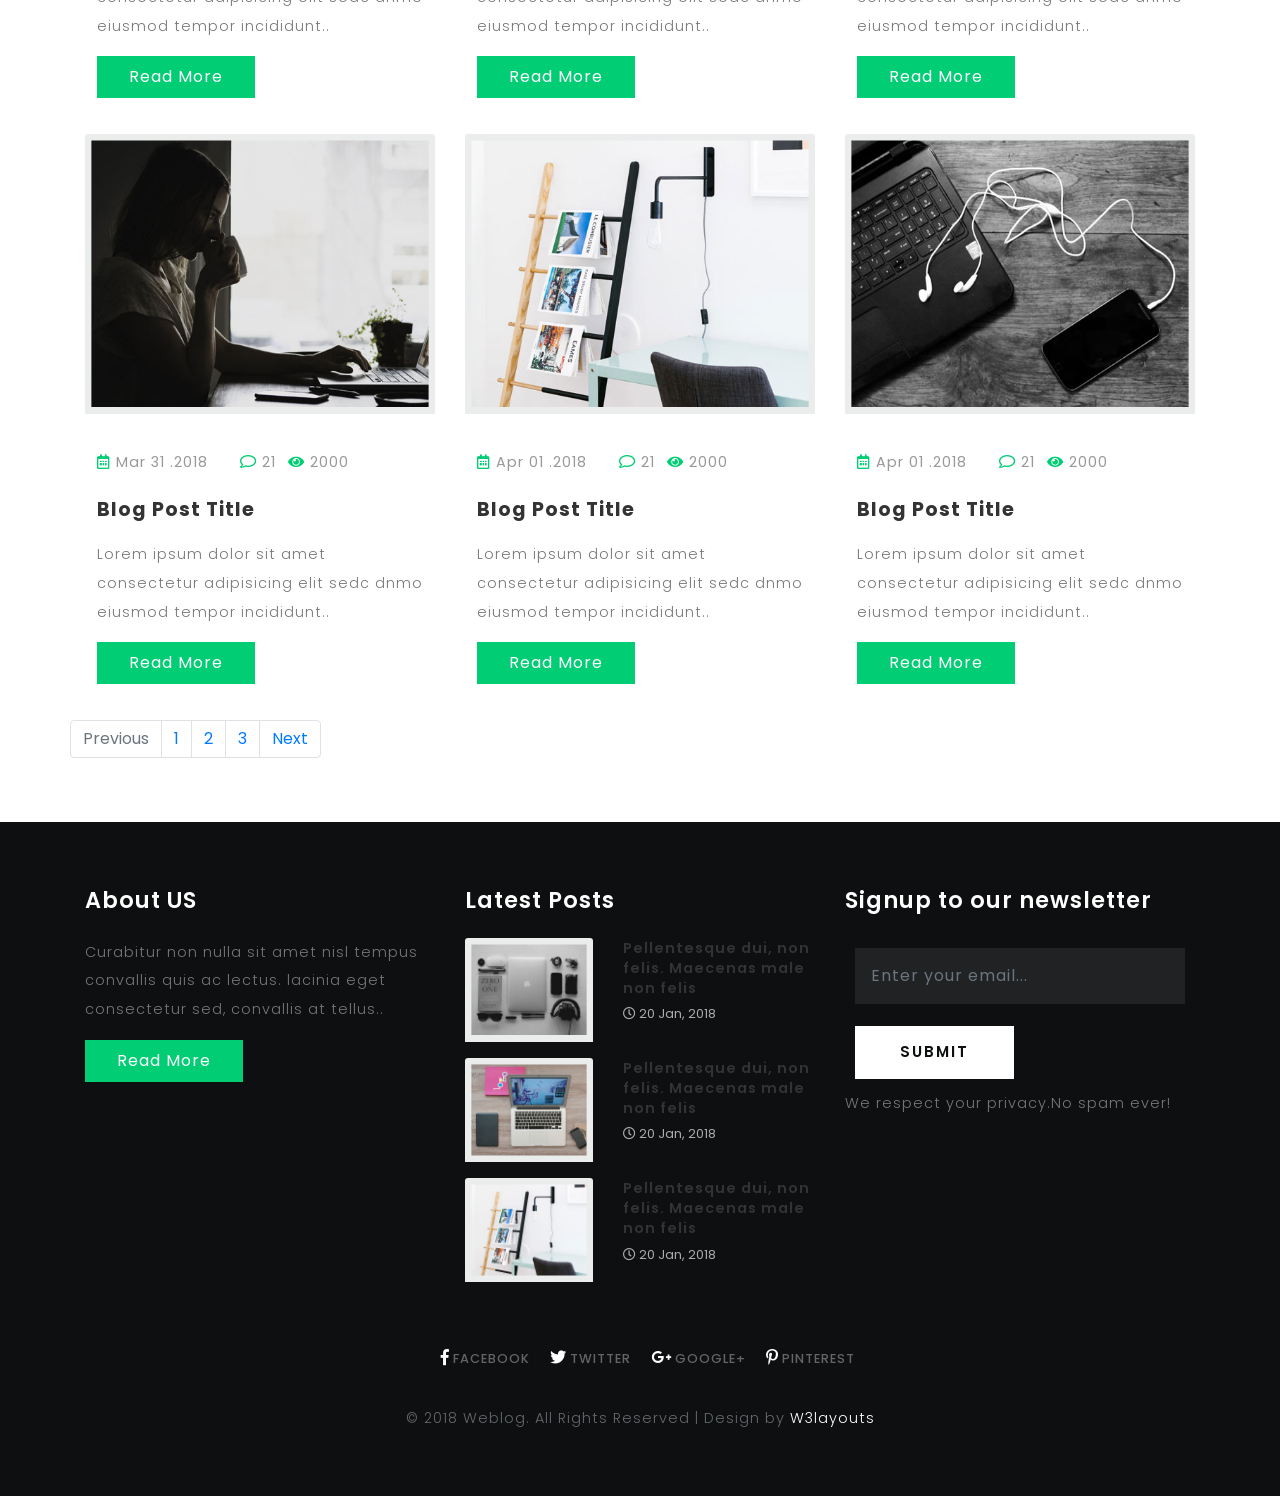
<file: CoreBlog/wwwroot/web/blog3.html>
<!--
	Author: W3layouts
	Author URL: http://w3layouts.com
	License: Creative Commons Attribution 3.0 Unported
	License URL: http://creativecommons.org/licenses/by/3.0/
-->

<!DOCTYPE html>
<html lang="zxx">

<head>
	<title>Weblog a Blogging Category Bootstrap responsive WebTemplate | Blog3 :: w3layouts</title>
	<meta name="viewport" content="width=device-width, initial-scale=1">
	<meta charset="utf-8">
	<meta name="keywords" content="Weblog a Responsive web template, Bootstrap Web Templates, Flat Web Templates, Android Compatible web template, 
Smartphone Compatible web template, free webdesigns for Nokia, Samsung, LG, SonyEricsson, Motorola web design" />

	<script>
		addEventListener("load", function () {
			setTimeout(hideURLbar, 0);
		}, false);

		function hideURLbar() {
			window.scrollTo(0, 1);
		}
	</script>
	<link href="css/bootstrap.css" rel='stylesheet' type='text/css' />
	<link rel="stylesheet" href="css/single.css">
	<link href="css/style.css" rel='stylesheet' type='text/css' />
	<link href="css/fontawesome-all.css" rel="stylesheet">
	<link href="//fonts.googleapis.com/css?family=Poppins:100,100i,200,200i,300,300i,400,400i,500,500i,600,600i,700,700i,800"
	    rel="stylesheet">
</head>

<body>
	<!--Header-->

	<header>
		<div class="top-bar_sub_w3layouts container-fluid">
			<div class="row">
				<div class="col-md-4 logo text-left">
					<a class="navbar-brand" href="index.html">
						<i class="fab fa-linode"></i> Weblog</a>
				</div>
				<div class="col-md-4 top-forms text-center mt-lg-3 mt-md-1 mt-0">
					<span>Welcome Back!</span>
					<span class="mx-lg-4 mx-md-2  mx-1">
						<a href="login.html">
							<i class="fas fa-lock"></i> Sign In</a>
					</span>
					<span>
						<a href="register.html">
							<i class="far fa-user"></i> Register</a>
					</span>
				</div>
				<div class="col-md-4 log-icons text-right">

					<ul class="social_list1 mt-3">

						<li>
							<a href="#" class="facebook1 mx-2">
								<i class="fab fa-facebook-f"></i>

							</a>
						</li>
						<li>
							<a href="#" class="twitter2">
								<i class="fab fa-twitter"></i>

							</a>
						</li>
						<li>
							<a href="#" class="dribble3 mx-2">
								<i class="fab fa-dribbble"></i>
							</a>
						</li>
						<li>
							<a href="#" class="pin">
								<i class="fab fa-pinterest-p"></i>
							</a>
						</li>
					</ul>
				</div>
			</div>
		</div>

		<div class="header_top" id="home">
			<nav class="navbar navbar-expand-lg navbar-light bg-light">
				<button class="navbar-toggler navbar-toggler-right mx-auto" type="button" data-toggle="collapse" data-target="#navbarSupportedContent" aria-controls="navbarSupportedContent"
						aria-expanded="false" aria-label="Toggle navigation">
						<span class="navbar-toggler-icon"></span>
				</button>


				<div class="collapse navbar-collapse" id="navbarSupportedContent">
					<ul class="navbar-nav mr-auto">
						<li class="nav-item">
							<a class="nav-link" href="index.html">Home
								<span class="sr-only">(current)</span>
							</a>
						</li>
						<li class="nav-item">
							<a class="nav-link" href="about.html">About</a>
						</li>
						<li class="nav-item dropdown active">
							<a class="nav-link dropdown-toggle" href="#" id="navbarDropdown" role="button" data-toggle="dropdown" aria-haspopup="true"
							    aria-expanded="false">
								Features
							</a>
							<div class="dropdown-menu" aria-labelledby="navbarDropdown">
								<a class="dropdown-item" href="#"></a>
								<a class="dropdown-item" href="blog1.html">Standard Blog</a>
								<div class="dropdown-divider"></div>
								<a class="dropdown-item" href="blog2.html">2 Column Blog</a>
								<div class="dropdown-divider"></div>
								<a class="dropdown-item" href="blog3.html">3 Column Blog</a>

							</div>
						</li>
						<li class="nav-item">
							<a class="nav-link" href="contact.html">Contact</a>
						</li>

					</ul>
					<form action="#" method="post" class="form-inline my-2 my-lg-0 header-search">
						<input class="form-control mr-sm-2" type="search" placeholder="Search here..." name="Search" required="">
						<button class="btn btn1 my-2 my-sm-0" type="submit">
							<i class="fas fa-search"></i>
						</button>
					</form>



				</div>
			</nav>

		</div>
	</header>
	<!--//header-->
	<!--/banner-->
	<div class="banner-inner">
	</div>
	<ol class="breadcrumb">
		<li class="breadcrumb-item">
			<a href="index.html">Home</a>
		</li>
		<li class="breadcrumb-item active">Blog3</li>
	</ol>
	<!--//banner-->

	<!--/main-->
	<section class="main-content-w3layouts-agileits">
		<div class="container">
			<h3 class="tittle">Blog Posts</h3>
			<div class="inner-sec">
				<!--left-->
				<div class="left-blog-info-w3layouts-agileits text-left">
					<div class="row">
						<div class="col-lg-4 card">
							<a href="single.html">
								<img src="images/7.jpg" class="card-img-top img-fluid" alt="">
							</a>
							<div class="card-body">
								<ul class="blog-icons my-4">
									<li>
										<a href="#">
											<i class="far fa-calendar-alt"></i> Feb 20 .2018</a>
									</li>
									<li class="mx-2">
										<a href="#">
											<i class="far fa-comment"></i> 21</a>
									</li>
									<li>
										<a href="#">
											<i class="fas fa-eye"></i> 2000</a>
									</li>

								</ul>
								<h5 class="card-title">
									<a href="single.html">Blog Post Title</a>
								</h5>
								<p class="card-text mb-3">Lorem ipsum dolor sit amet consectetur adipisicing elit sedc dnmo eiusmod tempor incididunt.. </p>
								<a href="single.html" class="btn btn-primary read-m">Read More</a>
							</div>
						</div>
						<div class="col-lg-4 card">
							<a href="single.html">
								<img src="images/6.jpg" class="card-img-top img-fluid" alt="">
							</a>
							<div class="card-body">
								<ul class="blog-icons my-4">
									<li>
										<a href="#">
											<i class="far fa-calendar-alt"></i> Feb 22 .2018</a>
									</li>
									<li class="mx-2">
										<a href="#">
											<i class="far fa-comment"></i> 21</a>
									</li>
									<li>
										<a href="#">
											<i class="fas fa-eye"></i> 2000</a>
									</li>

								</ul>
								<h5 class="card-title ">
									<a href="single.html">Blog Post Title</a>
								</h5>
								<p class="card-text mb-3">Lorem ipsum dolor sit amet consectetur adipisicing elit sedc dnmo eiusmod tempor incididunt.. </p>
								<a href="single.html" class="btn btn-primary read-m">Read More</a>
							</div>
						</div>
						<div class="col-lg-4 card">
							<a href="single.html">
								<img src="images/2.jpg" class="card-img-top img-fluid" alt="">
							</a>
							<div class="card-body">
								<ul class="blog-icons my-4">
									<li>
										<a href="#">
											<i class="far fa-calendar-alt"></i> Feb 23 .2018</a>
									</li>
									<li class="mx-2">
										<a href="#">
											<i class="far fa-comment"></i> 21</a>
									</li>
									<li>
										<a href="#">
											<i class="fas fa-eye"></i> 2000</a>
									</li>

								</ul>
								<h5 class="card-title ">
									<a href="single.html">Blog Post Title</a>
								</h5>
								<p class="card-text mb-3">Lorem ipsum dolor sit amet consectetur adipisicing elit sedc dnmo eiusmod tempor incididunt.. </p>
								<a href="single.html" class="btn btn-primary read-m">Read More</a>
							</div>
						</div>
						<div class="col-lg-4 card my-lg-4 my-md-1 my-0">
							<a href="single.html">
								<img src="images/5.jpg" class="card-img-top img-fluid" alt="">
							</a>
							<div class="card-body">
								<ul class="blog-icons my-4">
									<li>
										<a href="#">
											<i class="far fa-calendar-alt"></i> Mar 20 .2018</a>
									</li>
									<li class="mx-2">
										<a href="#">
											<i class="far fa-comment"></i> 21</a>
									</li>
									<li>
										<a href="#">
											<i class="fas fa-eye"></i> 2000</a>
									</li>

								</ul>
								<h5 class="card-title">
									<a href="single.html">Blog Post Title</a>
								</h5>
								<p class="card-text mb-3">Lorem ipsum dolor sit amet consectetur adipisicing elit sedc dnmo eiusmod tempor incididunt.. </p>
								<a href="single.html" class="btn btn-primary read-m">Read More</a>
							</div>
						</div>
						<div class="col-lg-4 card my-4">
							<a href="single.html">
								<img src="images/4.jpg" class="card-img-top img-fluid" alt="">
							</a>
							<div class="card-body">
								<ul class="blog-icons my-4">
									<li>
										<a href="#">
											<i class="far fa-calendar-alt"></i> Mar 25 .2018</a>
									</li>
									<li class="mx-2">
										<a href="#">
											<i class="far fa-comment"></i> 21</a>
									</li>
									<li>
										<a href="#">
											<i class="fas fa-eye"></i> 2000</a>
									</li>

								</ul>
								<h5 class="card-title ">
									<a href="single.html">Blog Post Title</a>
								</h5>
								<p class="card-text mb-3">Lorem ipsum dolor sit amet consectetur adipisicing elit sedc dnmo eiusmod tempor incididunt.. </p>
								<a href="single.html" class="btn btn-primary read-m">Read More</a>
							</div>
						</div>
						<div class="col-lg-4 card my-lg-4 my-md-1 my-0">
							<a href="single.html">
								<img src="images/3.jpg" class="card-img-top img-fluid" alt="">
							</a>
							<div class="card-body">
								<ul class="blog-icons my-4">
									<li>
										<a href="#">
											<i class="far fa-calendar-alt"></i> Feb 30 .2018</a>
									</li>
									<li class="mx-2">
										<a href="#">
											<i class="far fa-comment"></i> 21</a>
									</li>
									<li>
										<a href="#">
											<i class="fas fa-eye"></i> 2000</a>
									</li>

								</ul>
								<h5 class="card-title ">
									<a href="single.html">Blog Post Title</a>
								</h5>
								<p class="card-text mb-3">Lorem ipsum dolor sit amet consectetur adipisicing elit sedc dnmo eiusmod tempor incididunt.. </p>
								<a href="single.html" class="btn btn-primary read-m">Read More</a>
							</div>
						</div>
						<div class="col-lg-4 card">
							<a href="single.html">
								<img src="images/1.jpg" class="card-img-top img-fluid" alt="">
							</a>
							<div class="card-body">
								<ul class="blog-icons my-4">
									<li>
										<a href="#">
											<i class="far fa-calendar-alt"></i> Mar 31 .2018</a>
									</li>
									<li class="mx-2">
										<a href="#">
											<i class="far fa-comment"></i> 21</a>
									</li>
									<li>
										<a href="#">
											<i class="fas fa-eye"></i> 2000</a>
									</li>

								</ul>
								<h5 class="card-title ">
									<a href="single.html">Blog Post Title</a>
								</h5>
								<p class="card-text mb-3">Lorem ipsum dolor sit amet consectetur adipisicing elit sedc dnmo eiusmod tempor incididunt.. </p>
								<a href="single.html" class="btn btn-primary read-m">Read More</a>
							</div>
						</div>
						<div class="col-lg-4 card">
							<a href="single.html">
								<img src="images/6.jpg" class="card-img-top img-fluid" alt="">
							</a>
							<div class="card-body">
								<ul class="blog-icons my-4">
									<li>
										<a href="#">
											<i class="far fa-calendar-alt"></i> Apr 01 .2018</a>
									</li>
									<li class="mx-2">
										<a href="#">
											<i class="far fa-comment"></i> 21</a>
									</li>
									<li>
										<a href="#">
											<i class="fas fa-eye"></i> 2000</a>
									</li>

								</ul>
								<h5 class="card-title ">
									<a href="single.html">Blog Post Title</a>
								</h5>
								<p class="card-text mb-3">Lorem ipsum dolor sit amet consectetur adipisicing elit sedc dnmo eiusmod tempor incididunt.. </p>
								<a href="single.html" class="btn btn-primary read-m">Read More</a>
							</div>
						</div>
						<div class="col-lg-4 card">
								<a href="single.html">
									<img src="images/8.jpg" class="card-img-top img-fluid" alt="">
								</a>
								<div class="card-body">
									<ul class="blog-icons my-4">
										<li>
											<a href="#">
												<i class="far fa-calendar-alt"></i> Apr 01 .2018</a>
										</li>
										<li class="mx-2">
											<a href="#">
												<i class="far fa-comment"></i> 21</a>
										</li>
										<li>
											<a href="#">
												<i class="fas fa-eye"></i> 2000</a>
										</li>
	
									</ul>
									<h5 class="card-title ">
										<a href="single.html">Blog Post Title</a>
									</h5>
									<p class="card-text mb-3">Lorem ipsum dolor sit amet consectetur adipisicing elit sedc dnmo eiusmod tempor incididunt.. </p>
									<a href="single.html" class="btn btn-primary read-m">Read More</a>
								</div>
							</div>
						<nav aria-label="Page navigation example">
							<ul class="pagination justify-content-left mt-4">
								<li class="page-item disabled">
									<a class="page-link" href="#" tabindex="-1">Previous</a>
								</li>
								<li class="page-item">
									<a class="page-link" href="#">1</a>
								</li>
								<li class="page-item">
									<a class="page-link" href="#">2</a>
								</li>
								<li class="page-item">
									<a class="page-link" href="#">3</a>
								</li>
								<li class="page-item">
									<a class="page-link" href="#">Next</a>
								</li>
							</ul>
						</nav>
					</div>
					<!--//left-->
				</div>
			</div>
		</div>
	</section>
	<!--//main-->
	<!--footer-->
	<footer>
		<div class="container">
			<div class="row">
				<div class="col-lg-4 footer-grid-agileits-w3ls text-left">
					<h3>About US</h3>
					<p>Curabitur non nulla sit amet nisl tempus convallis quis ac lectus. lacinia eget consectetur sed, convallis at tellus..</p>
					<div class="read">
						<a href="single.html" class="btn btn-primary read-m">Read More</a>
					</div>
				</div>
				<div class="col-lg-4 footer-grid-agileits-w3ls text-left">

					<div class="tech-btm">
						<h3>Latest Posts</h3>
						<div class="blog-grids row mb-3">
							<div class="col-md-5 blog-grid-left">
								<a href="single.html">
									<img src="images/4.jpg" class="card-img-top img-fluid" alt="">
								</a>
							</div>
							<div class="col-md-7 blog-grid-right">

								<h5>
									<a href="single.html">Pellentesque dui, non felis. Maecenas male non felis </a>
								</h5>
								<div class="sub-meta">
									<span>
										<i class="far fa-clock"></i> 20 Jan, 2018</span>
								</div>
							</div>

						</div>
						<div class="blog-grids row mb-3">
							<div class="col-md-5 blog-grid-left">
								<a href="single.html">
									<img src="images/5.jpg" class="card-img-top img-fluid" alt="">
								</a>
							</div>
							<div class="col-md-7 blog-grid-right">

								<h5>
									<a href="single.html">Pellentesque dui, non felis. Maecenas male non felis </a>
								</h5>
								<div class="sub-meta">
									<span>
										<i class="far fa-clock"></i> 20 Jan, 2018</span>
								</div>
							</div>

						</div>
						<div class="blog-grids row mb-3">
							<div class="col-md-5 blog-grid-left">
								<a href="single.html">
									<img src="images/6.jpg" class="card-img-top img-fluid" alt="">
								</a>
							</div>
							<div class="col-md-7 blog-grid-right">

								<h5>
									<a href="single.html">Pellentesque dui, non felis. Maecenas male non felis </a>
								</h5>
								<div class="sub-meta">
									<span>
										<i class="far fa-clock"></i> 20 Jan, 2018</span>
								</div>
							</div>

						</div>
					</div>
				</div>
				<!-- subscribe -->
				<div class="col-lg-4 subscribe-main footer-grid-agileits-w3ls text-left">
					<h2>Signup to our newsletter</h2>
					<div class="subscribe-main text-left">
						<div class="subscribe-form">
							<form action="#" method="post" class="subscribe_form">
								<input class="form-control" type="email" placeholder="Enter your email..." required="">
								<button type="submit" class="btn btn-primary submit">Submit</button>
							</form>
							<div class="clearfix"> </div>
						</div>
						<p>We respect your privacy.No spam ever!</p>
					</div>
					<!-- //subscribe -->
				</div>
			</div>
			<!-- footer -->
			<div class="footer-cpy text-center">
				<div class="footer-social">
					<div class="copyrighttop">
						<ul>
							<li class="mx-3">
								<a class="facebook" href="#">
									<i class="fab fa-facebook-f"></i>
									<span>Facebook</span>
								</a>
							</li>
							<li>
								<a class="facebook" href="#">
									<i class="fab fa-twitter"></i>
									<span>Twitter</span>
								</a>
							</li>
							<li class="mx-3">
								<a class="facebook" href="#">
									<i class="fab fa-google-plus-g"></i>
									<span>Google+</span>
								</a>
							</li>
							<li>
								<a class="facebook" href="#">
									<i class="fab fa-pinterest-p"></i>
									<span>Pinterest</span>
								</a>
							</li>
						</ul>

					</div>
				</div>
				<div class="w3layouts-agile-copyrightbottom">
					<p>© 2018 Weblog. All Rights Reserved | Design by
						<a href="http://w3layouts.com/">W3layouts</a>
					</p>

				</div>
			</div>

			<!-- //footer -->


		</div>
	</footer>
	<!---->

	<!-- js -->
	<script src="js/jquery-2.2.3.min.js"></script>
	<!-- //js -->
	<!--/ start-smoth-scrolling -->
	<script src="js/move-top.js"></script>
	<script src="js/easing.js"></script>
	<script>
		jQuery(document).ready(function ($) {
			$(".scroll").click(function (event) {
				event.preventDefault();
				$('html,body').animate({
					scrollTop: $(this.hash).offset().top
				}, 900);
			});
		});
	</script>
	<!--// end-smoth-scrolling -->

	<script>
		$(document).ready(function () {
			/*
									var defaults = {
							  			containerID: 'toTop', // fading element id
										containerHoverID: 'toTopHover', // fading element hover id
										scrollSpeed: 1200,
										easingType: 'linear' 
							 		};
									*/

			$().UItoTop({
				easingType: 'easeOutQuart'
			});

		});
	</script>
	<a href="#home" class="scroll" id="toTop" style="display: block;">
		<span id="toTopHover" style="opacity: 1;"> </span>
	</a>

	<!-- //Custom-JavaScript-File-Links -->
	<script src="js/bootstrap.js"></script>


</body>

</html>
</file>
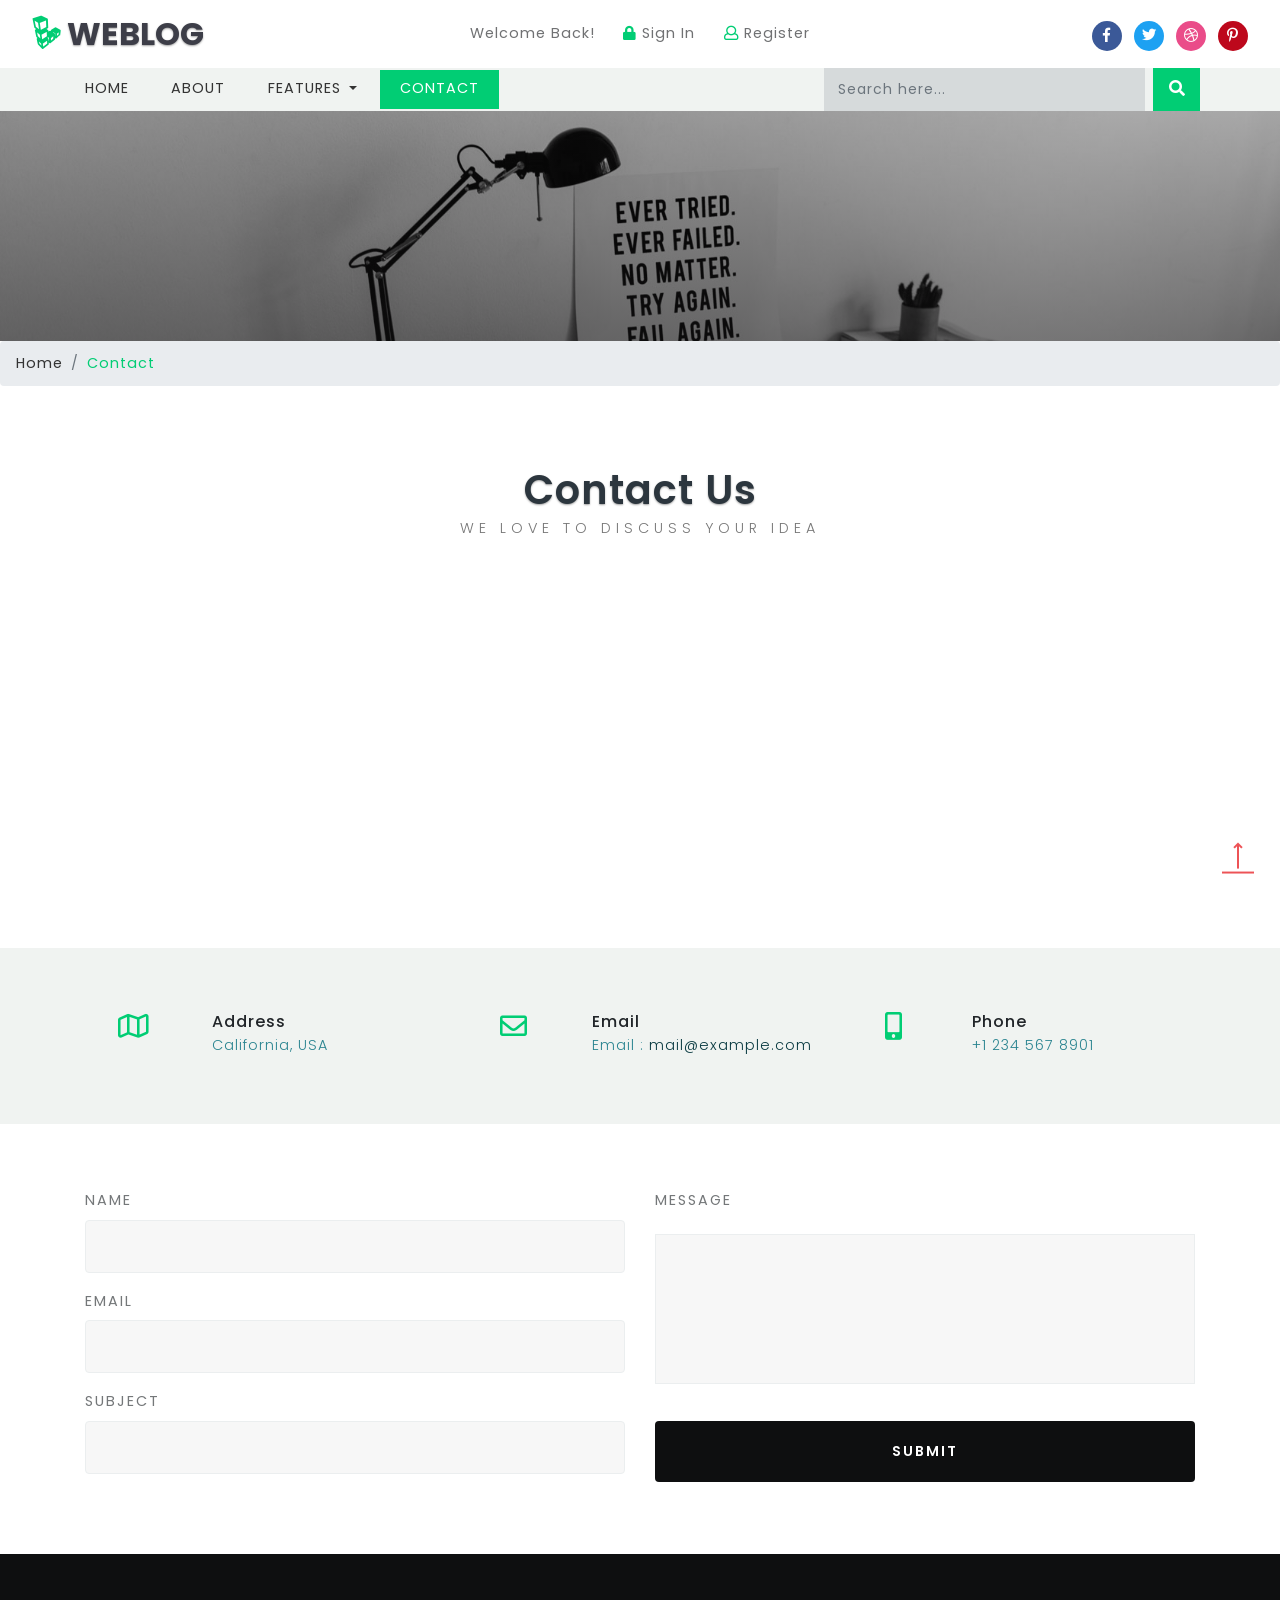
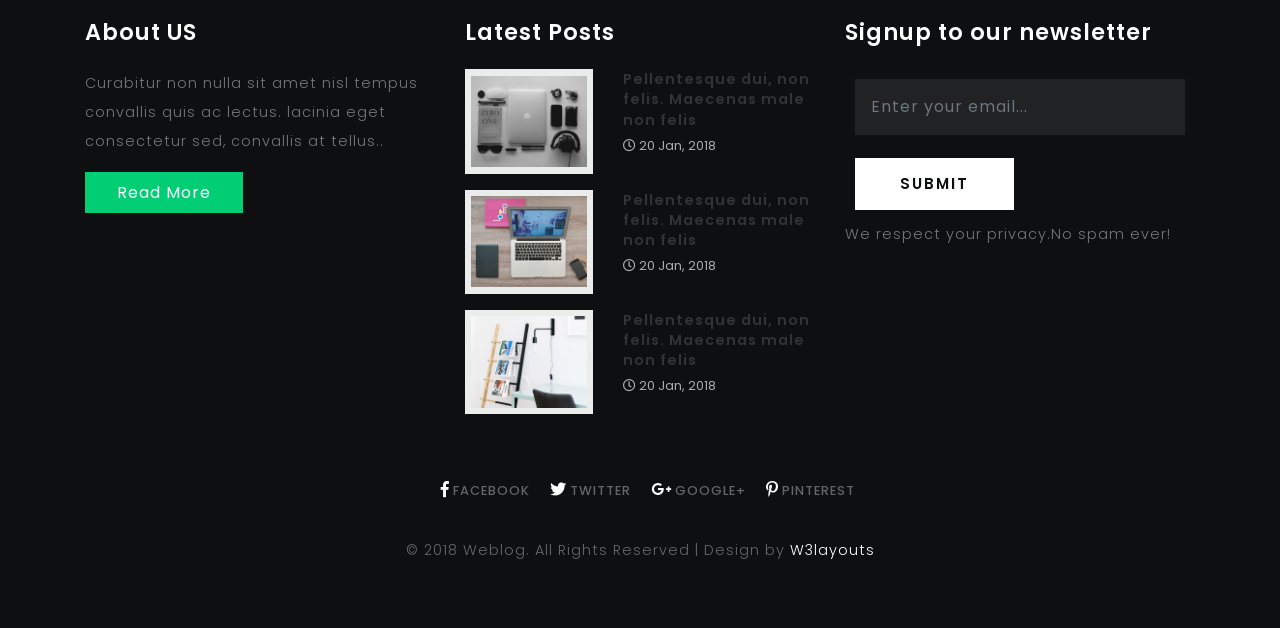
<file: CoreBlog/wwwroot/web/contact.html>
<!--
	Author: W3layouts
	Author URL: http://w3layouts.com
	License: Creative Commons Attribution 3.0 Unported
	License URL: http://creativecommons.org/licenses/by/3.0/
-->

<!DOCTYPE html>
<html lang="zxx">

<head>
	<title>Weblog a Blogging Category Bootstrap responsive WebTemplate | Contact :: w3layouts</title>
	<meta name="viewport" content="width=device-width, initial-scale=1">
	<meta charset="utf-8">
	<meta name="keywords" content="Weblog a Responsive web template, Bootstrap Web Templates, Flat Web Templates, Android Compatible web template, 
Smartphone Compatible web template, free webdesigns for Nokia, Samsung, LG, SonyEricsson, Motorola web design" />

	<script>
		addEventListener("load", function () {
			setTimeout(hideURLbar, 0);
		}, false);

		function hideURLbar() {
			window.scrollTo(0, 1);
		}
	</script>
	<link href="css/bootstrap.css" rel='stylesheet' type='text/css' />
	<link href="css/contact.css" rel='stylesheet' type='text/css' />
	<link href="css/style.css" rel='stylesheet' type='text/css' />
	<link href="css/fontawesome-all.css" rel="stylesheet">
	<link href="//fonts.googleapis.com/css?family=Poppins:100,100i,200,200i,300,300i,400,400i,500,500i,600,600i,700,700i,800"
	    rel="stylesheet">
</head>

<body>
	<!--Header-->

	<header>
		<div class="top-bar_sub_w3layouts container-fluid">
			<div class="row">
				<div class="col-md-4 logo text-left">
					<a class="navbar-brand" href="index.html">
						<i class="fab fa-linode"></i> Weblog</a>
				</div>
				<div class="col-md-4 top-forms text-center mt-lg-3 mt-md-1 mt-0">
					<span>Welcome Back!</span>
					<span class="mx-lg-4 mx-md-2  mx-1">
						<a href="login.html">
							<i class="fas fa-lock"></i> Sign In</a>
					</span>
					<span>
						<a href="register.html">
							<i class="far fa-user"></i> Register</a>
					</span>
				</div>
				<div class="col-md-4 log-icons text-right">

					<ul class="social_list1 mt-3">

						<li>
							<a href="#" class="facebook1 mx-2">
								<i class="fab fa-facebook-f"></i>

							</a>
						</li>
						<li>
							<a href="#" class="twitter2">
								<i class="fab fa-twitter"></i>

							</a>
						</li>
						<li>
							<a href="#" class="dribble3 mx-2">
								<i class="fab fa-dribbble"></i>
							</a>
						</li>
						<li>
							<a href="#" class="pin">
								<i class="fab fa-pinterest-p"></i>
							</a>
						</li>
					</ul>
				</div>
			</div>
		</div>

		<div class="header_top" id="home">
			<nav class="navbar navbar-expand-lg navbar-light bg-light">
				<button class="navbar-toggler navbar-toggler-right mx-auto" type="button" data-toggle="collapse" data-target="#navbarSupportedContent" aria-controls="navbarSupportedContent"
						aria-expanded="false" aria-label="Toggle navigation">
						<span class="navbar-toggler-icon"></span>
				</button>


				<div class="collapse navbar-collapse" id="navbarSupportedContent">
					<ul class="navbar-nav mr-auto">
						<li class="nav-item">
							<a class="nav-link" href="index.html">Home
								<span class="sr-only">(current)</span>
							</a>
						</li>
						<li class="nav-item">
							<a class="nav-link" href="about.html">About</a>
						</li>
						<li class="nav-item dropdown">
							<a class="nav-link dropdown-toggle" href="#" id="navbarDropdown" role="button" data-toggle="dropdown" aria-haspopup="true"
							    aria-expanded="false">
								Features
							</a>
							<div class="dropdown-menu" aria-labelledby="navbarDropdown">
								<a class="dropdown-item" href="#"></a>
								<a class="dropdown-item" href="blog1.html">Standard Blog</a>
								<div class="dropdown-divider"></div>
								<a class="dropdown-item" href="blog2.html">2 Column Blog</a>
								<div class="dropdown-divider"></div>
								<a class="dropdown-item" href="blog3.html">3 Column Blog</a>

							</div>
						</li>
						<li class="nav-item active">
							<a class="nav-link" href="contact.html">Contact</a>
						</li>

					</ul>
					<form action="#" method="post" class="form-inline my-2 my-lg-0 header-search">
						<input class="form-control mr-sm-2" type="search" placeholder="Search here..." name="Search" required="">
						<button class="btn btn1 my-2 my-sm-0" type="submit">
							<i class="fas fa-search"></i>
						</button>
					</form>



				</div>
			</nav>

		</div>
	</header>
	<!--//header-->

	<!--/banner-->
	<div class="banner-inner">
	</div>
	<ol class="breadcrumb">
		<li class="breadcrumb-item">
			<a href="index.html">Home</a>
		</li>
		<li class="breadcrumb-item active">Contact</li>
	</ol>
	<!--//banner-->
	<!--/main-->
	<section class="main-content-w3layouts-agileits">

		<h3 class="tittle">Contact Us</h3>
		<p class="sub text-center">We love to discuss your idea</p>
		<div class="contact-map inner-sec">

			<iframe src="https://www.google.com/maps/embed?pb=!1m18!1m12!1m3!1d100949.24429313939!2d-122.44206553967531!3d37.75102885910819!2m3!1f0!2f0!3f0!3m2!1i1024!2i768!4f13.1!3m3!1m2!1s0x80859a6d00690021%3A0x4a501367f076adff!2sSan+Francisco%2C+CA%2C+USA!5e0!3m2!1sen!2sin!4v1472190196783"
			    class="map" style="border:0" allowfullscreen=""></iframe>
		</div>
		<div class="ad-inf-sec bg-light">
			<div class="container">
				<div class="address row">

					<div class="col-lg-4 address-grid">
						<div class="row address-info">
							<div class="col-md-4 address-left text-center">
								<i class="far fa-map"></i>
							</div>
							<div class="col-md-8 address-right text-left">
								<h6>Address</h6>
								<p> California, USA

								</p>
							</div>
						</div>

					</div>
					<div class="col-lg-4 address-grid">
						<div class="row address-info">
							<div class="col-md-4 address-left text-center">
								<i class="far fa-envelope"></i>
							</div>
							<div class="col-md-8 address-right text-left">
								<h6>Email</h6>
								<p>Email :
									<a href="mailto:example@email.com"> mail@example.com</a>

								</p>
							</div>

						</div>
					</div>
					<div class="col-lg-4 address-grid">
						<div class="row address-info">
							<div class="col-md-4 address-left text-center">
								<i class="fas fa-mobile-alt"></i>
							</div>
							<div class="col-md-8 address-right text-left">
								<h6>Phone</h6>
								<p>+1 234 567 8901</p>

							</div>

						</div>
					</div>
				</div>
			</div>
		</div>
		<div class="container">
			<div class="contact_grid_right">
				<form action="#" method="post">
					<div class="row contact_left_grid">
						<div class="col-md-6 con-left">
							<div class="form-group">
								<label for="validationCustom01 my-2">Name</label>
								<input class="form-control" type="text" name="Name" placeholder="" required="">
							</div>
							<div class="form-group">
								<label for="exampleFormControlInput1">Email</label>
								<input class="form-control" type="email" name="Email" placeholder="" required="">
							</div>
							<div class="form-group">
								<label for="validationCustom03 my-2">Subject</label>
								<input class="form-control" type="text" name="Subject" placeholder="" required="">
							</div>
						</div>
						<div class="col-md-6 con-right">
							<div class="form-group">
								<label for="textarea">Message</label>
								<textarea id="textarea" placeholder=""></textarea>
							</div>
							<input class="form-control" type="submit" value="Submit">

						</div>
					</div>
				</form>
			</div>
		</div>
	</section>
	<!--//main-->
	<!--footer-->
	<footer>
		<div class="container">
			<div class="row">
				<div class="col-lg-4 footer-grid-agileits-w3ls text-left">
					<h3>About US</h3>
					<p>Curabitur non nulla sit amet nisl tempus convallis quis ac lectus. lacinia eget consectetur sed, convallis at tellus..</p>
					<div class="read">
						<a href="single.html" class="btn btn-primary read-m">Read More</a>
					</div>
				</div>
				<div class="col-lg-4 footer-grid-agileits-w3ls text-left">

					<div class="tech-btm">
						<h3>Latest Posts</h3>
						<div class="blog-grids row mb-3">
							<div class="col-md-5 blog-grid-left">
								<a href="single.html">
									<img src="images/4.jpg" class="img-fluid" alt="">
								</a>
							</div>
							<div class="col-md-7 blog-grid-right">

								<h5>
									<a href="single.html">Pellentesque dui, non felis. Maecenas male non felis </a>
								</h5>
								<div class="sub-meta">
									<span>
										<i class="far fa-clock"></i> 20 Jan, 2018</span>
								</div>
							</div>

						</div>
						<div class="blog-grids row mb-3">
							<div class="col-md-5 blog-grid-left">
								<a href="single.html">
									<img src="images/5.jpg" class="img-fluid" alt="">
								</a>
							</div>
							<div class="col-md-7 blog-grid-right">

								<h5>
									<a href="single.html">Pellentesque dui, non felis. Maecenas male non felis </a>
								</h5>
								<div class="sub-meta">
									<span>
										<i class="far fa-clock"></i> 20 Jan, 2018</span>
								</div>
							</div>

						</div>
						<div class="blog-grids row mb-3">
							<div class="col-md-5 blog-grid-left">
								<a href="single.html">
									<img src="images/6.jpg" class="img-fluid" alt="">
								</a>
							</div>
							<div class="col-md-7 blog-grid-right">

								<h5>
									<a href="single.html">Pellentesque dui, non felis. Maecenas male non felis </a>
								</h5>
								<div class="sub-meta">
									<span>
										<i class="far fa-clock"></i> 20 Jan, 2018</span>
								</div>
							</div>

						</div>
					</div>
				</div>
				<!-- subscribe -->
				<div class="col-lg-4 subscribe-main footer-grid-agileits-w3ls text-left">
					<h2>Signup to our newsletter</h2>
					<div class="subscribe-main text-left">
						<div class="subscribe-form">
							<form action="#" method="post" class="subscribe_form">
								<input class="form-control" type="email" placeholder="Enter your email..." required="">
								<button type="submit" class="btn btn-primary submit">Submit</button>
							</form>
							<div class="clearfix"> </div>
						</div>
						<p>We respect your privacy.No spam ever!</p>
					</div>
					<!-- //subscribe -->
				</div>
			</div>
			<!-- footer -->
			<div class="footer-cpy text-center">
				<div class="footer-social">
					<div class="copyrighttop">
						<ul>
							<li class="mx-3">
								<a class="facebook" href="#">
									<i class="fab fa-facebook-f"></i>
									<span>Facebook</span>
								</a>
							</li>
							<li>
								<a class="facebook" href="#">
									<i class="fab fa-twitter"></i>
									<span>Twitter</span>
								</a>
							</li>
							<li class="mx-3">
								<a class="facebook" href="#">
									<i class="fab fa-google-plus-g"></i>
									<span>Google+</span>
								</a>
							</li>
							<li>
								<a class="facebook" href="#">
									<i class="fab fa-pinterest-p"></i>
									<span>Pinterest</span>
								</a>
							</li>
						</ul>

					</div>
				</div>
				<div class="w3layouts-agile-copyrightbottom">
					<p>© 2018 Weblog. All Rights Reserved | Design by
						<a href="http://w3layouts.com/">W3layouts</a>
					</p>

				</div>
			</div>

			<!-- //footer -->


		</div>
	</footer>
	<!---->
	<!-- js -->
	<script src="js/jquery-2.2.3.min.js"></script>
	<!-- //js -->
	<!--/ start-smoth-scrolling -->
	<script src="js/move-top.js"></script>
	<script src="js/easing.js"></script>
	<script>
		jQuery(document).ready(function ($) {
			$(".scroll").click(function (event) {
				event.preventDefault();
				$('html,body').animate({
					scrollTop: $(this.hash).offset().top
				}, 900);
			});
		});
	</script>
	<!--// end-smoth-scrolling -->

	<script>
		$(document).ready(function () {
			/*
									var defaults = {
							  			containerID: 'toTop', // fading element id
										containerHoverID: 'toTopHover', // fading element hover id
										scrollSpeed: 1200,
										easingType: 'linear' 
							 		};
									*/

			$().UItoTop({
				easingType: 'easeOutQuart'
			});

		});
	</script>
	<a href="#home" class="scroll" id="toTop" style="display: block;">
		<span id="toTopHover" style="opacity: 1;"> </span>
	</a>

	<!-- //Custom-JavaScript-File-Links -->
	<script src="js/bootstrap.js"></script>


</body>

</html>
</file>
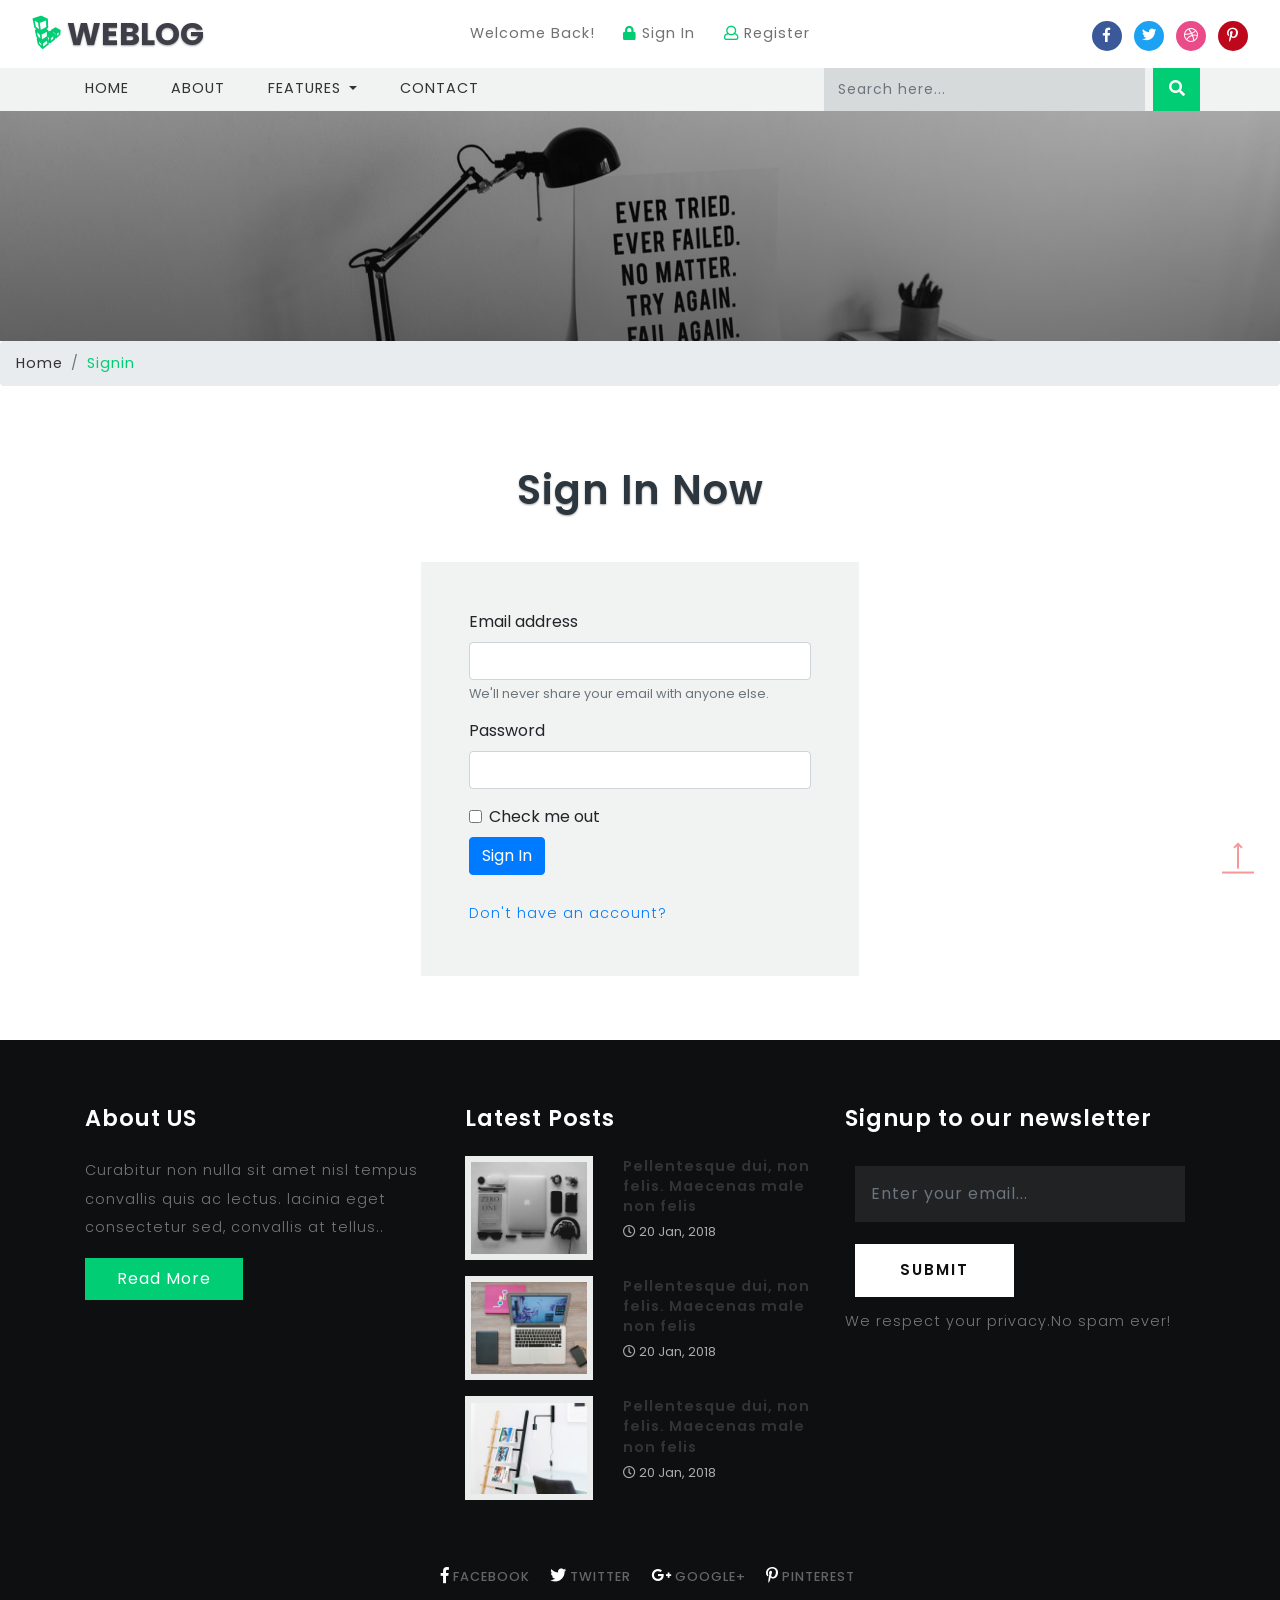
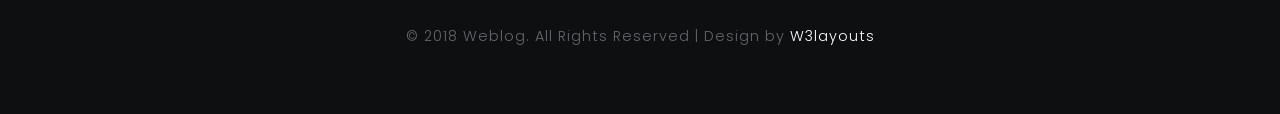
<file: CoreBlog/wwwroot/web/login.html>
<!--
	Author: W3layouts
	Author URL: http://w3layouts.com
	License: Creative Commons Attribution 3.0 Unported
	License URL: http://creativecommons.org/licenses/by/3.0/
-->

<!DOCTYPE html>
<html lang="zxx">

<head>
	<title>Weblog a Blogging Category Bootstrap responsive WebTemplate | Login :: w3layouts</title>
	<meta name="viewport" content="width=device-width, initial-scale=1">
	<meta charset="utf-8">
	<meta name="keywords" content="Weblog a Responsive web template, Bootstrap Web Templates, Flat Web Templates, Android Compatible web template, 
Smartphone Compatible web template, free webdesigns for Nokia, Samsung, LG, SonyEricsson, Motorola web design" />

	<script>
		addEventListener("load", function () {
			setTimeout(hideURLbar, 0);
		}, false);

		function hideURLbar() {
			window.scrollTo(0, 1);
		}
	</script>
	<link href="css/bootstrap.css" rel='stylesheet' type='text/css' />
	<link href="css/single.css" rel='stylesheet' type='text/css' />
	<link href="css/style.css" rel='stylesheet' type='text/css' />
	<link href="css/fontawesome-all.css" rel="stylesheet">
	<link href="//fonts.googleapis.com/css?family=Poppins:100,100i,200,200i,300,300i,400,400i,500,500i,600,600i,700,700i,800"
	    rel="stylesheet">
</head>

<body>
	<!--Header-->

	<header>
		<div class="top-bar_sub_w3layouts container-fluid">
			<div class="row">
				<div class="col-md-4 logo text-left">
					<a class="navbar-brand" href="index.html">
						<i class="fab fa-linode"></i> Weblog</a>
				</div>
				<div class="col-md-4 top-forms text-center mt-lg-3 mt-md-1 mt-0">
					<span>Welcome Back!</span>
					<span class="mx-lg-4 mx-md-2  mx-1">
						<a href="login.html">
							<i class="fas fa-lock"></i> Sign In</a>
					</span>
					<span>
						<a href="register.html">
							<i class="far fa-user"></i> Register</a>
					</span>
				</div>
				<div class="col-md-4 log-icons text-right">

					<ul class="social_list1 mt-3">

						<li>
							<a href="#" class="facebook1 mx-2">
								<i class="fab fa-facebook-f"></i>

							</a>
						</li>
						<li>
							<a href="#" class="twitter2">
								<i class="fab fa-twitter"></i>

							</a>
						</li>
						<li>
							<a href="#" class="dribble3 mx-2">
								<i class="fab fa-dribbble"></i>
							</a>
						</li>
						<li>
							<a href="#" class="pin">
								<i class="fab fa-pinterest-p"></i>
							</a>
						</li>
					</ul>
				</div>
			</div>
		</div>

		<div class="header_top" id="home">
			<nav class="navbar navbar-expand-lg navbar-light bg-light">
				<button class="navbar-toggler navbar-toggler-right mx-auto" type="button" data-toggle="collapse" data-target="#navbarSupportedContent" aria-controls="navbarSupportedContent"
						aria-expanded="false" aria-label="Toggle navigation">
						<span class="navbar-toggler-icon"></span>
				</button>


				<div class="collapse navbar-collapse" id="navbarSupportedContent">
					<ul class="navbar-nav mr-auto">
						<li class="nav-item">
							<a class="nav-link" href="index.html">Home
								<span class="sr-only">(current)</span>
							</a>
						</li>
						<li class="nav-item">
							<a class="nav-link" href="about.html">About</a>
						</li>
						<li class="nav-item dropdown">
							<a class="nav-link dropdown-toggle" href="#" id="navbarDropdown" role="button" data-toggle="dropdown" aria-haspopup="true"
							    aria-expanded="false">
								Features
							</a>
							<div class="dropdown-menu" aria-labelledby="navbarDropdown">
								<a class="dropdown-item" href="#"></a>
								<a class="dropdown-item" href="blog1.html">Standard Blog</a>
								<div class="dropdown-divider"></div>
								<a class="dropdown-item" href="blog2.html">2 Column Blog</a>
								<div class="dropdown-divider"></div>
								<a class="dropdown-item" href="blog3.html">3 Column Blog</a>

							</div>
						</li>
						<li class="nav-item">
							<a class="nav-link" href="contact.html">Contact</a>
						</li>

					</ul>
					<form action="#" method="post" class="form-inline my-2 my-lg-0 header-search">
						<input class="form-control mr-sm-2" type="search" placeholder="Search here..." name="Search" required="">
						<button class="btn btn1 my-2 my-sm-0" type="submit">
							<i class="fas fa-search"></i>
						</button>
					</form>



				</div>
			</nav>

		</div>
	</header>
	<!--//header-->

	<!--/banner-->
	<div class="banner-inner">
	</div>
	<ol class="breadcrumb">
		<li class="breadcrumb-item">
			<a href="index.html">Home</a>
		</li>
		<li class="breadcrumb-item active">Signin</li>
	</ol>
	<!--//banner-->
	<!--/main-->
	<section class="main-content-w3layouts-agileits">
		<div class="container">
				<h3 class="tittle">Sign In Now</h3>
				<div class="row inner-sec">
					<div class="login p-5 bg-light mx-auto mw-100">
					<form action="#" method="post">
							<div class="form-group">
							  <label for="exampleInputEmail1 mb-2">Email address</label>
							  <input type="email" class="form-control" id="exampleInputEmail1" aria-describedby="emailHelp" placeholder="" required="">
							  <small id="emailHelp" class="form-text text-muted">We'll never share your email with anyone else.</small>
							</div>
							<div class="form-group">
							  <label for="exampleInputPassword1 mb-2">Password</label>
							  <input type="password" class="form-control" id="exampleInputPassword1" placeholder="" required="">
							</div>
							<div class="form-check mb-2">
							  <input type="checkbox" class="form-check-input" id="exampleCheck1">
							  <label class="form-check-label" for="exampleCheck1">Check me out</label>
							</div>
							<button type="submit" class="btn btn-primary submit mb-4">Sign In</button>
							<p><a href="register.html"> Don't have an account?</a></p>
						  </form>
		</div>
		</div>
	</div>
	</section>
	<!--//main-->
	<!--footer-->
	<footer>
		<div class="container">
			<div class="row">
				<div class="col-lg-4 footer-grid-agileits-w3ls text-left" data-aos="fade-down">
					<h3>About US</h3>
					<p>Curabitur non nulla sit amet nisl tempus convallis quis ac lectus. lacinia eget consectetur sed, convallis at tellus..</p>
					<div class="read">
						<a href="single.html" class="btn btn-primary read-m">Read More</a>
					</div>
				</div>
				<div class="col-lg-4 footer-grid-agileits-w3ls text-left">

					<div class="tech-btm" data-aos="fade-down">
						<h3>Latest Posts</h3>
						<div class="blog-grids row mb-3">
							<div class="col-md-5 blog-grid-left">
								<a href="single.html">
									<img src="images/4.jpg" class="img-fluid" alt="">
								</a>
							</div>
							<div class="col-md-7 blog-grid-right">

								<h5>
									<a href="single.html">Pellentesque dui, non felis. Maecenas male non felis </a>
								</h5>
								<div class="sub-meta">
									<span>
										<i class="far fa-clock"></i> 20 Jan, 2018</span>
								</div>
							</div>

						</div>
						<div class="blog-grids row mb-3" data-aos="fade-down">
							<div class="col-md-5 blog-grid-left">
								<a href="single.html">
									<img src="images/5.jpg" class="img-fluid" alt="">
								</a>
							</div>
							<div class="col-md-7 blog-grid-right">

								<h5>
									<a href="single.html">Pellentesque dui, non felis. Maecenas male non felis </a>
								</h5>
								<div class="sub-meta">
									<span>
										<i class="far fa-clock"></i> 20 Jan, 2018</span>
								</div>
							</div>

						</div>
						<div class="blog-grids row mb-3" data-aos="fade-down">
							<div class="col-md-5 blog-grid-left">
								<a href="single.html">
									<img src="images/6.jpg" class="img-fluid" alt="">
								</a>
							</div>
							<div class="col-md-7 blog-grid-right">

								<h5>
									<a href="single.html">Pellentesque dui, non felis. Maecenas male non felis </a>
								</h5>
								<div class="sub-meta">
									<span>
										<i class="far fa-clock"></i> 20 Jan, 2018</span>
								</div>
							</div>

						</div>
					</div>
				</div>
				<!-- subscribe -->
				<div class="col-lg-4 subscribe-main footer-grid-agileits-w3ls text-left" data-aos="fade-down">
					<h2>Signup to our newsletter</h2>
					<div class="subscribe-main text-left">
							<div class="subscribe-form">
									<form action="#" method="post" class="subscribe_form">
										<input class="form-control" type="email" placeholder="Enter your email..." required="">
										<button type="submit" class="btn btn-primary submit">Submit</button>
									</form>
									<div class="clearfix"> </div>
							</div>
						<p>We respect your privacy.No spam ever!</p>
					</div>
					<!-- //subscribe -->
				</div>
			</div>
			<!-- footer -->
			<div class="footer-cpy text-center">
				<div class="footer-social">
					<div class="copyrighttop">
						<ul>
							<li class="mx-3">
								<a class="facebook" href="#">
									<i class="fab fa-facebook-f"></i>
									<span>Facebook</span>
								</a>
							</li>
							<li>
								<a class="facebook" href="#">
									<i class="fab fa-twitter"></i>
									<span>Twitter</span>
								</a>
							</li>
							<li class="mx-3">
								<a class="facebook" href="#">
									<i class="fab fa-google-plus-g"></i>
									<span>Google+</span>
								</a>
							</li>
							<li>
								<a class="facebook" href="#">
									<i class="fab fa-pinterest-p"></i>
									<span>Pinterest</span>
								</a>
							</li>
						</ul>

					</div>
				</div>
				<div class="w3layouts-agile-copyrightbottom">
					<p>© 2018 Weblog. All Rights Reserved | Design by
						<a href="http://w3layouts.com/">W3layouts</a>
					</p>

				</div>
			</div>

			<!-- //footer -->
		</div>
	</footer>
	<!---->
	<!-- js -->
	<script src="js/jquery-2.2.3.min.js"></script>
	<!-- //js -->
	<!--/ start-smoth-scrolling -->
	<script src="js/move-top.js"></script>
	<script src="js/easing.js"></script>
	<script>
		jQuery(document).ready(function ($) {
			$(".scroll").click(function (event) {
				event.preventDefault();
				$('html,body').animate({
					scrollTop: $(this.hash).offset().top
				}, 900);
			});
		});
	</script>
	<!--// end-smoth-scrolling -->

	<script>
		$(document).ready(function () {
			/*
									var defaults = {
							  			containerID: 'toTop', // fading element id
										containerHoverID: 'toTopHover', // fading element hover id
										scrollSpeed: 1200,
										easingType: 'linear' 
							 		};
									*/

			$().UItoTop({
				easingType: 'easeOutQuart'
			});

		});
	</script>
	<a href="#home" class="scroll" id="toTop" style="display: block;">
		<span id="toTopHover" style="opacity: 1;"> </span>
	</a>

	<!-- //Custom-JavaScript-File-Links -->
	<script src="js/bootstrap.js"></script>


</body>

</html>
</file>
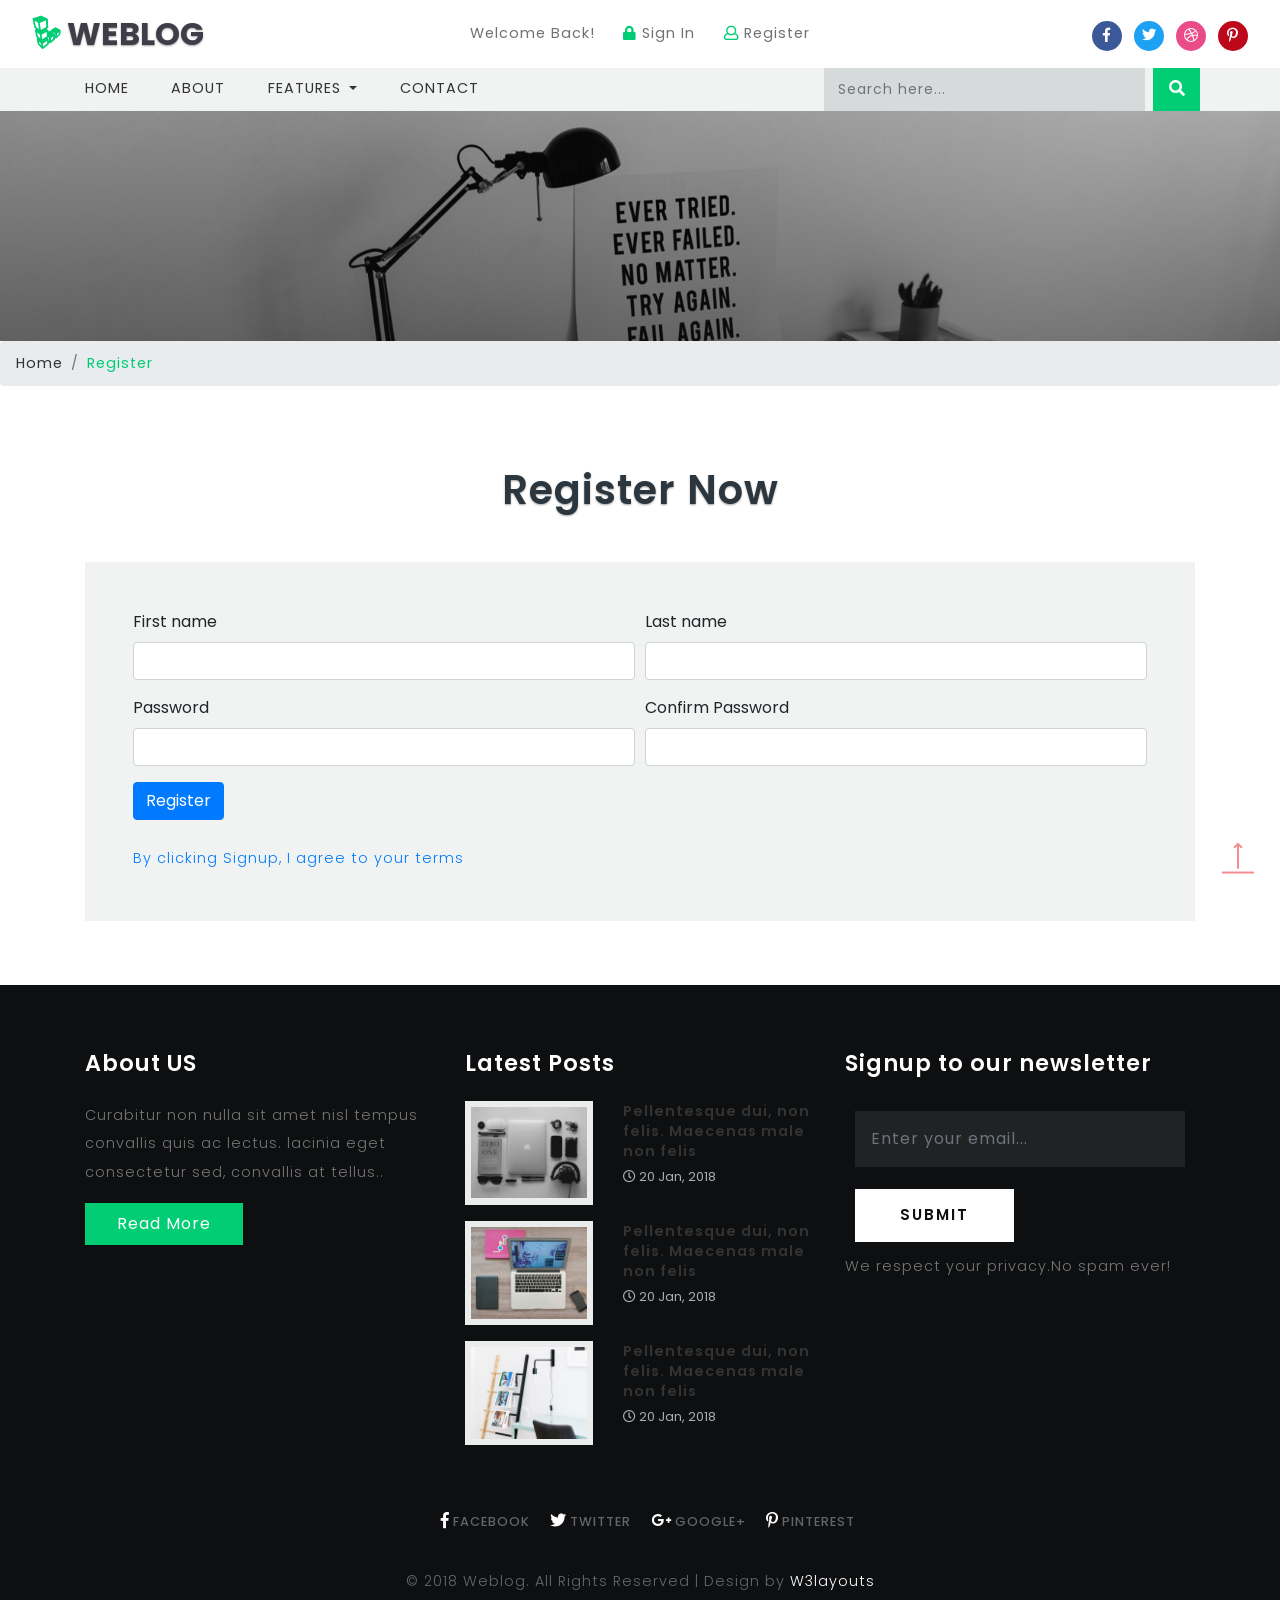
<file: CoreBlog/wwwroot/web/register.html>
<!--
	Author: W3layouts
	Author URL: http://w3layouts.com
	License: Creative Commons Attribution 3.0 Unported
	License URL: http://creativecommons.org/licenses/by/3.0/
-->

<!DOCTYPE html>
<html lang="zxx">

<head>
	<title>Weblog a Blogging Category Bootstrap responsive WebTemplate | Register :: w3layouts</title>
	<meta name="viewport" content="width=device-width, initial-scale=1">
	<meta charset="utf-8">
	<meta name="keywords" content="Weblog a Responsive web template, Bootstrap Web Templates, Flat Web Templates, Android Compatible web template, 
Smartphone Compatible web template, free webdesigns for Nokia, Samsung, LG, SonyEricsson, Motorola web design" />

	<script>
		addEventListener("load", function () {
			setTimeout(hideURLbar, 0);
		}, false);

		function hideURLbar() {
			window.scrollTo(0, 1);
		}
	</script>
	<link href="css/bootstrap.css" rel='stylesheet' type='text/css' />
	<link href="css/single.css" rel='stylesheet' type='text/css' />
	<link href="css/style.css" rel='stylesheet' type='text/css' />
	<link href="css/fontawesome-all.css" rel="stylesheet">
	<link href="//fonts.googleapis.com/css?family=Poppins:100,100i,200,200i,300,300i,400,400i,500,500i,600,600i,700,700i,800"
	    rel="stylesheet">
</head>

<body>
	<!--Header-->

	<header>
		<div class="top-bar_sub_w3layouts container-fluid">
			<div class="row">
				<div class="col-md-4 logo text-left">
					<a class="navbar-brand" href="index.html">
						<i class="fab fa-linode"></i> Weblog</a>
				</div>
				<div class="col-md-4 top-forms text-center mt-lg-3 mt-md-1 mt-0">
					<span>Welcome Back!</span>
					<span class="mx-lg-4 mx-md-2  mx-1">
						<a href="login.html">
							<i class="fas fa-lock"></i> Sign In</a>
					</span>
					<span>
						<a href="register.html">
							<i class="far fa-user"></i> Register</a>
					</span>
				</div>
				<div class="col-md-4 log-icons text-right">

					<ul class="social_list1 mt-3">

						<li>
							<a href="#" class="facebook1 mx-2">
								<i class="fab fa-facebook-f"></i>

							</a>
						</li>
						<li>
							<a href="#" class="twitter2">
								<i class="fab fa-twitter"></i>

							</a>
						</li>
						<li>
							<a href="#" class="dribble3 mx-2">
								<i class="fab fa-dribbble"></i>
							</a>
						</li>
						<li>
							<a href="#" class="pin">
								<i class="fab fa-pinterest-p"></i>
							</a>
						</li>
					</ul>
				</div>
			</div>
		</div>

		<div class="header_top" id="home">
			<nav class="navbar navbar-expand-lg navbar-light bg-light">
				<button class="navbar-toggler navbar-toggler-right mx-auto" type="button" data-toggle="collapse" data-target="#navbarSupportedContent" aria-controls="navbarSupportedContent"
						aria-expanded="false" aria-label="Toggle navigation">
						<span class="navbar-toggler-icon"></span>
				</button>


				<div class="collapse navbar-collapse" id="navbarSupportedContent">
					<ul class="navbar-nav mr-auto">
						<li class="nav-item">
							<a class="nav-link" href="index.html">Home
								<span class="sr-only">(current)</span>
							</a>
						</li>
						<li class="nav-item">
							<a class="nav-link" href="about.html">About</a>
						</li>
						<li class="nav-item dropdown">
							<a class="nav-link dropdown-toggle" href="#" id="navbarDropdown" role="button" data-toggle="dropdown" aria-haspopup="true"
							    aria-expanded="false">
								Features
							</a>
							<div class="dropdown-menu" aria-labelledby="navbarDropdown">
								<a class="dropdown-item" href="#"></a>
								<a class="dropdown-item" href="blog1.html">Standard Blog</a>
								<div class="dropdown-divider"></div>
								<a class="dropdown-item" href="blog2.html">2 Column Blog</a>
								<div class="dropdown-divider"></div>
								<a class="dropdown-item" href="blog3.html">3 Column Blog</a>

							</div>
						</li>
						<li class="nav-item">
							<a class="nav-link" href="contact.html">Contact</a>
						</li>

					</ul>
					<form action="#" method="post" class="form-inline my-2 my-lg-0 header-search">
						<input class="form-control mr-sm-2" type="search" placeholder="Search here..." name="Search" required="">
						<button class="btn btn1 my-2 my-sm-0" type="submit">
							<i class="fas fa-search"></i>
						</button>
					</form>



				</div>
			</nav>

		</div>
	</header>
	<!--//header-->

	<!--/banner-->
	<div class="banner-inner">
	</div>
	<ol class="breadcrumb">
		<li class="breadcrumb-item">
			<a href="index.html">Home</a>
		</li>
		<li class="breadcrumb-item active">Register</li>
	</ol>
	<!--//banner-->
	<!--/main-->
	<section class="main-content-w3layouts-agileits">
		<div class="container">
			<h3 class="tittle">Register Now</h3>
				<div class="inner-sec">
			<div class="login p-5 bg-light mx-auto mw-100">
				<form action="#" method="post">
						<div class="form-row">
								<div class="col-md-6 mb-3">
										<label for="validationCustom01">First name</label>

									<input type="text" class="form-control" id="validationDefault01" placeholder="" required="">
								</div>
								<div class="col-md-6 mb-3">
										<label for="validationCustom02">Last name</label>
									<input type="text" class="form-control" id="validationDefault02" placeholder="" required="">
								</div>
							</div>
							<div class="form-row">
								<div class="form-group col-md-6">
										<label for="exampleInputPassword1 mb-2">Password</label>
									<input type="password" class="form-control" id="password1" placeholder="" required="">
								</div>
								<div class="form-group col-md-6">
										<label for="exampleInputPassword2 mb-2">Confirm Password</label>
										<input type="password" class="form-control" id="password2" placeholder="" required="">
									</div>
								
							</div>
							<button type="submit" class="btn btn-primary submit mb-4">Register</button>
								<p>
									<a href="#">By clicking Signup, I agree to your terms</a>
								</p>
						</form>
		
					</div>
			</div>
		</div>
	</section>
	<!--//main-->
	<!--footer-->
	<footer>
		<div class="container">
			<div class="row">
				<div class="col-lg-4 footer-grid-agileits-w3ls text-left">
					<h3>About US</h3>
					<p>Curabitur non nulla sit amet nisl tempus convallis quis ac lectus. lacinia eget consectetur sed, convallis at tellus..</p>
					<div class="read">
						<a href="single.html" class="btn btn-primary read-m">Read More</a>
					</div>
				</div>
				<div class="col-lg-4 footer-grid-agileits-w3ls text-left">

					<div class="tech-btm">
						<h3>Latest Posts</h3>
						<div class="blog-grids row mb-3">
							<div class="col-md-5 blog-grid-left">
								<a href="single.html">
									<img src="images/4.jpg" class="img-fluid" alt="">
								</a>
							</div>
							<div class="col-md-7 blog-grid-right">

								<h5>
									<a href="single.html">Pellentesque dui, non felis. Maecenas male non felis </a>
								</h5>
								<div class="sub-meta">
									<span>
										<i class="far fa-clock"></i> 20 Jan, 2018</span>
								</div>
							</div>

						</div>
						<div class="blog-grids row mb-3">
							<div class="col-md-5 blog-grid-left">
								<a href="single.html">
									<img src="images/5.jpg" class="img-fluid" alt="">
								</a>
							</div>
							<div class="col-md-7 blog-grid-right">

								<h5>
									<a href="single.html">Pellentesque dui, non felis. Maecenas male non felis </a>
								</h5>
								<div class="sub-meta">
									<span>
										<i class="far fa-clock"></i> 20 Jan, 2018</span>
								</div>
							</div>

						</div>
						<div class="blog-grids row mb-3">
							<div class="col-md-5 blog-grid-left">
								<a href="single.html">
									<img src="images/6.jpg" class="img-fluid" alt="">
								</a>
							</div>
							<div class="col-md-7 blog-grid-right">

								<h5>
									<a href="single.html">Pellentesque dui, non felis. Maecenas male non felis </a>
								</h5>
								<div class="sub-meta">
									<span>
										<i class="far fa-clock"></i> 20 Jan, 2018</span>
								</div>
							</div>

						</div>
					</div>
				</div>
				<!-- subscribe -->
				<div class="col-lg-4 subscribe-main footer-grid-agileits-w3ls text-left">
					<h2>Signup to our newsletter</h2>
					<div class="subscribe-main text-left">
							<div class="subscribe-form">
									<form action="#" method="post" class="subscribe_form">
										<input class="form-control" type="email" placeholder="Enter your email..." required="">
										<button type="submit" class="btn btn-primary submit">Submit</button>
									</form>
									<div class="clearfix"> </div>
							</div>
						<p>We respect your privacy.No spam ever!</p>
					</div>
					<!-- //subscribe -->
				</div>
			</div>
			<!-- footer -->
			<div class="footer-cpy text-center">
				<div class="footer-social">
					<div class="copyrighttop">
						<ul>
							<li class="mx-3">
								<a class="facebook" href="#">
									<i class="fab fa-facebook-f"></i>
									<span>Facebook</span>
								</a>
							</li>
							<li>
								<a class="facebook" href="#">
									<i class="fab fa-twitter"></i>
									<span>Twitter</span>
								</a>
							</li>
							<li class="mx-3">
								<a class="facebook" href="#">
									<i class="fab fa-google-plus-g"></i>
									<span>Google+</span>
								</a>
							</li>
							<li>
								<a class="facebook" href="#">
									<i class="fab fa-pinterest-p"></i>
									<span>Pinterest</span>
								</a>
							</li>
						</ul>

					</div>
				</div>
				<div class="w3layouts-agile-copyrightbottom">
					<p>© 2018 Weblog. All Rights Reserved | Design by
						<a href="http://w3layouts.com/">W3layouts</a>
					</p>

				</div>
			</div>

			<!-- //footer -->


		</div>
	</footer>
	<!---->	
	<!-- js -->
	<script src="js/jquery-2.2.3.min.js"></script>
	<!-- //js -->
	<!-- password-script -->
	<script>
		window.onload = function () {
			document.getElementById("password1").onchange = validatePassword;
			document.getElementById("password2").onchange = validatePassword;
		}

		function validatePassword() {
			var pass2 = document.getElementById("password2").value;
			var pass1 = document.getElementById("password1").value;
			if (pass1 != pass2)
				document.getElementById("password2").setCustomValidity("Passwords Don't Match");
			else
				document.getElementById("password2").setCustomValidity('');
			//empty string means no validation error
		}
	</script>
	<!-- //password-script -->

	<!--/ start-smoth-scrolling -->
	<script src="js/move-top.js"></script>
	<script src="js/easing.js"></script>
	<script>
		jQuery(document).ready(function ($) {
			$(".scroll").click(function (event) {
				event.preventDefault();
				$('html,body').animate({
					scrollTop: $(this.hash).offset().top
				}, 900);
			});
		});
	</script>
	<!--// end-smoth-scrolling -->

	<script>
		$(document).ready(function () {
			/*
									var defaults = {
							  			containerID: 'toTop', // fading element id
										containerHoverID: 'toTopHover', // fading element hover id
										scrollSpeed: 1200,
										easingType: 'linear' 
							 		};
									*/

			$().UItoTop({
				easingType: 'easeOutQuart'
			});

		});
	</script>
	<a href="#home" class="scroll" id="toTop" style="display: block;">
		<span id="toTopHover" style="opacity: 1;"> </span>
	</a>

	<!-- //Custom-JavaScript-File-Links -->
	<script src="js/bootstrap.js"></script>


</body>

</html>
</file>
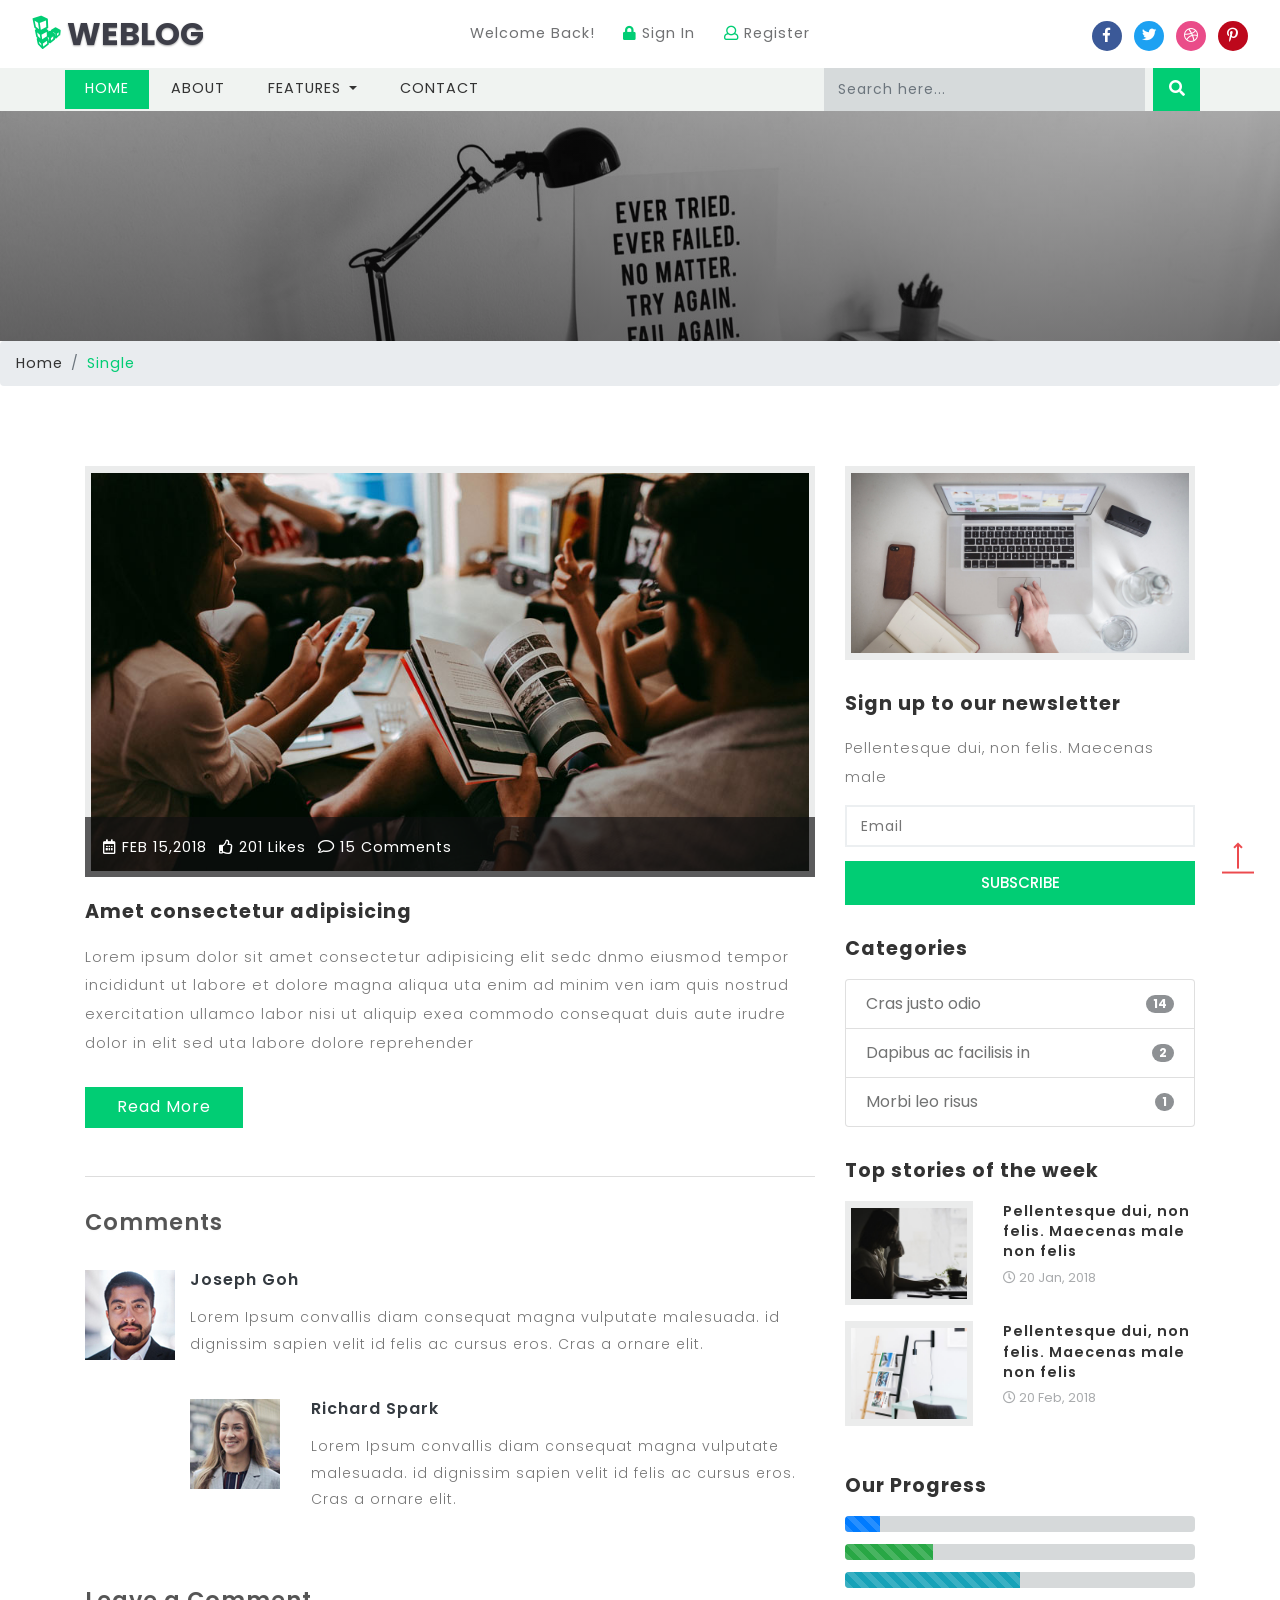
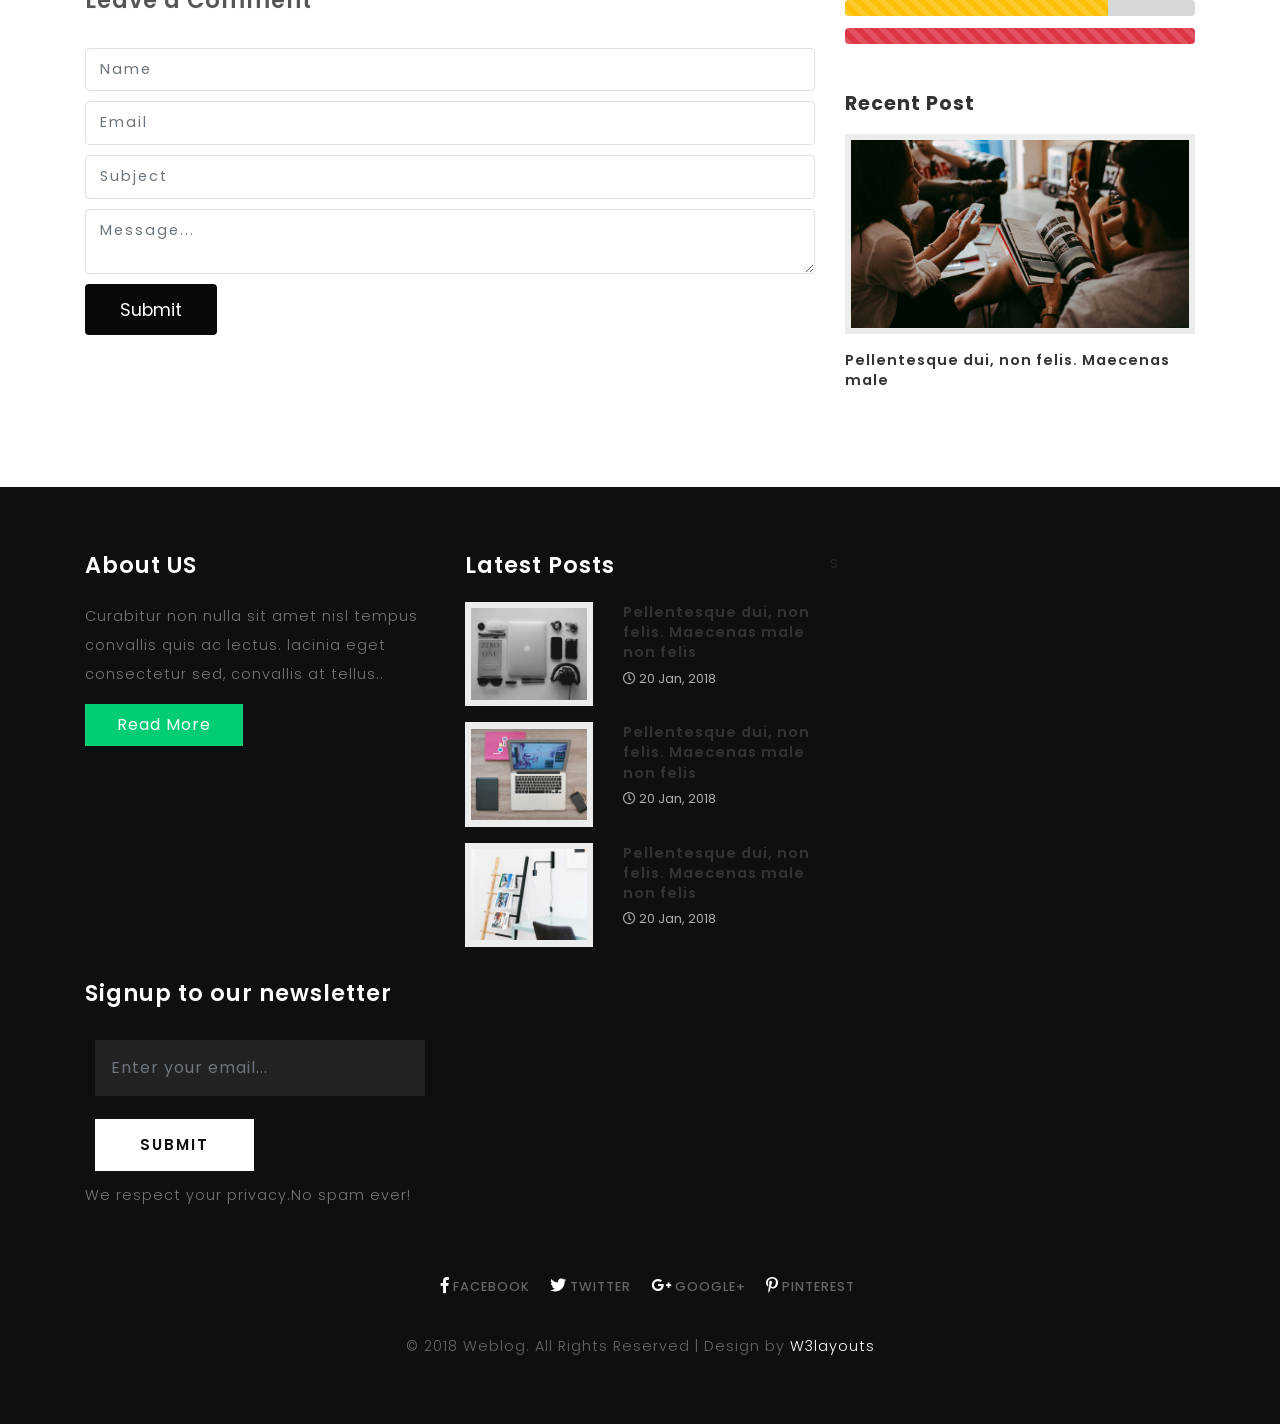
<file: CoreBlog/wwwroot/web/single.html>
<!--
	Author: W3layouts
	Author URL: http://w3layouts.com
	License: Creative Commons Attribution 3.0 Unported
	License URL: http://creativecommons.org/licenses/by/3.0/
-->

<!DOCTYPE html>
<html lang="zxx">

<head>
	<title>Weblog a Blogging Category Bootstrap responsive WebTemplate | Single :: w3layouts</title>
	<meta name="viewport" content="width=device-width, initial-scale=1">
	<meta charset="utf-8">
	<meta name="keywords" content="Weblog a Responsive web template, Bootstrap Web Templates, Flat Web Templates, Android Compatible web template, 
Smartphone Compatible web template, free webdesigns for Nokia, Samsung, LG, SonyEricsson, Motorola web design" />

	<script>
		addEventListener("load", function () {
			setTimeout(hideURLbar, 0);
		}, false);

		function hideURLbar() {
			window.scrollTo(0, 1);
		}
	</script>
	<link href="css/bootstrap.css" rel='stylesheet' type='text/css' />
	<link rel="stylesheet" href="css/single.css">
	<link href="css/style.css" rel='stylesheet' type='text/css' />
	<link href="css/fontawesome-all.css" rel="stylesheet">
	<link href="//fonts.googleapis.com/css?family=Poppins:100,100i,200,200i,300,300i,400,400i,500,500i,600,600i,700,700i,800"
	    rel="stylesheet">
</head>

<body>
	<!--Header-->

	<header>
		<div class="top-bar_sub_w3layouts container-fluid">
			<div class="row">
				<div class="col-md-4 logo text-left">
					<a class="navbar-brand" href="index.html">
						<i class="fab fa-linode"></i> Weblog</a>
				</div>
				<div class="col-md-4 top-forms text-center mt-lg-3 mt-md-1 mt-0">
					<span>Welcome Back!</span>
					<span class="mx-lg-4 mx-md-2  mx-1">
						<a href="login.html">
							<i class="fas fa-lock"></i> Sign In</a>
					</span>
					<span>
						<a href="register.html">
							<i class="far fa-user"></i> Register</a>
					</span>
				</div>
				<div class="col-md-4 log-icons text-right">

					<ul class="social_list1 mt-3">

						<li>
							<a href="#" class="facebook1 mx-2">
								<i class="fab fa-facebook-f"></i>

							</a>
						</li>
						<li>
							<a href="#" class="twitter2">
								<i class="fab fa-twitter"></i>

							</a>
						</li>
						<li>
							<a href="#" class="dribble3 mx-2">
								<i class="fab fa-dribbble"></i>
							</a>
						</li>
						<li>
							<a href="#" class="pin">
								<i class="fab fa-pinterest-p"></i>
							</a>
						</li>
					</ul>
				</div>
			</div>
		</div>

		<div class="header_top" id="home">
			<nav class="navbar navbar-expand-lg navbar-light bg-light">
				<button class="navbar-toggler navbar-toggler-right mx-auto" type="button" data-toggle="collapse" data-target="#navbarSupportedContent" aria-controls="navbarSupportedContent"
						aria-expanded="false" aria-label="Toggle navigation">
						<span class="navbar-toggler-icon"></span>
				</button>


				<div class="collapse navbar-collapse" id="navbarSupportedContent">
					<ul class="navbar-nav mr-auto">
						<li class="nav-item active">
								<a class="nav-link" href="index.html">Home
								<span class="sr-only">(current)</span>
							</a>
						</li>
						<li class="nav-item">
							<a class="nav-link" href="about.html">About</a>
						</li>
						<li class="nav-item dropdown">
							<a class="nav-link dropdown-toggle" href="#" id="navbarDropdown" role="button" data-toggle="dropdown" aria-haspopup="true"
							    aria-expanded="false">
								Features
							</a>
							<div class="dropdown-menu" aria-labelledby="navbarDropdown">
								<a class="dropdown-item" href="#"></a>
								<a class="dropdown-item" href="blog1.html">Standard Blog</a>
								<div class="dropdown-divider"></div>
								<a class="dropdown-item" href="blog2.html">2 Column Blog</a>
								<div class="dropdown-divider"></div>
								<a class="dropdown-item" href="blog3.html">3 Column Blog</a>

							</div>
						</li>
						<li class="nav-item">
							<a class="nav-link" href="contact.html">Contact</a>
						</li>

					</ul>
					<form action="#" method="post" class="form-inline my-2 my-lg-0 header-search">
						<input class="form-control mr-sm-2" type="search" placeholder="Search here..." name="Search" required="">
						<button class="btn btn1 my-2 my-sm-0" type="submit">
							<i class="fas fa-search"></i>
						</button>
					</form>



				</div>
			</nav>

		</div>
	</header>
	<!--//header-->
	<div class="banner-inner">
	</div>
	<ol class="breadcrumb">
		<li class="breadcrumb-item">
			<a href="index.html">Home</a>
		</li>
		<li class="breadcrumb-item active">Single</li>
	</ol>

	<!--//banner-->
	<section class="banner-bottom">
		<!--/blog-->
		<div class="container">
			<div class="row">
				<!--left-->
				<div class="col-lg-8 left-blog-info-w3layouts-agileits text-left">
					<div class="blog-grid-top">
						<div class="b-grid-top">
							<div class="blog_info_left_grid">
								<a href="single.html">
									<img src="images/b1.jpg" class="img-fluid" alt="">
								</a>
							</div>
							<div class="blog-info-middle">
								<ul>
									<li>
										<a href="#">
											<i class="far fa-calendar-alt"></i> FEB 15,2018</a>
									</li>
									<li class="mx-2">
										<a href="#">
											<i class="far fa-thumbs-up"></i> 201 Likes</a>
									</li>
									<li>
										<a href="#">
											<i class="far fa-comment"></i> 15 Comments</a>
									</li>
									
								</ul>
							</div>
						</div>

						<h3>
							<a href="single.html">Amet consectetur adipisicing </a>
						</h3>
						<p>Lorem ipsum dolor sit amet consectetur adipisicing elit sedc dnmo eiusmod tempor incididunt ut labore et dolore magna
							aliqua uta enim ad minim ven iam quis nostrud exercitation ullamco labor nisi ut aliquip exea commodo consequat duis
							aute irudre dolor in elit sed uta labore dolore reprehender</p>
						<a href="single.html" class="btn btn-primary read-m">Read More</a>
					</div>

					<div class="comment-top">
						<h4>Comments</h4>
						<div class="media">
							<img src="images/t1.jpg" alt="" class="img-fluid" />
							<div class="media-body">
								<h5 class="mt-0">Joseph Goh</h5>
								<p>Lorem Ipsum convallis diam consequat magna vulputate malesuada. id dignissim sapien velit id felis ac cursus eros.
									Cras a ornare elit.</p>

								<div class="media mt-3">
									<a class="d-flex pr-3" href="#">
										<img src="images/t2.jpg" alt="" class="img-fluid" />
									</a>
									<div class="media-body">
										<h5 class="mt-0">Richard Spark</h5>
										<p>Lorem Ipsum convallis diam consequat magna vulputate malesuada. id dignissim sapien velit id felis ac cursus eros.
											Cras a ornare elit.</p>
									</div>
								</div>
							</div>
						</div>
					</div>
					<div class="comment-top">
						<h4>Leave a Comment</h4>
						<div class="comment-bottom">
							<form action="#" method="post">
								<input class="form-control" type="text" name="Name" placeholder="Name" required="">
								<input class="form-control" type="email" name="Email" placeholder="Email" required="">

								<input class="form-control" type="text" name="Subject" placeholder="Subject" required="">

								<textarea class="form-control" name="Message" placeholder="Message..." required=""></textarea>
								<button type="submit" class="btn btn-primary submit">Submit</button>
							</form>
						</div>
					</div>
				</div>

				<!--//left-->
				<!--right-->
				<aside class="col-lg-4 agileits-w3ls-right-blog-con text-right">
					<div class="right-blog-info text-left">
						<div class="tech-btm">
							<img src="images/banner1.jpg" class="img-fluid" alt="">
						</div>
						<div class="tech-btm">
							<h4>Sign up to our newsletter</h4>
							<p>Pellentesque dui, non felis. Maecenas male </p>
							<form action="#" method="post">
								<input type="email" placeholder="Email" required="">
								<input type="submit" value="Subscribe">
							</form>

						</div>
						<div class="tech-btm">
							<h4>Categories</h4>
							<ul class="list-group single">
									<li class="list-group-item d-flex justify-content-between align-items-center">
									  Cras justo odio
									  <span class="badge badge-primary badge-pill">14</span>
									</li>
									<li class="list-group-item d-flex justify-content-between align-items-center">
									  Dapibus ac facilisis in
									  <span class="badge badge-primary badge-pill">2</span>
									</li>
									<li class="list-group-item d-flex justify-content-between align-items-center">
									  Morbi leo risus
									  <span class="badge badge-primary badge-pill">1</span>
									</li>
								  </ul>
						</div>
						<div class="tech-btm">
							<h4>Top stories of the week</h4>

							<div class="blog-grids row mb-3">
								<div class="col-md-5 blog-grid-left">
									<a href="single.html">
										<img src="images/1.jpg" class="img-fluid" alt="">
									</a>
								</div>
								<div class="col-md-7 blog-grid-right">

									<h5>
										<a href="single.html">Pellentesque dui, non felis. Maecenas male non felis </a>
									</h5>
									<div class="sub-meta">
										<span>
											<i class="far fa-clock"></i> 20 Jan, 2018</span>
									</div>
								</div>

							</div>
							<div class="blog-grids row mb-3">
								<div class="col-md-5 blog-grid-left">
									<a href="single.html">
										<img src="images/6.jpg" class="img-fluid" alt="">
									</a>
								</div>
								<div class="col-md-7 blog-grid-right">
									<h5>
										<a href="single.html">Pellentesque dui, non felis. Maecenas male non felis </a>
									</h5>
									<div class="sub-meta">
										<span>
											<i class="far fa-clock"></i> 20 Feb, 2018</span>
									</div>
								</div>

							</div>
						</div>
						<div class="single-gd my-5 tech-btm">
							<h4>Our Progress</h4>
							<div class="progress">
								<div class="progress-bar progress-bar-striped" role="progressbar" style="width: 10%" aria-valuenow="10" aria-valuemin="0"
								    aria-valuemax="100"></div>
							</div>
							<div class="progress">
								<div class="progress-bar progress-bar-striped bg-success" role="progressbar" style="width: 25%" aria-valuenow="25" aria-valuemin="0"
								    aria-valuemax="100"></div>
							</div>
							<div class="progress">
								<div class="progress-bar progress-bar-striped bg-info" role="progressbar" style="width: 50%" aria-valuenow="50" aria-valuemin="0"
								    aria-valuemax="100"></div>
							</div>
							<div class="progress">
								<div class="progress-bar progress-bar-striped bg-warning" role="progressbar" style="width: 75%" aria-valuenow="75" aria-valuemin="0"
								    aria-valuemax="100"></div>
							</div>
							<div class="progress">
								<div class="progress-bar progress-bar-striped bg-danger" role="progressbar" style="width: 100%" aria-valuenow="100" aria-valuemin="0"
								    aria-valuemax="100"></div>
							</div>
						</div>
						<div class="single-gd tech-btm">
							<h4>Recent Post</h4>
							<div class="blog-grids">
								<div class="blog-grid-left">
									<a href="single.html">
										<img src="images/b1.jpg" class="img-fluid" alt="">
									</a>
								</div>
								<div class="blog-grid-right">

									<h5>
										<a href="single.html">Pellentesque dui, non felis. Maecenas male</a>
									</h5>
								</div>
								<div class="clearfix"> </div>
							</div>
						</div>
					</div>

				</aside>
				<!--//right-->
			</div>
		</div>
	</section>
	<!--//main-->

	<!--footer-->
	<footer>
		<div class="container">
			<div class="row">
				<div class="col-lg-4 footer-grid-agileits-w3ls text-left">
					<h3>About US</h3>
					<p>Curabitur non nulla sit amet nisl tempus convallis quis ac lectus. lacinia eget consectetur sed, convallis at tellus..</p>
					<div class="read">
						<a href="single.html" class="btn btn-primary read-m">Read More</a>
					</div>
				</div>
				<div class="col-lg-4 footer-grid-agileits-w3ls text-left">

					<div class="tech-btm">
						<h3>Latest Posts</h3>
						<div class="blog-grids row mb-3">
							<div class="col-md-5 blog-grid-left">
								<a href="single.html">
									<img src="images/4.jpg" class="img-fluid" alt="">
								</a>
							</div>
							<div class="col-md-7 blog-grid-right">

								<h5>
									<a href="single.html">Pellentesque dui, non felis. Maecenas male non felis </a>
								</h5>
								<div class="sub-meta">
									<span>
										<i class="far fa-clock"></i> 20 Jan, 2018</span>
								</div>
							</div>

						</div>
						<div class="blog-grids row mb-3">
							<div class="col-md-5 blog-grid-left">
								<a href="single.html">
									<img src="images/5.jpg" class="img-fluid" alt="">
								</a>
							</div>
							<div class="col-md-7 blog-grid-right">

								<h5>
									<a href="single.html">Pellentesque dui, non felis. Maecenas male non felis </a>
								</h5>
								<div class="sub-meta">
									<span>
										<i class="far fa-clock"></i> 20 Jan, 2018</span>
								</div>
							</div>

						</div>
						<div class="blog-grids row mb-3">
							<div class="col-md-5 blog-grid-left">
								<a href="single.html">
									<img src="images/6.jpg" class="img-fluid" alt="">
								</a>
							</div>
							<div class="col-md-7 blog-grid-right">

								<h5>
									<a href="single.html">Pellentesque dui, non felis. Maecenas male non felis </a>
								</h5>
								<div class="sub-meta">
									<span>
										<i class="far fa-clock"></i> 20 Jan, 2018</span>
								</div>
							</div>

						</div>
					</div>
				</div>
				<!-- subscribe -->s
				<div class="col-lg-4 subscribe-main footer-grid-agileits-w3ls text-left">
					<h2>Signup to our newsletter</h2>
					<div class="subscribe-main text-left">
						<div class="subscribe-form">
							<form action="#" method="post" class="subscribe_form">
								<input class="form-control" type="email" placeholder="Enter your email..." required="">
								<button type="submit" class="btn btn-primary submit">Submit</button>
							</form>
						</div>
						<p>We respect your privacy.No spam ever!</p>
					</div>
					<!-- //subscribe -->
				</div>
			</div>
			<!-- footer -->
			<div class="footer-cpy text-center">
				<div class="footer-social">
					<div class="copyrighttop">
						<ul>
							<li class="mx-3">
								<a class="facebook" href="#">
									<i class="fab fa-facebook-f"></i>
									<span>Facebook</span>
								</a>
							</li>
							<li>
								<a class="facebook" href="#">
									<i class="fab fa-twitter"></i>
									<span>Twitter</span>
								</a>
							</li>
							<li class="mx-3">
								<a class="facebook" href="#">
									<i class="fab fa-google-plus-g"></i>
									<span>Google+</span>
								</a>
							</li>
							<li>
								<a class="facebook" href="#">
									<i class="fab fa-pinterest-p"></i>
									<span>Pinterest</span>
								</a>
							</li>
						</ul>

					</div>
				</div>
				<div class="w3layouts-agile-copyrightbottom">
					<p>© 2018 Weblog. All Rights Reserved | Design by
						<a href="http://w3layouts.com/">W3layouts</a>
					</p>

				</div>
			</div>

			<!-- //footer -->


		</div>
	</footer>
	<!---->
	<!-- js -->
	<script src="js/jquery-2.2.3.min.js"></script>
	<!-- //js -->
	<!--/ start-smoth-scrolling -->
	<script src="js/move-top.js"></script>
	<script src="js/easing.js"></script>
	<script>
		jQuery(document).ready(function ($) {
			$(".scroll").click(function (event) {
				event.preventDefault();
				$('html,body').animate({
					scrollTop: $(this.hash).offset().top
				}, 900);
			});
		});
	</script>
	<!--// end-smoth-scrolling -->

	<script>
		$(document).ready(function () {
			/*
									var defaults = {
							  			containerID: 'toTop', // fading element id
										containerHoverID: 'toTopHover', // fading element hover id
										scrollSpeed: 1200,
										easingType: 'linear' 
							 		};
									*/

			$().UItoTop({
				easingType: 'easeOutQuart'
			});

		});
	</script>
	<a href="#home" class="scroll" id="toTop" style="display: block;">
		<span id="toTopHover" style="opacity: 1;"> </span>
	</a>

	<!-- //Custom-JavaScript-File-Links -->
	<script src="js/bootstrap.js"></script>


</body>

</html>
</file>
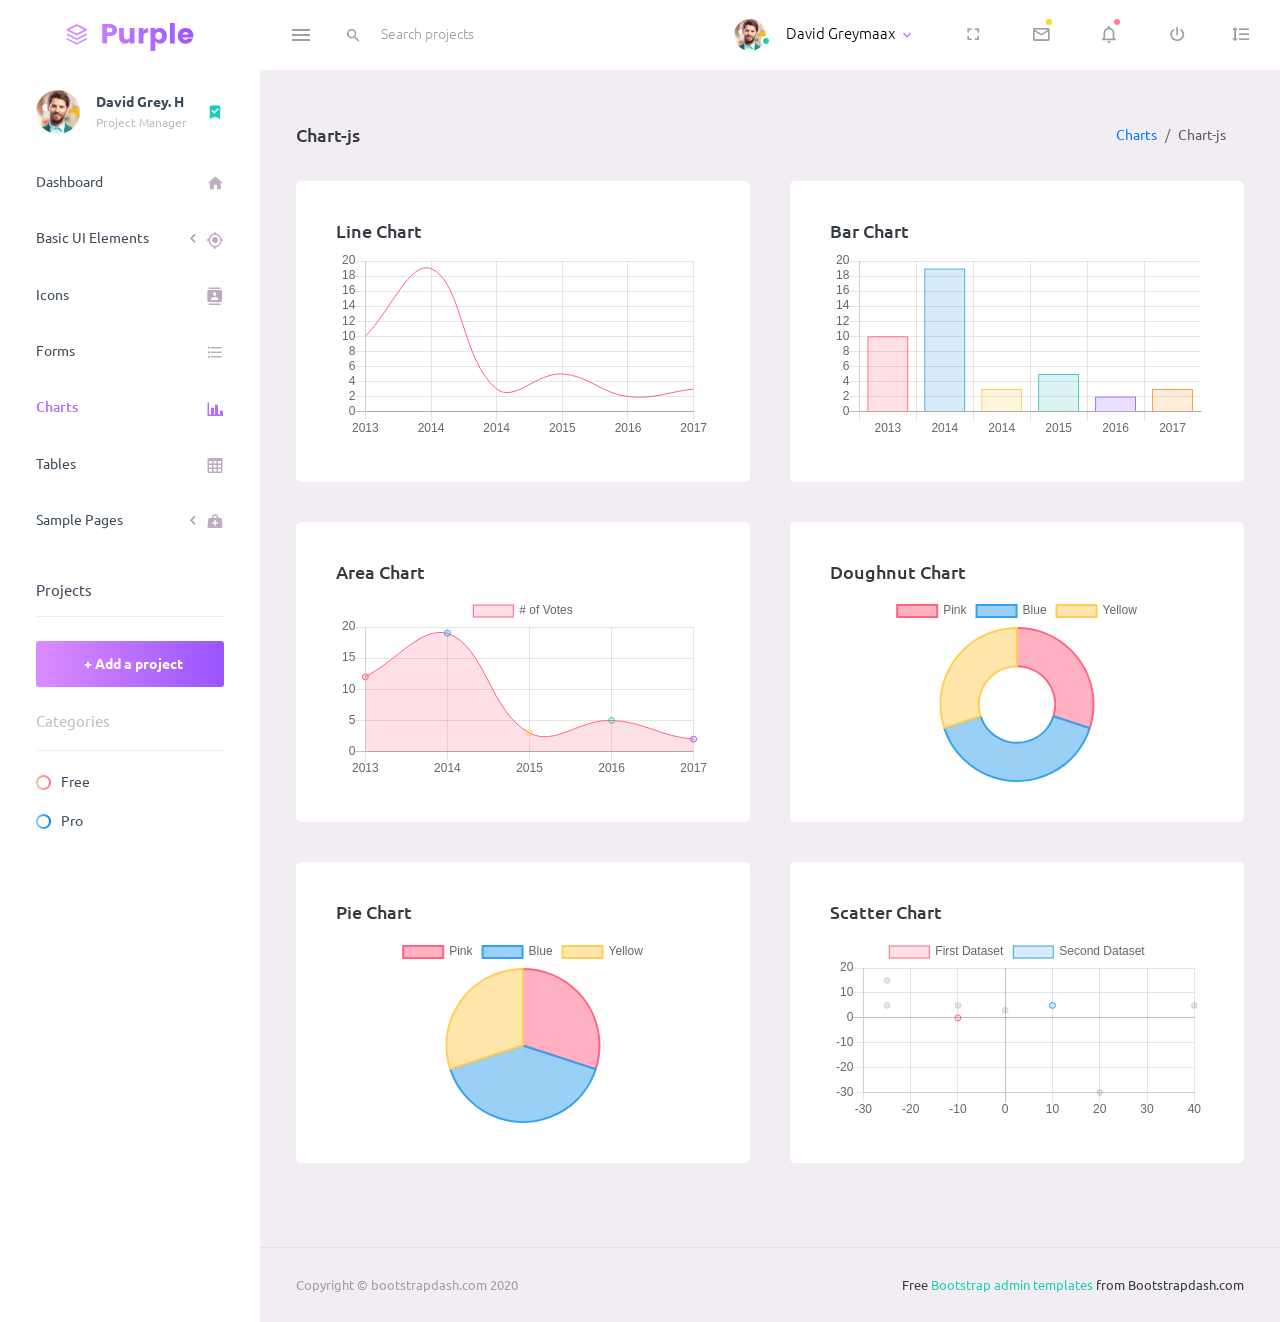
<file: CoreBlog/wwwroot/writer/pages/charts/chartjs.html>
<!DOCTYPE html>
<html lang="en">
  <head>
    <!-- Required meta tags -->
    <meta charset="utf-8">
    <meta name="viewport" content="width=device-width, initial-scale=1, shrink-to-fit=no">
    <title>Purple Admin</title>
    <!-- plugins:css -->
    <link rel="stylesheet" href="../../assets/vendors/mdi/css/materialdesignicons.min.css">
    <link rel="stylesheet" href="../../assets/vendors/css/vendor.bundle.base.css">
    <!-- endinject -->
    <!-- Plugin css for this page -->
    <!-- End Plugin css for this page -->
    <!-- inject:css -->
    <!-- endinject -->
    <!-- Layout styles -->
    <link rel="stylesheet" href="../../assets/css/style.css">
    <!-- End layout styles -->
    <link rel="shortcut icon" href="../../assets/images/favicon.ico" />
  </head>
  <body>
    <div class="container-scroller">
      <!-- partial:../../partials/_navbar.html -->
      <nav class="navbar default-layout-navbar col-lg-12 col-12 p-0 fixed-top d-flex flex-row">
        <div class="text-center navbar-brand-wrapper d-flex align-items-center justify-content-center">
          <a class="navbar-brand brand-logo" href="../../index.html"><img src="../../assets/images/logo.svg" alt="logo" /></a>
          <a class="navbar-brand brand-logo-mini" href="../../index.html"><img src="../../assets/images/logo-mini.svg" alt="logo" /></a>
        </div>
        <div class="navbar-menu-wrapper d-flex align-items-stretch">
          <button class="navbar-toggler navbar-toggler align-self-center" type="button" data-toggle="minimize">
            <span class="mdi mdi-menu"></span>
          </button>
          <div class="search-field d-none d-md-block">
            <form class="d-flex align-items-center h-100" action="#">
              <div class="input-group">
                <div class="input-group-prepend bg-transparent">
                  <i class="input-group-text border-0 mdi mdi-magnify"></i>
                </div>
                <input type="text" class="form-control bg-transparent border-0" placeholder="Search projects">
              </div>
            </form>
          </div>
          <ul class="navbar-nav navbar-nav-right">
            <li class="nav-item nav-profile dropdown">
              <a class="nav-link dropdown-toggle" id="profileDropdown" href="#" data-toggle="dropdown" aria-expanded="false">
                <div class="nav-profile-img">
                  <img src="../../assets/images/faces/face1.jpg" alt="image">
                  <span class="availability-status online"></span>
                </div>
                <div class="nav-profile-text">
                  <p class="mb-1 text-black">David Greymaax</p>
                </div>
              </a>
              <div class="dropdown-menu navbar-dropdown" aria-labelledby="profileDropdown">
                <a class="dropdown-item" href="#">
                  <i class="mdi mdi-cached mr-2 text-success"></i> Activity Log </a>
                <div class="dropdown-divider"></div>
                <a class="dropdown-item" href="#">
                  <i class="mdi mdi-logout mr-2 text-primary"></i> Signout </a>
              </div>
            </li>
            <li class="nav-item d-none d-lg-block full-screen-link">
              <a class="nav-link">
                <i class="mdi mdi-fullscreen" id="fullscreen-button"></i>
              </a>
            </li>
            <li class="nav-item dropdown">
              <a class="nav-link count-indicator dropdown-toggle" id="messageDropdown" href="#" data-toggle="dropdown" aria-expanded="false">
                <i class="mdi mdi-email-outline"></i>
                <span class="count-symbol bg-warning"></span>
              </a>
              <div class="dropdown-menu dropdown-menu-right navbar-dropdown preview-list" aria-labelledby="messageDropdown">
                <h6 class="p-3 mb-0">Messages</h6>
                <div class="dropdown-divider"></div>
                <a class="dropdown-item preview-item">
                  <div class="preview-thumbnail">
                    <img src="../../assets/images/faces/face4.jpg" alt="image" class="profile-pic">
                  </div>
                  <div class="preview-item-content d-flex align-items-start flex-column justify-content-center">
                    <h6 class="preview-subject ellipsis mb-1 font-weight-normal">Mark send you a message</h6>
                    <p class="text-gray mb-0"> 1 Minutes ago </p>
                  </div>
                </a>
                <div class="dropdown-divider"></div>
                <a class="dropdown-item preview-item">
                  <div class="preview-thumbnail">
                    <img src="../../assets/images/faces/face2.jpg" alt="image" class="profile-pic">
                  </div>
                  <div class="preview-item-content d-flex align-items-start flex-column justify-content-center">
                    <h6 class="preview-subject ellipsis mb-1 font-weight-normal">Cregh send you a message</h6>
                    <p class="text-gray mb-0"> 15 Minutes ago </p>
                  </div>
                </a>
                <div class="dropdown-divider"></div>
                <a class="dropdown-item preview-item">
                  <div class="preview-thumbnail">
                    <img src="../../assets/images/faces/face3.jpg" alt="image" class="profile-pic">
                  </div>
                  <div class="preview-item-content d-flex align-items-start flex-column justify-content-center">
                    <h6 class="preview-subject ellipsis mb-1 font-weight-normal">Profile picture updated</h6>
                    <p class="text-gray mb-0"> 18 Minutes ago </p>
                  </div>
                </a>
                <div class="dropdown-divider"></div>
                <h6 class="p-3 mb-0 text-center">4 new messages</h6>
              </div>
            </li>
            <li class="nav-item dropdown">
              <a class="nav-link count-indicator dropdown-toggle" id="notificationDropdown" href="#" data-toggle="dropdown">
                <i class="mdi mdi-bell-outline"></i>
                <span class="count-symbol bg-danger"></span>
              </a>
              <div class="dropdown-menu dropdown-menu-right navbar-dropdown preview-list" aria-labelledby="notificationDropdown">
                <h6 class="p-3 mb-0">Notifications</h6>
                <div class="dropdown-divider"></div>
                <a class="dropdown-item preview-item">
                  <div class="preview-thumbnail">
                    <div class="preview-icon bg-success">
                      <i class="mdi mdi-calendar"></i>
                    </div>
                  </div>
                  <div class="preview-item-content d-flex align-items-start flex-column justify-content-center">
                    <h6 class="preview-subject font-weight-normal mb-1">Event today</h6>
                    <p class="text-gray ellipsis mb-0"> Just a reminder that you have an event today </p>
                  </div>
                </a>
                <div class="dropdown-divider"></div>
                <a class="dropdown-item preview-item">
                  <div class="preview-thumbnail">
                    <div class="preview-icon bg-warning">
                      <i class="mdi mdi-settings"></i>
                    </div>
                  </div>
                  <div class="preview-item-content d-flex align-items-start flex-column justify-content-center">
                    <h6 class="preview-subject font-weight-normal mb-1">Settings</h6>
                    <p class="text-gray ellipsis mb-0"> Update dashboard </p>
                  </div>
                </a>
                <div class="dropdown-divider"></div>
                <a class="dropdown-item preview-item">
                  <div class="preview-thumbnail">
                    <div class="preview-icon bg-info">
                      <i class="mdi mdi-link-variant"></i>
                    </div>
                  </div>
                  <div class="preview-item-content d-flex align-items-start flex-column justify-content-center">
                    <h6 class="preview-subject font-weight-normal mb-1">Launch Admin</h6>
                    <p class="text-gray ellipsis mb-0"> New admin wow! </p>
                  </div>
                </a>
                <div class="dropdown-divider"></div>
                <h6 class="p-3 mb-0 text-center">See all notifications</h6>
              </div>
            </li>
            <li class="nav-item nav-logout d-none d-lg-block">
              <a class="nav-link" href="#">
                <i class="mdi mdi-power"></i>
              </a>
            </li>
            <li class="nav-item nav-settings d-none d-lg-block">
              <a class="nav-link" href="#">
                <i class="mdi mdi-format-line-spacing"></i>
              </a>
            </li>
          </ul>
          <button class="navbar-toggler navbar-toggler-right d-lg-none align-self-center" type="button" data-toggle="offcanvas">
            <span class="mdi mdi-menu"></span>
          </button>
        </div>
      </nav>
      <!-- partial -->
      <div class="container-fluid page-body-wrapper">
        <!-- partial:../../partials/_sidebar.html -->
        <nav class="sidebar sidebar-offcanvas" id="sidebar">
          <ul class="nav">
            <li class="nav-item nav-profile">
              <a href="#" class="nav-link">
                <div class="nav-profile-image">
                  <img src="../../assets/images/faces/face1.jpg" alt="profile">
                  <span class="login-status online"></span>
                  <!--change to offline or busy as needed-->
                </div>
                <div class="nav-profile-text d-flex flex-column">
                  <span class="font-weight-bold mb-2">David Grey. H</span>
                  <span class="text-secondary text-small">Project Manager</span>
                </div>
                <i class="mdi mdi-bookmark-check text-success nav-profile-badge"></i>
              </a>
            </li>
            <li class="nav-item">
              <a class="nav-link" href="../../index.html">
                <span class="menu-title">Dashboard</span>
                <i class="mdi mdi-home menu-icon"></i>
              </a>
            </li>
            <li class="nav-item">
              <a class="nav-link" data-toggle="collapse" href="#ui-basic" aria-expanded="false" aria-controls="ui-basic">
                <span class="menu-title">Basic UI Elements</span>
                <i class="menu-arrow"></i>
                <i class="mdi mdi-crosshairs-gps menu-icon"></i>
              </a>
              <div class="collapse" id="ui-basic">
                <ul class="nav flex-column sub-menu">
                  <li class="nav-item"> <a class="nav-link" href="../../pages/ui-features/buttons.html">Buttons</a></li>
                  <li class="nav-item"> <a class="nav-link" href="../../pages/ui-features/typography.html">Typography</a></li>
                </ul>
              </div>
            </li>
            <li class="nav-item">
              <a class="nav-link" href="../../pages/icons/mdi.html">
                <span class="menu-title">Icons</span>
                <i class="mdi mdi-contacts menu-icon"></i>
              </a>
            </li>
            <li class="nav-item">
              <a class="nav-link" href="../../pages/forms/basic_elements.html">
                <span class="menu-title">Forms</span>
                <i class="mdi mdi-format-list-bulleted menu-icon"></i>
              </a>
            </li>
            <li class="nav-item">
              <a class="nav-link" href="../../pages/charts/chartjs.html">
                <span class="menu-title">Charts</span>
                <i class="mdi mdi-chart-bar menu-icon"></i>
              </a>
            </li>
            <li class="nav-item">
              <a class="nav-link" href="../../pages/tables/basic-table.html">
                <span class="menu-title">Tables</span>
                <i class="mdi mdi-table-large menu-icon"></i>
              </a>
            </li>
            <li class="nav-item">
              <a class="nav-link" data-toggle="collapse" href="#general-pages" aria-expanded="false" aria-controls="general-pages">
                <span class="menu-title">Sample Pages</span>
                <i class="menu-arrow"></i>
                <i class="mdi mdi-medical-bag menu-icon"></i>
              </a>
              <div class="collapse" id="general-pages">
                <ul class="nav flex-column sub-menu">
                  <li class="nav-item"> <a class="nav-link" href="../../pages/samples/blank-page.html"> Blank Page </a></li>
                  <li class="nav-item"> <a class="nav-link" href="../../pages/samples/login.html"> Login </a></li>
                  <li class="nav-item"> <a class="nav-link" href="../../pages/samples/register.html"> Register </a></li>
                  <li class="nav-item"> <a class="nav-link" href="../../pages/samples/error-404.html"> 404 </a></li>
                  <li class="nav-item"> <a class="nav-link" href="../../pages/samples/error-500.html"> 500 </a></li>
                </ul>
              </div>
            </li>
            <li class="nav-item sidebar-actions">
              <span class="nav-link">
                <div class="border-bottom">
                  <h6 class="font-weight-normal mb-3">Projects</h6>
                </div>
                <button class="btn btn-block btn-lg btn-gradient-primary mt-4">+ Add a project</button>
                <div class="mt-4">
                  <div class="border-bottom">
                    <p class="text-secondary">Categories</p>
                  </div>
                  <ul class="gradient-bullet-list mt-4">
                    <li>Free</li>
                    <li>Pro</li>
                  </ul>
                </div>
              </span>
            </li>
          </ul>
        </nav>
        <!-- partial -->
        <div class="main-panel">
          <div class="content-wrapper">
            <div class="page-header">
              <h3 class="page-title"> Chart-js </h3>
              <nav aria-label="breadcrumb">
                <ol class="breadcrumb">
                  <li class="breadcrumb-item"><a href="#">Charts</a></li>
                  <li class="breadcrumb-item active" aria-current="page">Chart-js</li>
                </ol>
              </nav>
            </div>
            <div class="row">
              <div class="col-lg-6 grid-margin stretch-card">
                <div class="card">
                  <div class="card-body">
                    <h4 class="card-title">Line chart</h4>
                    <canvas id="lineChart" style="height:250px"></canvas>
                  </div>
                </div>
              </div>
              <div class="col-lg-6 grid-margin stretch-card">
                <div class="card">
                  <div class="card-body">
                    <h4 class="card-title">Bar chart</h4>
                    <canvas id="barChart" style="height:230px"></canvas>
                  </div>
                </div>
              </div>
            </div>
            <div class="row">
              <div class="col-lg-6 grid-margin stretch-card">
                <div class="card">
                  <div class="card-body">
                    <h4 class="card-title">Area chart</h4>
                    <canvas id="areaChart" style="height:250px"></canvas>
                  </div>
                </div>
              </div>
              <div class="col-lg-6 grid-margin stretch-card">
                <div class="card">
                  <div class="card-body">
                    <h4 class="card-title">Doughnut chart</h4>
                    <canvas id="doughnutChart" style="height:250px"></canvas>
                  </div>
                </div>
              </div>
            </div>
            <div class="row">
              <div class="col-lg-6 grid-margin stretch-card">
                <div class="card">
                  <div class="card-body">
                    <h4 class="card-title">Pie chart</h4>
                    <canvas id="pieChart" style="height:250px"></canvas>
                  </div>
                </div>
              </div>
              <div class="col-lg-6 grid-margin stretch-card">
                <div class="card">
                  <div class="card-body">
                    <h4 class="card-title">Scatter chart</h4>
                    <canvas id="scatterChart" style="height:250px"></canvas>
                  </div>
                </div>
              </div>
            </div>
          </div>
          <!-- content-wrapper ends -->
          <!-- partial:../../partials/_footer.html -->
          <footer class="footer">
            <div class="container-fluid clearfix">
              <span class="text-muted d-block text-center text-sm-left d-sm-inline-block">Copyright © bootstrapdash.com 2020</span>
              <span class="float-none float-sm-right d-block mt-1 mt-sm-0 text-center"> Free <a href="https://www.bootstrapdash.com/bootstrap-admin-template/" target="_blank">Bootstrap admin templates </a> from Bootstrapdash.com</span>
            </div>
          </footer>
          <!-- partial -->
        </div>
        <!-- main-panel ends -->
      </div>
      <!-- page-body-wrapper ends -->
    </div>
    <!-- container-scroller -->
    <!-- plugins:js -->
    <script src="../../assets/vendors/js/vendor.bundle.base.js"></script>
    <!-- endinject -->
    <!-- Plugin js for this page -->
    <script src="../../assets/vendors/chart.js/Chart.min.js"></script>
    <!-- End plugin js for this page -->
    <!-- inject:js -->
    <script src="../../assets/js/off-canvas.js"></script>
    <script src="../../assets/js/hoverable-collapse.js"></script>
    <script src="../../assets/js/misc.js"></script>
    <!-- endinject -->
    <!-- Custom js for this page -->
    <script src="../../assets/js/chart.js"></script>
    <!-- End custom js for this page -->
  </body>
</html>
</file>
<file: CoreBlog/wwwroot/web/css/single.css>
body a:hover {
    text-decoration: none;
}

body a:focus {
    outline: none;
    text-decoration: none;
}


/* //inner bg */

.demo-header {
    background: #eee;
    padding: 4px 0 15px;
}

ul.inner_breadcrumb {
    list-style: none;
    display: inline-block;
    padding: 15px 15px 0;
    list-style: none;
    background: #eee;
}

ul.inner_breadcrumb li {
    display: inline-block;
    color: #000;
    font-size: 1em;
    text-transform: capitalize;
}

ul.inner_breadcrumb li span {
    margin: 0 1em;
}

.inner_breadcrumb li.active a {
    color: #ff3546;
}

/*-- blog --*/

.blog-img {
    padding: 0;
}

ul.blog_list {
    margin-bottom: 1.5em;
}

.blog-bottom {
    background: #eb5273;
    padding: 2em;
    min-height: 330px;
}

.blog_info h5 a {
    font-size: 1em;
    color: #2c2d2d;
    font-weight: 600;
    text-decoration: none;
    line-height: 1.5;
    letter-spacing: 1px;
}

.blog_info p a.user-blog {
    color: #555;
    text-transform: capitalize;
    font-size: 1em;
}

ul.blog_list li {
    display: inline-block;
    color: #212121;
    font-size: 0.9em;
}

ul.blog_list li span {
    color: #168eea;
    padding-right: 8px;
}

ul.blog_list li i {
    padding: 0 1em;
    font-style: normal;
    color: #999;
}

ul.blog_list li a {
    text-decoration: none;
    color: #212121;
}

.blog_info h5 {
    margin: 12px 0 15px;
}

.blog_info {
    padding: 2em;
    border: 3px solid #f5f5f5;
    background-color: #f5f5f5;
}

.blog-side.blog-top-right {
    padding-right: 0;
}
.single-left1.blog_info {
    margin: 0;
}

.blog_info p {
    margin: 0 0 1em 0;
    color: #777;
}

ul.blog_list li a {
    font-weight: 400;
    font-size: 0.9em;
    letter-spacing: 1px;
    color: #515252;
}

/*-single-*/
ul.list-group.single {
    color: #727373;
}

ul.list-group.single .badge-primary {
    color: #fff;
    background-color: #8e9194;
}
h5.mt-0 {
    color: #343a40;
    font-size: 1em;
    margin-bottom: 15px;
    letter-spacing: 1px;
    font-weight: 600;
}

.progress {
    font-size: 0.75em;
    line-height: 8em;
    text-align: center;
    background-color: #d6d9da;
    border-radius: 0.25rem;
    margin-bottom: 1em;
}

.card-body {
    padding: 12px;
}

.card-header {
    padding: 0;
    color: #0e0f10;
}

.card-header button.btn.btn-link {
    color: #555;
    font-weight: 600;
}

.single-gd form input {
    width: 100%;
}

.single-gd img {
    margin-bottom: 1em;
}

.comment-top input[type="text"],
.comment-top input[type="email"],
.comment-top textarea {
    background: none;
    width: 100%;
    outline: none;
    border: 1px solid #e2e2e2;
    padding: 0.7em 1em;
    font-size: 0.9em;
    color: #e2e2e2;
    margin: 0 0 0.7em;
    letter-spacing: 2px;
}

.comment-top button.btn.btn-primary.submit[type="submit"] {
    font-size: 1.1em;
    background: #080808;
    padding: 0.7em 2em;
    text-align: center;
    color: #fff;
    border: none;
    outline: none;
    margin: 0 auto;
    transition: 0.5s all;
    -webkit-transition: 0.5s all;
    -o-transition: 0.5s all;
    -ms-transition: 0.5s all;
    -moz-transition: 0.5s all;
    cursor: pointer;
}

.comment-top button.btn.btn-primary.submit[type="submit"]:hover {
    background: #01cd74;
}

.single-gd form input[type="email"] {
    outline: none;
    padding: 12px 15px;
    font-size: 13px;
    color: #777;
    background: #ffffff;
    letter-spacing: 2px;
    border: none;
    border: 1px solid #ddd;
    margin: 0;
    border-radius: 0;
}

.single-gd form input[type="submit"] {
    background: #555;
    padding: .8em 1em;
    color: #fff;
    font-size: 15px;
    font-weight: 700;
    display: block;
    outline: none;
    border: none;
    cursor: pointer;
    letter-spacing: 1px;
    margin-top: 1em;
}

.single-gd form input[type="submit"]:hover {
    background: #080808;
}

.media-body p {
    color: #777;
    font-size: 0.875em;
    line-height: 1.9em;
    margin-bottom: 3em;
}

.comment h3,
.comment-top h4 {
    color: #555;
    font-size: 1.4em;
    text-align: left;
    padding: 0 0 0.5em;
    font-weight: 600;
    letter-spacing: 1px;
    text-shadow: 0 1px 2px rgba(0, 0, 0, 0.03);
    margin-bottom: 1em;
}

.media img {
    margin-right: 15px;
}

.comment-top {
    margin-top: 2em;
}
.tech-btm img {
    background: #fff;
    padding: 6px;
}

/* //blog responsive code */

@media screen and (max-width: 1680px) {}

@media screen and (max-width: 1600px) {}

@media screen and (max-width: 1440px) {}

@media screen and (max-width:1366px) {
    
}

@media screen and (max-width:1280px) {}

@media screen and (max-width: 1080px) {
    .blog_info p {
        line-height: 1.5;
        letter-spacing: 0.3px;
    }
    .blog_info {
        min-height: 275px;
        padding: 1em 2em;
    }
    .blog_info.blog-right {
        min-height: 305px;
        width: 100%;
    }
}

@media screen and (max-width: 1050px) {
    .blog_info.blog-right {
        min-height: 297px;
    }
    .blog-x.br-mar {
        margin-top: 1.2em;
    }
    .blog_info.blog-right {
        min-height: 370px;
    }
    .blog_info.blog-right {
		min-height: 370px;
		width: 100%;
	}
	.blog_info.blog-right.two {
		min-height: 369px;
    }
    .single-gd h4 {
        font-size: 1em;
    }
}

@media screen and (max-width: 1024px) {
    .blog_info.blog-right {
		min-height: 372px;
	}
	.blog_info.blog-right.two {
		min-height: 373px;
	}
}

@media screen and (max-width: 991px) {
    .blog_info {
        min-height: auto;
        padding:2em 2em;
    }
    .blog_info.blog-right {
        min-height: auto;
    }
    .blog-side.blog-top-right {
        padding-right: 0;
        margin-top: 1em;
    }
    .blog_info.blog-right.two {
        min-height: auto;
    }
    .single-gd h4 {
         font-size: 1em;
    }
    .single-left {
        margin-top: 2em;
    }
}

@media screen and (max-width: 667px) {
    .row {
        margin-right: 5px;
        margin-left: 5px;
    }
    .blog-side.blog-top-right {
        padding-right: 0;
        margin-top: 1em;
        padding: 0;
    }
    .blog-sp {
        padding: 0;
    }
    .mt-3 {
        margin-top: 1em !important;
        display: block;
    }
    .single-left {
        margin-top: 2em;
        padding: 0;
    }
}

@media screen and (max-width: 640px) {
    .blog-sp {
        padding: 0;
    }
}

@media screen and (max-width: 600px) {
    .comment-top input[type="submit"] {
        width:40%;
    }
}

@media screen and (max-width: 568px) {

}

@media screen and (max-width: 480px) {

}

@media screen and (max-width: 414px) {
    .comment-top input[type="submit"] {
        width:45%;
    }
}

@media screen and (max-width: 384px) {


}

@media screen and (max-width: 375px) {

}

@media screen and (max-width: 320px) {

}

/* //blog responsive code */
</file>
<file: CoreBlog/wwwroot/web/css/style.css>
/*--
	Author: proj
	Author URL: http://proj.com
	License: Creative Commons Attribution 3.0 Unported
	License URL: http://creativecommons.org/licenses/by/3.0/
--*/

html,
body {
	margin: 0;
	font-size: 100%;
	font-family: 'Poppins', sans-serif;
	background: #fff;
}

body a {
	text-decoration: none;
	transition: 0.5s all;
	-webkit-transition: 0.5s all;
	-moz-transition: 0.5s all;
	-o-transition: 0.5s all;
	-ms-transition: 0.5s all;
}

a:hover {
	text-decoration: none;
}

input[type="button"],
input[type="submit"],
input[type="text"],
input[type="email"],
input[type="search"] {
	transition: 0.5s all;
	-webkit-transition: 0.5s all;
	-moz-transition: 0.5s all;
	-o-transition: 0.5s all;
	-ms-transition: 0.5s all;
	font-family: 'Poppins', sans-serif;
}

h1,
h2,
h3,
h4,
h5,
h6 {
	margin: 0;
	font-family: 'Poppins', sans-serif;
	letter-spacing:1px;
}

p {
	margin: 0;
	font-size: 0.9em;
	color: #777777;
	line-height: 2em;
	letter-spacing: 1px;
	font-weight: 300;
}

ul {
	margin: 0;
	padding: 0;
}

/*--/header --*/

/*-- top-bar-w3-agile --*/

.header {
	position: relative;
}

.header-nav {
	position: relative;
}

.top-bar {
	position: absolute;
	z-index: 999;
	width: 95%;
	top: 4%;
	left: 3%;
}

/*--top-bar_sub_w3layouts --*/

.top-bar_sub_w3layouts {
	background: #fff;
    padding: 0.3em 2em;
	position: relative;
}

.top-bar_sub_w3layouts h6 {
	text-align: center;
	color: #fff;
	font-size: 0.8em;
	font-weight: 600;
	letter-spacing: 2px;
	float: left;
}

.log {
	float: right;
	margin-top: 5px;
}

.top-bar_sub_w3layouts h6 a {
	color: #fff;
	text-decoration: none;
	padding: 8px 16px;
	letter-spacing: 1px;
	font-size: 13px;
	background: #01cd74;
	display: inline-block;
	border: 2px solid transparent;
	font-weight: bold;
}

.log h5 {
	display: inline-block;
	color: #a0a1a5;
	font-size: 0.9em;
	font-weight: 500;
	letter-spacing: 1px;
}

.log .fa-user.fa-w-16 {
	color: #fff;
	margin: 0 4px;
}

a.sign {
	color: #a0a1a5;
	font-size: 1em;
	letter-spacing: 1px;
}
.top-forms span{
    font-size: 0.9em;
    color: #707173;
	letter-spacing: 1px;
}
.top-forms span a {
    color: #707173;
}
.top-forms a i{
	color:#01cd74;
}
.social_list1 li {
	display: inline-block;
}

ul.social_list1 li a {
    color: #fff;
    font-size: 0.9em;
    width: 30px;
    height: 30px;
    border-radius: 50%;
    display: block;
    line-height: 29px;
	text-align: center;
	transition: 0.5s all;
	-webkit-transition: 0.5s all;
	-moz-transition: 0.5s all;
	-o-transition: 0.5s all;
	-ms-transition: 0.5s all;
}
ul.social_list1 li a:hover{
	opacity: 0.8;
	transform: rotateX(360deg);
    -webkit-transform: rotateX(360deg);
    -moz-transform: rotateX(360deg);
    -o-transform: rotateX(360deg);
    -ms-transform: rotateX(360deg);
    transition: transform 2s;
}
.facebook1 {
	background: #3b5998;
}

.twitter2 {
	background: #1da1f2;
}

.dribble3 {
	background: #ea4c89;
}
.pin {
	background: #BD081C;
}
/*-- top-bar_sub_w3layouts --*/

/*--/navbar--*/

.navbar {
	padding: 0em 4em;
}

.bg-light {
    background-color: #f0f3f1 !important;
}

a.navbar-brand {
	font-size: 2em;
	font-weight: 700;
	text-shadow: 0 1px 2px rgba(0, 0, 0, 0.37);
	color: #3d3e48;
	text-transform: uppercase;
}
.logo i {
    color: #01cd74;
    text-shadow: none;
}
li.nav-item {
	margin: 0 1px;
}

.navbar-light .navbar-nav .nav-link {
	padding: 0.6em 1.4em;
	color: #333;
	background: transparent;
	text-transform: uppercase;
	font-size: 0.9em;
	letter-spacing: 1px;
}

.navbar-light .navbar-nav .show>.nav-link,
.navbar-light .navbar-nav .active>.nav-link,
.navbar-light .navbar-nav .nav-link.show,
.navbar-light .navbar-nav .nav-link.active,
.navbar-light .navbar-nav .nav-link:hover,
.navbar-light .navbar-nav .nav-link:focus {
	background: #01cd74;
	color: #fff;
}
.dropdown-item {
    padding: 0.2em 1.5rem;
    font-size: 0.9em;
}
/*--/search--*/
form.header-search {
    width: 25%;
}
.header-search form {
	background: #e7e9ea;
	padding: 0.3em;
	border-radius: 50px;
}

.header-search input[type="search"] {
    outline: none;
    border: none;
	padding: 11px 14px;
    color: #fff;
    font-size: 14px;
    background: rgba(113, 114, 130, 0.2);
    float: left;
    letter-spacing: 1px;
	width: 82%;
	border-radius: 0;
}

.header-search button.btn1 {
	color: #fff;
	border: none;
	padding: 9px 9px 10px 9px;
	text-align: center;
	text-decoration: none;
	background: #01cd74;
	-webkit-transition: 0.5s all;
	-moz-transition: 0.5s all;
	-o-transition: 0.5s all;
	-ms-transition: 0.5s all;
	transition: 0.5s all;
	float: right;
	cursor: pointer;
	width: 12%;
	border-radius: 0;
}

/*--//search--*/

/*--//navbar--*/

/*--//header --*/

/*--/banner --*/

/* CUSTOMIZE THE CAROUSEL
-------------------------------------------------- */

/* Carousel base class */

/* Since positioning the image, we need to help out the caption */

.carousel-caption {
    bottom: 13em;
    z-index: 10;
    text-align: left;
    margin: 0 auto;
}

/* Declare heights because of positioning of img element */

.carousel-item {
	height: 44em;
	background-color: #777;
}

.carousel-item>img {
	position: absolute;
	top: 0;
	left: 0;
	min-width: 100%;
	height: 32rem;
}

/* MARKETING CONTENT
-------------------------------------------------- */

/* Center align the text within the three columns below the carousel */

.marketing .col-lg-4 {
	margin-bottom: 1.5rem;
	text-align: center;
}

.bt-grid.ser {
	margin-top: 1.5em;
	margin-bottom: 0;
}

.marketing h2 {
	font-weight: 400;
}

.marketing .col-lg-4 p {
	margin-right: .75rem;
	margin-left: .75rem;
}

/* Featurettes
------------------------- */

.featurette-divider {
	margin: 5rem 0;
	/* Space out the Bootstrap <hr> more */
}

/* Thin out the marketing headings */

.featurette-heading {
	font-weight: 300;
	line-height: 1;
	letter-spacing: -.05rem;
}

/*--/slider--*/

.carousel-item {
	background: -webkit-linear-gradient(rgba(23, 22, 23, 0.2), rgba(23, 22, 23, 0.5)), url(../images/banner1.jpg) no-repeat;
	background: -moz-linear-gradient(rgba(23, 22, 23, 0.2), rgba(23, 22, 23, 0.5)), url(../images/banner1.jpg) no-repeat;
	background: -ms-linear-gradient(rgba(23, 22, 23, 0.2), rgba(23, 22, 23, 0.5)), url(../images/banner1.jpg) no-repeat;
	background: linear-gradient(rgba(23, 22, 23, 0.2), rgba(23, 22, 23, 0.5)), url(../images/banner1.jpg) no-repeat;
	background-size: cover;
}

.carousel-item.item2 {
	background: -webkit-linear-gradient(rgba(23, 22, 23, 0.2), rgba(23, 22, 23, 0.5)), url(../images/banner2.jpg) no-repeat;
	background: -moz-linear-gradient(rgba(23, 22, 23, 0.2), rgba(23, 22, 23, 0.5)), url(../images/banner2.jpg) no-repeat;
	background: -ms-linear-gradient(rgba(23, 22, 23, 0.2), rgba(23, 22, 23, 0.5)), url(../images/banner2.jpg) no-repeat;
	background: linear-gradient(rgba(23, 22, 23, 0.2), rgba(23, 22, 23, 0.5)), url(../images/banner2.jpg) no-repeat;
	background-size: cover;
}

.carousel-item.item3 {
	background: -webkit-linear-gradient(rgba(23, 22, 23, 0.2), rgba(23, 22, 23, 0.5)), url(../images/banner3.jpg) no-repeat;
	background: -moz-linear-gradient(rgba(23, 22, 23, 0.2), rgba(23, 22, 23, 0.5)), url(../images/banner3.jpg) no-repeat;
	background: -ms-linear-gradient(rgba(23, 22, 23, 0.2), rgba(23, 22, 23, 0.5)), url(../images/banner3.jpg) no-repeat;
	background: linear-gradient(rgba(23, 22, 23, 0.2), rgba(23, 22, 23, 0.5)), url(../images/banner3.jpg) no-repeat;
	background-size: cover;
}

.carousel-item.item4 {
	background: -webkit-linear-gradient(rgba(23, 22, 23, 0.2), rgba(23, 22, 23, 0.5)), url(../images/banner4.jpg) no-repeat;
	background: -moz-linear-gradient(rgba(23, 22, 23, 0.2), rgba(23, 22, 23, 0.5)), url(../images/banner4.jpg) no-repeat;
	background: -ms-linear-gradient(rgba(23, 22, 23, 0.2), rgba(23, 22, 23, 0.5)), url(../images/banner4.jpg) no-repeat;
	background: linear-gradient(rgba(23, 22, 23, 0.2), rgba(23, 22, 23, 0.5)), url(../images/banner4.jpg) no-repeat;
	background-size: cover;
}

.carousel-caption h2,
.carousel-caption h3 {
    letter-spacing: 2px;
    line-height: 1.4em;
    text-shadow: 0 1px 2px rgba(0, 0, 0, 0.37);
    font-size: 3.5em;
    text-transform: uppercase;
    font-weight: 700;
}

.carousel-caption h5 {
	font-size: 1em;
	letter-spacing: 1px;
}
.carousel-caption span{
   display:block;
}
.carousel-indicators {
	bottom: 17%;
	left: 0%;
	cursor: pointer;
	display: none;
}

.bnr-button {
	margin-top: 2em;
}

.carousel-control {
	line-height: 42em;
}

.carousel-indicators li {
	display: inline-block;
	max-width: 20px;
	height: 19px;
	border-radius: 50%;
	-webkit-border-radius: 50%;
	-moz-border-radius: 50%;
	-o-border-radius: 50%;
	-ms-border-radius: 50%;
	margin: 0 8px;
}

.carousel-indicators .active {
	background: #01cd74;
}
a.btn.btn-primary.read-m {
    border-radius: 0;
    padding: 0.55em 2em;
    letter-spacing: 1px;
    background: #01cd74;
    border: none;
}
a.btn.btn-primary.read-m:hover,a.btn.btn-primary.read-m:focus{
   background:#fff;
   color:#222;
   box-shadow:none!important;
}
.read {
    margin-top: 1em;
}
/* Show it is fixed to the top */

/*--//banner --*/

/*--/content --*/

h3.tittle {
    text-align: center;
    font-size: 2.5em;
    color: #2c363e;
    text-shadow: 0 1px 2px rgba(0, 0, 0, 0.37);
    font-weight: 600;
}

h3.tittle.cen {
	color: #fff;
}

.lead {
	font-size: 1.1em;
	font-weight: 300;
}

.featurette-heading {
	font-size: 46px;
	line-height: 1.4em;
}

/*--/banner-bottom --*/

.banner-bottom {
	padding: 6em 0;
	position: relative;
}

.featured-items.banner-bottom {
	background: #e7e9ea;
}

.bt-bottom-info h5 {
	font-size: 2em;
	line-height: 1.5em;
	color: #01cd74;
	margin-bottom: 1em;
}

.inner-sec {
	margin-top:3em;
}
.modal-body.video iframe {
	border: none;
	width: 100%;
	min-height: 250px;
}

h5#exampleModalLabel {
	font-size: 1.2em;
}

h4.sub-tittle {
	font-size: 1.4em;
	color: #131212;
	letter-spacing: 1px;
	margin: 1em 0;
	font-weight: 500;
}

.bt-grids-main.ab {
	margin-top: 2em;
}

/*--//banner-bottom --*/
.bottom-slider,.main-content-w3layouts-agileits {
    padding: 5em 0;
}
section.bottom-slider {
 background: #eceff1;
}
.left-img img {
	width: 100%;
}
/*--flexisel--*/
.flex-slider{	
		background:#222227;
		padding: 70px 0 165px 0;
	}
	.opportunity{
		background:#28282e;
		margin:0px 20px;
		padding:80px 0;
		position:relative;
	}
	#flexiselDemo1 {
		display: none;
	}
	.nbs-flexisel-container {
		position: relative;
		max-width: 100%;
	}
	.nbs-flexisel-ul {
		position: relative;
		width: 9999px;
		margin: 0px;
		padding: 0px;
		list-style-type: none;
	}
	.nbs-flexisel-inner {
		overflow: hidden;
		margin: 0px auto;
		background: #f8f8f8;
		border: none;
		border-right:none;
	}
	.nbs-flexisel-item {
		float: left;
		margin:0 2px;
		padding: 0em;
		position: relative;
		line-height: 0px;
	}
	.nbs-flexisel-item > img {
		cursor: pointer;
		position: relative;
	}
	/*---- Nav ---*/
	.nbs-flexisel-nav-left, .nbs-flexisel-nav-right {
		width:25px;
		height: 69px;
		position: absolute;
		cursor: pointer;
		z-index: 100;
	}
	.nbs-flexisel-nav-left {
		left: 0%;
		top: 33% !important;
		background:#111 url(../images/left.png) no-repeat -6px 16px;
	}
	.nbs-flexisel-nav-right {
	  right: 0%;
	  top: 33% !important;
	  background:#111 url(../images/right.png) no-repeat -3px 16px;
	}
	/*--//flexisel--*/
	.blog-item{
		position:relative;
	}
	.floods-text {
		position: absolute;
		bottom:0%;
		left:0%;
		padding: 1em;
		background: rgba(14, 15, 16, 0.67);
		width:100%;
	}
	.floods-text h3{
		font-size:.9em;
		color:#fff;
		margin:0;
		font-weight:400;
	}
	.floods-text h3 span{
		display: block;
		color: #01cd74;
		margin: .5em 0 1em;
		font-size: .8em;
	}
	.floods-text h3 label{
		color: #B2B2B2;
		padding: 0 1em;
	}
	.floods-text h3 i{
		font-style:normal;
		color:#01cd74;
	}
	
button.btn.btn-primary.play{
	width:50px;
	height:50px;
	border-radius: 50%;
	-webkit-border-radius: 50%;
	-moz-border-radius: 50%;
	-o-border-radius: 50%;
	-ms-border-radius: 50%;
	outline: none;
	cursor: pointer;
	border:2px solid #fff;
	background-color:rgba(0, 0, 0, 0.37);
	position:absolute;
	left:46%;
	bottom:50%;
}
.course_demo1 {
    margin: 0 auto;
    width: 90%;
	background: #fdfdfd;
    padding: 1em;
}
/*--//content --*/
/*--/main-content-w3layouts-agileits --*/
/*--/left--*/
.b-grid-top {
    position: relative;
}
.bottom-b-con{
    padding: 40px 0;
}
.blog_info_left_grid {
    position: relative;
    overflow: hidden;
}
.blog-info-middle ul li a {
    font-size: 0.9em;
    letter-spacing: 1px;
    color: #fff;
}
.blog-info-middle ul li a:hover{
	color:#01cd74;
	opacity:0.9;
}
.blog-info-middle {
    width: 100%;
    background: rgba(14, 15, 16, 0.65);
    padding: 18px;
    position: absolute;
    bottom: 0;
}
.blog_info_left_grid img {
    -moz-transition: all 1s;
    -o-transition: all 1s;
    -webkit-transition: all 1s;
    transition: all 1s;
	background: #ebecec;
    padding: .4em;
}
.blog-info-middle ul li {
    display: inline-block;
}
.blog-grid-top h3,.two-blog2 h3,h5.card-title {
    font-size: 1.2em;
	margin: 1.2em 0 1em 0;
	font-weight: 700;
}
.blog-grid-top h3 a,.two-blog2 h3 a,h5.card-title a {
	color: #333333;
}
.blog-grid-top p,.two-blog2 p{
    margin-bottom: 2em;
}
.blog-grid-top {
    border-bottom: 1px solid #ddd;
    padding-bottom: 3em;
}
.blog-mid-sec {
    background: #eceff1;
    padding: .5em;
    margin: 1em 0;
}
button.btn.btn-primary.play.sec{
	width:40px;
	height:40px;
}
ul.blog-icons li {
    display: inline-block;
	margin-right: 20px;
	list-style:none;
}
ul.blog-icons a {
    font-size: 0.9em;
    letter-spacing: 1px;
    color: #999;
}
ul.blog-icons i {
    color: #01cd74;
}
.blog-girds-sec {
    border-top: 1px solid #ddd;
    margin-top: 1em;
    padding-top: 2em;
}
/*--//left--*/
/*--/right--*/
.tech-btm img{
	background: #ebecec;
    padding: .4em;
}
.tech-btm h4 {
    font-size: 1.2em;
    color: #333333;
    font-weight: 700;
    margin-bottom: 1em;
}
.tech-btm {
    margin-bottom: 2em;
}
.tech-btm input[type="email"] {
    width: 100%;
    color: #737070;
    outline: none;
    font-size: 14px;
    padding: 0.6em 1em;
    border: 2px solid #eceff1;
    -webkit-appearance: none;
    letter-spacing: 1px;
    margin: 1em 0;
}
.tech-btm input[type="submit"] {
    background: #01cd74;
    padding: .7em 1em;
    color: #fff;
    font-size: 15px;
    font-weight:500;
    display: block;
    outline: none;
    border: none;
	width: 100%;
	cursor: pointer;
	text-transform:uppercase;
}
.tech-btm input[type="submit"]:hover {
	background: #05b166;
}
.widget_social li {
    display: block;
}
.widget_social li a {
    color: #fff;
    display: inline-block;
    font-size: 13px;
    font-weight:400;
    letter-spacing: 0.2px;
    line-height: 30px;
	margin-bottom: 10px;
    padding: 10px 20px;
    text-transform: capitalize;
    width: 100%;
}
.widget_social li a:hover{
	opacity:0.7;
	color:#fff;
}

.widget_social li a.twitter {
    background: #57baf7;
}
.widget_social li a.facebook {
    background: #3b5998;
}
.widget_social li a.dribble {
	background: #ea4c89;
}
.widget_social li a.pin {
	background: #BD081C;
}
.widget_social li a i {
    font-size: 18px;
    position: relative;
    text-align: left;
    width: 35px;
}
.widget_social li a .count {
    padding-left: 20px;
}
.tech-btm h5 {
    font-size: 0.9em;
    line-height: 1.4em;
    font-weight: 600;
}
.tech-btm h5 a{
   color:#333;
}
.sub-meta span {
    font-size: 0.8em;
    color: #a9abad;
    line-height: 2.5em;
}
/*--//right--*/
/*--//main-content-w3layouts-agileits --*/

/*-- //services --*/
/*-- mid --*/
.list-inline> li {
    margin: 1.2em 0;
    display: block;
    padding: 0;
}
.list-inline> li a{ 
    display: block; 
}
.mid-text-info h4 {
    color: #01cd74;
	font-size: 1.1em; 
}
.mid-text-info p {
	margin-top: 0.3em;
    letter-spacing: 2px;
    color: #fff;
}
.list-inline> li a img {
    width: 37%;
    background: #ffffff;
    padding: .3em;
}
.desoSlide-wrapper {
    position: relative;
    text-align: center;
    overflow: hidden;
}
.desoSlide-overlay {
    z-index: 10;
    color: #fff;
    font-size: 1em;
    text-align: left;
    font-weight: 300;
    line-height: 2em;
    padding: 2.5em;
    opacity: 0;
    filter: alpha(opacity=100);
    background: #000;
    width: 50% !important;
    position: absolute;
    top: 18% !important;
    left: -50% !important;
    -webkit-transition: .5s all;
    -moz-transition: .5s all;
    transition: .5s all;
}
.desoSlide-wrapper img {
    width: 100%;
    background: rgb(255, 255, 255);
    padding: .6em;
}
.mid-text-info {
    float: right;
    width: 55%;
}
.desoSlide-overlay .btn.btn-primary.play {
    color: #fff;
    font-size:1.4em;
	margin-bottom: .5em;
    font-weight: 700;
}
.desoSlide-wrapper:hover .desoSlide-overlay {
	left: 0% !important;
}
.desoSlide-overlay  ul li{ 
	display:block;	
} 
.desoSlide-overlay  ul li a {
    display: block;
	padding: 1em;
	-moz-opacity: 0.7; 
	opacity: 0.7;
}
.desoSlide-overlay  ul li a:hover {
	-moz-opacity: 1;
    opacity: 1;
}
.desoSlide-overlay  ul li a span.glyphicon {
    font-size: 1.3em;
    color: #fff;
}
.desoSlide-overlay  ul li a h6 {
    font-size: 0.9em;
    color: #fff;
    margin-top: .5em;
} 
section.middle-sec-agileinfo-w3ls{
	background: -webkit-linear-gradient(rgba(23, 22, 23, 0.2), rgba(23, 22, 23, 0.5)), url(../images/banner5.jpg) no-repeat;
	background: -moz-linear-gradient(rgba(23, 22, 23, 0.2), rgba(23, 22, 23, 0.5)), url(../images/banner5.jpg) no-repeat;
	background: -ms-linear-gradient(rgba(23, 22, 23, 0.2), rgba(23, 22, 23, 0.5)), url(../images/banner5.jpg) no-repeat;
	background: linear-gradient(rgba(23, 22, 23, 0.2), rgba(23, 22, 23, 0.5)), url(../images/banner5.jpg) no-repeat;
	background-size: cover;
	min-height:700px;
	padding:4em 0;

}
/*-- //mid --*/

/*--responsive--*/


/*--//content --*/

/*--about--*/

.banner-inner {
	background: -webkit-linear-gradient(rgba(23, 22, 23, 0.2), rgba(23, 22, 23, 0.5)), url(../images/banner4.jpg) no-repeat;
	background: -moz-linear-gradient(rgba(23, 22, 23, 0.2), rgba(23, 22, 23, 0.5)), url(../images/banner4.jpg) no-repeat;
	background: -ms-linear-gradient(rgba(23, 22, 23, 0.2), rgba(23, 22, 23, 0.5)), url(../images/banner4.jpg) no-repeat;
	background: linear-gradient(rgba(23, 22, 23, 0.2), rgba(23, 22, 23, 0.5)), url(../images/banner4.jpg) no-repeat;
	background-size: cover;
	min-height: 230px;
}

li.breadcrumb-item {
	font-size: 0.9em;
	letter-spacing: 1px;
}

li.breadcrumb-item a {
	color: #333;
}

.breadcrumb-item.active {
	color: #01cd74;
}
.card {
    border:none;
}
.card-img-top {
    width: 100%;
	border: none;
	background: #ebecec;
    padding: .4em;
}
/*--//about--*/
/*-- /blog --*/

.banner-btm-top,
.banner-btm-bottom {
	display: flex;
	display: -webkit-flex;
}

.a1 {
	background: #f3553b;
}

.a4 {
	background: #01cd74;
}

.a2 {
	background: url(../images/g1.jpg) no-repeat 0px 0px;
	background-size: cover;
	-webkit-background-size: cover;
	-moz-background-size: cover;
	-o-background-size: cover;
	-ms-background-size: cover;
	min-height: 350px;
}

.a3 {
	background: url(../images/g6.jpg) no-repeat 0px 0px;
	background-size: cover;
	-webkit-background-size: cover;
	-moz-background-size: cover;
	-o-background-size: cover;
	-ms-background-size: cover;
	min-height: 350px;
}

.a5 {
	background: url(../images/g5.jpg) no-repeat 0px 0px;
	background-size: cover;
	-webkit-background-size: cover;
	-moz-background-size: cover;
	-o-background-size: cover;
	-ms-background-size: cover;
	min-height: 350px;
}

.a6 {
	background: url(../images/g8.jpg) no-repeat 0px 0px;
	background-size: cover;
	-webkit-background-size: cover;
	-moz-background-size: cover;
	-o-background-size: cover;
	-ms-background-size: cover;
	min-height: 350px;
}

.banner-btm-left {
	padding: 0;
}

.banner-btm-inner {
	flex: 1;
	padding: 4.5em 2.5em;
}

.blog_date h4 {
	font-size: 0.9em;
	font-weight: 600;
	color: #fff;
	margin-bottom: 1em;
}

.banner-btm-inner h6 {
	font-size: 1.1em;
	font-weight: 600;
	color: #222;
	margin-bottom: 1em;
}

.banner-btm-inner h6 a {
	color: #222323;
	letter-spacing: 2px;
}

.banner-btm-inner p {
	font-size: 0.9em;
	color: #fff;
	margin: 1em 0;
}

a.blog-btn {
	background: #fff;
	font-size: 0.85em;
	padding: 0.6em 1em;
	color: #222;
	letter-spacing: 1px;
}

a.blog-btn:hover {
	background: #171717;
	color: #fff;
}

/*-- //blog --*/

/*--footer--*/

h3.tittle.cen.foot {
	font-weight: 300;
	margin-bottom: 1em;
}

footer {
	padding: 5em 0;
	background-color: #0e0f10;
}
/*-- subscribe --*/

.subscribe-main {
	padding-bottom: 1em;
}
.footer-grid-agileits-w3ls img{
	width:100%;
}
.subscribe-head h4.sec-title {
	margin-bottom: 4px;
	letter-spacing: 3.8px;
	font-weight: 600;
}

.subscribe-head h6 {
	font-size: 2em;
	text-transform: uppercase;
	font-weight: 600;
	color: #1853a1;
	letter-spacing: 4px;
}

.subscribe-form {
    margin: 1em auto 0;
    padding: 10px;
}

.footer-grid-agileits-w3ls h2,.footer-grid-agileits-w3ls h3 {
	font-size: 1.4em;
    color: #ffffff;
    font-weight: 600;
    line-height: 1.3;
    margin-bottom: 1em;
}

.subscribe-main p {
	color: #777;
	letter-spacing: 1px;
}

.subscribe-main input[type="email"] {
	width: 100%;
	padding: 1em 1em;
	font-size: 16px;
	color: #fff;
	outline: none;
    background: rgba(241, 245, 249, 0.08);
    -webkit-appearance: none;
    border: none;
	-webkit-appearance: none;
	letter-spacing: 1px;
	border-radius:0;
}

.subscribe-main button[type="submit"] {
	color: #0e0f10;
	font-size: 15px;
	font-weight: 600;
	text-transform: uppercase;
	outline: none;
	letter-spacing: 2px;
	padding: 1em 3em;
	border: none;
	cursor: pointer;
	transition: 0.5s all;
	-webkit-transition: 0.5s all;
	-moz-transition: 0.5s all;
	-webkit-appearance: none;
	background: #fff;
	margin-top: 1.5em;
	border-radius:0;
}

.subscribe-main button[type="submit"]:hover {
	color: #fff;
	background: #01cd74;
}

.instagram-posts {
	margin: 0 auto;
	width: 90%;
}

.copyrighttop ul li a span {
	text-transform: uppercase;
	color: #646567;
	font-weight: 500;
	font-size: 0.8em;
	line-height: 2em;
	letter-spacing: 1px;
}

/*-- //subscribe --*/

/*--//footer--*/

/*--/copyright--*/

.copyrighttop {
	margin: 2em 0;
}

a.facebook {
	color: #fff;
	font-size: 16px;
}

a.facebook:hover {
	color: #01cd74;
}

.copyright {
	background: #141415;
	color: #fff;
	padding: 1em 0;
	border-top: 1px solid rgba(25, 24, 24, 0.58);
}

.w3layouts-agile-copyrightbottom p {
	color: #64686b;
	letter-spacing: 1px;
	line-height: 28px;
}

.copyrighttop li {
	list-style: none;
	display: inline-block;
}

.w3layouts-agile-copyrightbottom p a {
	color: #fff;
}

#toTop {
	display: none;
	text-decoration: none;
	position: fixed;
	bottom: 10px;
	right: 10px;
	overflow: hidden;
	width: 48px;
	height: 48px;
	border: none;
	text-indent: 100%;
	background: url(../images/top_up.png) no-repeat 0px 0px;
}

/*--// copyright-- */

/*--responsive--*/

@media(max-width:1440px) {
	.bottom-slider, .main-content-w3layouts-agileits, footer,.banner-bottom {
		padding: 4em 0;
	}
	section.middle-sec-agileinfo-w3ls {
		min-height: 665px;
		padding: 3em 0;
	}

}

@media(max-width:1280px) {
	.carousel-item {
		height: 38em;
	}
	.carousel-caption {
		bottom: 10em;
	}
	form.header-search {
		width: 34%;
	}
}
@media(max-width:1080px) {
	.carousel-caption h2, .carousel-caption h3 {
		font-size: 3.5em;
		font-weight: 700;
	}
	.carousel-item {
		height: 35em;
	}
	.tech-btm h5 {
		font-size: 0.85em;
	}
	.footer-grid-agileits-w3ls h2, .footer-grid-agileits-w3ls h3 {
		font-size: 1.25em;
	}
	.top-bar_sub_w3layouts {
		padding: 0.3em 1em;
	}
	.floods-text h3 {
		font-size: .8em;
	}
	.mid-text-info h4 {
		font-size: 1em;
	}
	section.middle-sec-agileinfo-w3ls {
		min-height: 600px;
		padding: 3em 0;
	}
}

@media(max-width:1024px) {
	button.btn.btn-primary.play {
		left: 43%;
		bottom: 50%;
	}
	.carousel-item {
		height: 33em;
	}
	.carousel-caption {
		bottom: 8em;
	}
	.top-forms span {
		font-size: 0.85em;
	}
}

@media(max-width:991px) {
	.carousel-caption h2, .carousel-caption h3 {
		font-size: 3em;
		font-weight: 700;
	}
	.bottom-slider, .main-content-w3layouts-agileits, footer,.banner-bottom {
		padding: 3em 0;
	}
	.footer-grid-agileits-w3ls:nth-child(2) {
		margin: 2em 0;
	}
	.agileits-w3ls-right-blog-con {
		margin-top: 2em;
	}
	.tech-btm h5 {
		font-size: 0.9em;
	}
	.banner-inner {
		min-height: 175px;
	}
	form.header-search {
		width: 72%;
	}
	.card {
		margin-bottom:1.5em;
	}
}

@media(max-width:900px) {
	.carousel-caption h2, .carousel-caption h3 {
		font-size: 2.8em;
		font-weight: 700;
	}
	.mid-text-info {
		float: right;
		width: 60%;
	}
	.mid-text-info h4 {
		font-size: 0.8em;
	}
}

@media(max-width:800px) {
	.carousel-item {
		height: 31em;
	}
}

@media(max-width:768px) {
	.carousel-item {
		height: 28em;
	}
	.carousel-caption h2, .carousel-caption h3 {
		font-size: 2.5em;
		font-weight: 700;
	}
	.carousel-caption {
		bottom: 7em;
	}
}

@media(max-width:767px) {
	.logo{
		text-align: center!important;
	}
	.log-icons{
		text-align: center!important;
	}
	.address-left{
		margin-bottom: 1em;
	}
	.blog-grid-right {
		margin-top: 1em;
	}
	.address-right{
		text-align: center!important;
	}
}

@media(max-width:736px) {
	.address-left {
		margin-bottom: 1em;
	}
	.carousel-caption h2, .carousel-caption h3 {
		font-size: 2.3em;
		font-weight: 700;
	}
	.carousel-item {
		height: 26em;
	}
	.address-right{
		text-align: center!important;
	}
}

@media(max-width:667px) {
	.carousel-item {
		height: 23em;
	}
	.carousel-caption {
		bottom: 5em;
	}
	.carousel-caption h2, .carousel-caption h3 {
		font-size: 2.2em;
		font-weight: 700;
	}
}

@media(max-width:640px) {
	.inner-sec {
		margin-top: 2em;
	}
	.banner-inner {
		min-height: 170px;
	}
	form.header-search {
		width: 100%;
	}
	li.nav-item {
		margin: 2px 0px;
	}
	.blog-info-middle ul li a {
		font-size: 0.8em;
		letter-spacing: 1px;
	}
	.blog-grid-top h3, .two-blog2 h3, h5.card-title {
		font-size: 1.1em;
	}
}

@media(max-width:600px) {
	h3.tittle {
		font-size: 2em;
	}
	.desoSlide-overlay {
		font-size: 0.5em;
		line-height: 2em;
		padding: 0.5em;
	}
	p.sub {
		letter-spacing:2px;
	}
}

@media(max-width:568px) {
	p {
		font-size: 0.85em;
	}
	.carousel-caption h2, .carousel-caption h3 {
		font-size: 1.6em;
		letter-spacing: 1px;
	}
	a.btn.btn-primary.read-m {
		padding: 0.5em 1.5em;
		border: none;
		font-size: 0.9em;
	}
	.carousel-item {
		height: 19em;
	}
}

@media(max-width:480px) {
	.carousel-caption {
		bottom: 4em;
	}
	.carousel-caption h2, .carousel-caption h3 {
		font-size: 1.4em;
		font-weight: 700;
		letter-spacing: 0px;
	}
	.blog-grid-top {
		padding-bottom: 1.5em;
	}
	
}

@media(max-width:440px) {
	.carousel-caption h2, .carousel-caption h3 {
		font-size: 1.4em;
		letter-spacing: 1px;
	}
}

@media(max-width:414px) {
	.carousel-caption h2, .carousel-caption h3 {
		font-size: 1.3em;
		letter-spacing: 0px;
	}
	.carousel-item {
		height: 16em;
	}
	.carousel-caption {
		bottom: 3em;
	}
	.copyrighttop {
		margin: 1em 0;
	}
	.media {
		display: block;
	}
	.media img {
		margin-right: 0;
		margin-bottom: 1em;
	}
	.comment h3, .comment-top h4 {
		font-size: 1.2em;
	}
}

@media(max-width:384px) {
	.bottom-slider, .main-content-w3layouts-agileits, footer,.banner-bottom {
		padding: 2em 0;
	}
	section.middle-sec-agileinfo-w3ls {
		min-height: 619px;
		padding: 0em 3em 0 0;
	}
	h3.tittle {
		font-size: 1.8em;
	}
	.banner-inner {
		min-height: 130px;
	}
	.copyrighttop ul li {
		margin-bottom: 0.5em;
	}
}

@media(max-width:375px) {
	.inner-sec {
		margin-top: 1.5em;
	}
	ul.blog-icons a {
		font-size: 0.8em;
		letter-spacing: 1px;
	}
	.banner-inner {
		min-height: 98px;
	}
	.header-search input[type="search"] {
		padding: 11px 12px;
		float: left;
		letter-spacing: 1px;
		width: 70%;
	}
	.header-search button.btn1 {
		width: 29%;
	}
}

@media(max-width:320px) {
	h3.tittle {
		font-size: 1.6em;
	}
}

/*--//responsive--*/
</file>
<file: CoreBlog/wwwroot/weberror/css/style.css>
/*
Author: W3layouts
Author URL: http://w3layouts.com
 */
html {
  scroll-behavior: smooth;
}

body,
html {
  margin: 0;
  padding: 0;
  font-family: -apple-system, BlinkMacSystemFont, "Segoe UI", Roboto,
    Oxygen-Sans, Ubuntu, Cantarell, "Helvetica Neue", sans-serif;
}

* {
  box-sizing: border-box;
}

.d-grid {
  display: grid;
}

.d-flex {
  display: flex;
  display: -webkit-flex;
}

.text-center {
  text-align: center;
}

.text-left {
  text-align: left;
}

.text-right {
  text-align: right;
}

button,
input,
select {
  -webkit-appearance: none;
  outline: none;
}

button,
.btn,
select {
  cursor: pointer;
}

a {
  text-decoration: none;
}

iframe {
  border: none;
}

ul {
  margin: 0;
  padding: 0
}

h1,
h2,
h3,
h4,
h5,
h6,
p {
  margin: 0;
  padding: 0
}

p {
  color: #485460;
}

.p-relative {
  position: relative;
}

.p-absolute {
  position: absolute;
}

.p-fixed {
  position: fixed;
}

.p-sticky {
  position: sticky;
}

.btn,
button,
.actionbg {
  border-radius: 2px;
  -webkit-border-radius: 2px;
  -moz-border-radius: 2px;
  -o-border-radius: 2px;
  -ms-border-radius: 2px;
}

.btn:hover,
button:hover {
  transition: 0.5s ease;
  -webkit-transition: 0.5s ease;
  -o-transition: 0.5s ease;
  -ms-transition: 0.5s ease;
  -moz-transition: 0.5s ease;
}

/*--/wrapper--*/
.wrapper {
  width: 100%;
  padding-right: 15px;
  padding-left: 15px;
  margin-right: auto;
  margin-left: auto;
}

@media (min-width: 576px) {
  .wrapper {
    max-width: 540px;
  }
}

@media (min-width: 768px) {
  .wrapper {
    max-width: 720px;
  }
}

@media (min-width: 992px) {
  .wrapper {
    max-width: 960px;
  }
}

@media (min-width: 1200px) {
  .wrapper {
    max-width: 1140px;
  }
}

.wrapper-full {
  width: 100%;
  padding-right: 15px;
  padding-left: 15px;
  margin-right: auto;
  margin-left: auto;
}

/*--//wrapper--*/
.w3l-error-61-404 .error-61-mian {
  background: url(../images/banner1.jpg) no-repeat bottom;
  background-size: cover;
  -webkit-background-size: cover;
  -moz-background-size: cover;
  -o-background-size: cover;
  -moz-background-size: cover;
  height: 100vh;
  z-index: 0;
  position: relative;
  display: grid;
  align-items: center;
}

.w3l-error-61-404 .error-61-mian:before {
  content: "";
  background: rgba(66, 21, 2, 0.45);
  position: absolute;
  top: 0;
  min-height: 100%;
  left: 0;
  right: 0;
  z-index: -1;
}

.w3l-error-61-404 .errors-16-top {
  max-width: 600px;
}

.w3l-error-61-404 .error-61-mian h3 {
  font-size: 223px;
  line-height: 200px;
  color: #fff;
  font-weight: bold;
  margin-bottom: 20px;
  text-shadow: 0 1px 2px rgba(0, 0, 0, .6);
}

.w3l-error-61-404 .error-61-mian p {
  font-size: 20px;
  line-height: 30px;
  color: #fff;
  letter-spacing: 1px;
}

.w3l-error-61-404 .error-page-form {
  border: 2px solid #fff;
  border-radius: 25px;
  padding: 5px;
  margin: 20px 0;
}

.w3l-error-61-404 .error-page-form input {
  color: #fff;
  font-size: 16px;
  border: none;
  outline: none;
  display: block;
  padding: 0.4em 1em;
  background: rgba(114, 51, 23, 0.75);
  letter-spacing: 1px;
  width:79%;
  border-radius: 25px;
  margin-right: 1%;
}
::-webkit-input-placeholder { /* Chrome/Opera/Safari */
  color: #fff;
background:transparent;
}
::-moz-placeholder { /* Firefox 19+ */
 color: #fff;
background:transparent;
}
:-ms-input-placeholder { /* IE 10+ */
  color: #fff;
background:transparent;
}
:-moz-placeholder { /* Firefox 18- */
 color: #fff;
background:transparent;
}
.w3l-error-61-404 .error-page-form button {
  color: var(--theme-green);
  background:#fff;
  border: none;
  padding: 10px 15px;
  text-decoration: none;
  cursor: pointer;
  font-size: 16px;
  width: 20%;
  display: block;
  border-radius: 25px;
}

.w3l-error-61-404 .error-page-form button:hover {
  color:#fff;
  background:#394247;
  
}

.w3l-error-61-404 .social-coming-icons a {
  background: transparent;
  border-radius: 50%;
  width: 34px;
  height: 34px;
  text-align: center;
  display: inline-block;
  margin-right: 12px;
  border: 2px solid #fff;
  color:#fff;
}

.w3l-error-61-404 .social-coming-icons a span {
  font-size: 12px;
  line-height: 30px;
}

.w3l-error-61-404 .social-coming-icons a:hover {
  color:#394247;
  border: 2px solid #394247;
  transition: 0.5s ease;
  -webkit-transition: 0.5s ease;
  -o-transition: 0.5s ease;
  -ms-transition: 0.5s ease;
  -moz-transition: 0.5s ease;
}


.w3l-error-61-404 .copyright-footer {

  margin: 100px auto 0;

}

.w3l-error-61-404 .copy-right p {
  font-size: 14px;
  line-height: 29px;
  color: #f9f9f9;
}

.w3l-error-61-404 .copy-right a {
  color: #f9f9f9;
}
@media (max-width: 1280px) {
  .w3l-error-61-404 .error-61-mian h3 {
    font-size:180px;
    line-height:170px;
  }
}
@media (max-width: 1280px) {
  .w3l-error-61-404 .error-61-mian h3 {
    font-size:125px;
    line-height:120px;
    color: #fff;
    font-weight: 700;
    margin-bottom: 20px;
  }
}

@media (max-width: 990px) {
  .w3l-error-61-404 .error-61-mian h3 {
    font-size:125px;
    line-height:110px;
  }
}

@media (max-width: 667px) {
  .w3l-error-61-404 .error-61-mian h3 {
    font-size:115px;
    line-height:110px;
  }
}

@media (max-width:600px) {
  .w3l-error-61-404 .error-61-mian {
    background: url(../images/banner1.jpg) no-repeat right;
    background-size: cover;
    -webkit-background-size: cover;
    -moz-background-size: cover;
    -o-background-size: cover;
    -moz-background-size: cover;
  }
}
@media (max-width: 440px) {
  .w3l-error-61-404 .error-61-mian h3 {
    font-size:105px;
    line-height:100px;
  }
}

@media (max-width: 384px) {
  .w3l-error-61-404 .error-61-mian h3 {
    font-size:95px;
    line-height:90px;
  }
}
</file>
<file: CoreBlog/wwwroot/writer/assets/vendors/css/vendor.bundle.base.css>
/*
 * Container style
 */
.ps {
  overflow: hidden !important;
  overflow-anchor: none;
  -ms-overflow-style: none;
  touch-action: auto;
  -ms-touch-action: auto;
}

/*
 * Scrollbar rail styles
 */
.ps__rail-x {
  display: none;
  opacity: 0;
  transition: background-color .2s linear, opacity .2s linear;
  -webkit-transition: background-color .2s linear, opacity .2s linear;
  height: 15px;
  /* there must be 'bottom' or 'top' for ps__rail-x */
  bottom: 0px;
  /* please don't change 'position' */
  position: absolute;
}

.ps__rail-y {
  display: none;
  opacity: 0;
  transition: background-color .2s linear, opacity .2s linear;
  -webkit-transition: background-color .2s linear, opacity .2s linear;
  width: 15px;
  /* there must be 'right' or 'left' for ps__rail-y */
  right: 0;
  /* please don't change 'position' */
  position: absolute;
}

.ps--active-x > .ps__rail-x,
.ps--active-y > .ps__rail-y {
  display: block;
  background-color: transparent;
}

.ps:hover > .ps__rail-x,
.ps:hover > .ps__rail-y,
.ps--focus > .ps__rail-x,
.ps--focus > .ps__rail-y,
.ps--scrolling-x > .ps__rail-x,
.ps--scrolling-y > .ps__rail-y {
  opacity: 0.6;
}

.ps .ps__rail-x:hover,
.ps .ps__rail-y:hover,
.ps .ps__rail-x:focus,
.ps .ps__rail-y:focus,
.ps .ps__rail-x.ps--clicking,
.ps .ps__rail-y.ps--clicking {
  background-color: #eee;
  opacity: 0.9;
}

/*
 * Scrollbar thumb styles
 */
.ps__thumb-x {
  background-color: #aaa;
  border-radius: 6px;
  transition: background-color .2s linear, height .2s ease-in-out;
  -webkit-transition: background-color .2s linear, height .2s ease-in-out;
  height: 6px;
  /* there must be 'bottom' for ps__thumb-x */
  bottom: 2px;
  /* please don't change 'position' */
  position: absolute;
}

.ps__thumb-y {
  background-color: #aaa;
  border-radius: 6px;
  transition: background-color .2s linear, width .2s ease-in-out;
  -webkit-transition: background-color .2s linear, width .2s ease-in-out;
  width: 6px;
  /* there must be 'right' for ps__thumb-y */
  right: 2px;
  /* please don't change 'position' */
  position: absolute;
}

.ps__rail-x:hover > .ps__thumb-x,
.ps__rail-x:focus > .ps__thumb-x,
.ps__rail-x.ps--clicking .ps__thumb-x {
  background-color: #999;
  height: 11px;
}

.ps__rail-y:hover > .ps__thumb-y,
.ps__rail-y:focus > .ps__thumb-y,
.ps__rail-y.ps--clicking .ps__thumb-y {
  background-color: #999;
  width: 11px;
}

/* MS supports */
@supports (-ms-overflow-style: none) {
  .ps {
    overflow: auto !important;
  }
}

@media screen and (-ms-high-contrast: active), (-ms-high-contrast: none) {
  .ps {
    overflow: auto !important;
  }
}
</file>
<file: CoreBlog/wwwroot/web/css/contact.css>
body a {
	text-decoration: none;
	transition: 0.5s all;
	-webkit-transition: 0.5s all;
	-moz-transition: 0.5s all;
	-o-transition: 0.5s all;
	-ms-transition: 0.5s all;
}

/*--/contact--*/
.contact_grid_right{
	padding-top:4em;
}
.address-grid i {
    font-size: 1.7em;
    color: #01cd74;
}
.contact_grid_right {
    width: 100%;
}
p.sub {
    text-transform: uppercase;
    letter-spacing: 5px;
}
.contact_left_grid label {
    color: #747779;
    text-transform: uppercase;
    letter-spacing: 2px;
    font-size: 0.9em;
}
.contact_grid_right input[type="text"],
.contact_grid_right input[type="email"],
.contact_grid_right textarea {
    outline: none;
    padding: 15px 15px;
    font-size: 14px;
    color: #777;
    background: #f7f7f7;
    width: 100%;
    letter-spacing: 1px;
	border: 1px solid #ebeeef;
}
.contact_grid_right textarea {
    min-height: 150px;
    margin: 1em 0em;
    resize: none;
}

.contact_grid_right input[type="submit"] {
	outline: none;
    padding: 20px 0;
    font-size: 14px;
    color: #fff;
    background: #0e0f10;
    border: none;
    letter-spacing: 2px;
    text-transform: uppercase;
    -webkit-transition: 0.5s all;
    -moz-transition: 0.5s all;
    -o-transition: 0.5s all;
    -ms-transition: 0.5s all;
    transition: 0.5s all;
	font-weight:600;
	cursor: pointer;
}

.contact_grid_right input[type="submit"]:hover {
    background-color: #01cd74;
}

.contact-left h4 {
    color: #444;
    font-size: 1em;
    margin-bottom: .5em;
    letter-spacing: 1px;
    font-weight: 700;
}

.contact-left p {
    font-size: 1em;
    letter-spacing: 1px;
}

.contact-text a {
    color: #888;
}

.contact-text a:hover {
    color: #fb383b;
}

.contact_grid_right h6,
.contact-left h6 {
    font-size: 1.2em;
    color: #292b2c;
    margin-bottom: 1.5em;
    letter-spacing: 1px;
    font-weight: 400;
}
.contact-map {
    width: 100%;
}

.contact-map iframe {
    width: 100%;
    height:350px;
}
.ad-inf-sec {
	padding:4em 0;
}
.address-right a {
    color: #083940;
}
.address-right p {
    color: #2a8490;
}
/*-- //contact--*/

/*--responsive--*/

@media(max-width:1080px) {
	.input {
		max-width: 309px;
		width: calc(100% - 0em);
		vertical-align: top;
		float: left;
	}
}

@media(max-width:991px) {
	.contact_grids_info {
		padding: 0;
		margin-top: 1em;
	}
	.input {
		max-width: 100%;
	}
	.map iframe {
		width: 100%;
		min-height: 303px;
    }
    .address-grid:nth-child(2) {
        margin: 1.5em 0;
    }
}

@media(max-width:640px) {
	.mail_form input[type="submit"] {
		width: 40%;
	}
	.mail_form textarea {
		padding: .9em 0.9em;
		margin: 1.3em 0;
		min-height: 140px;
    }
    .contact-map iframe {
        width: 100%;
        height: 250px;
    }
}

@media(max-width:600px) {
	.map iframe {
		width: 100%;
		min-height: 250px;
    }
    .contact_grid_right {
        padding-top:3em;
    }
}

@media(max-width:440px) {
    .contact_grid_right {
        padding-top:2em;
    }
}

/*--//responsive--*/
</file>
